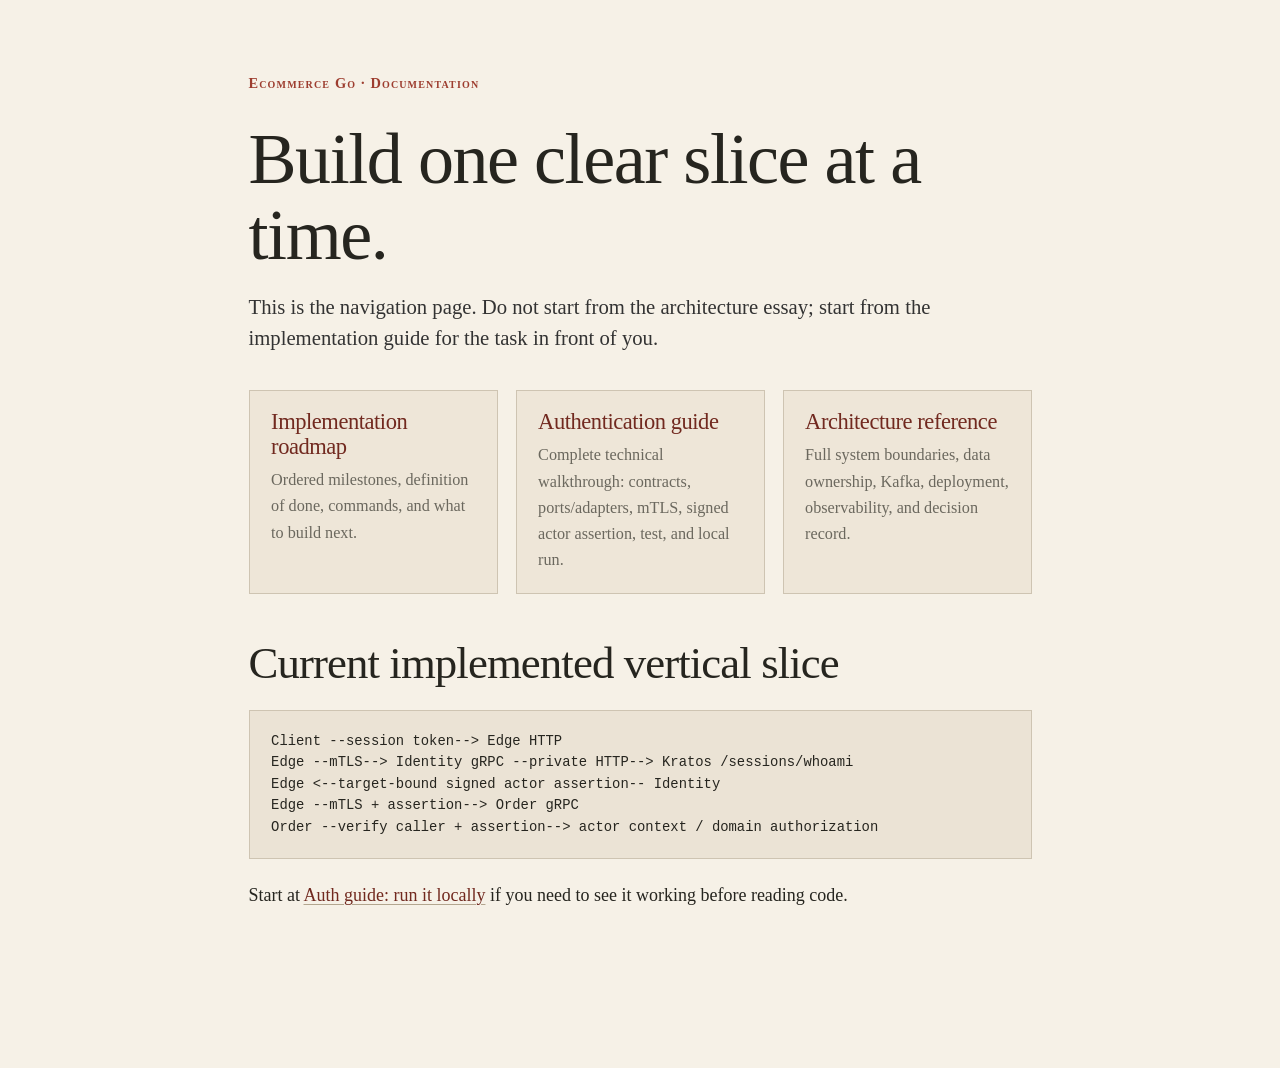
<file: docs/index.html>
<!doctype html>
<html lang="en">
<head>
  <meta charset="utf-8"><meta name="viewport" content="width=device-width, initial-scale=1">
  <title>Ecommerce Go — Documentation</title><link rel="stylesheet" href="style.css">
</head>
<body><main>
  <p class="eyebrow">Ecommerce Go · Documentation</p>
  <h1>Build one clear slice at a time.</h1>
  <p class="lead">This is the navigation page. Do not start from the architecture essay; start from the implementation guide for the task in front of you.</p>
  <section class="grid">
    <a class="card" href="implementation.html"><h2>Implementation roadmap</h2><p>Ordered milestones, definition of done, commands, and what to build next.</p></a>
    <a class="card" href="auth.html"><h2>Authentication guide</h2><p>Complete technical walkthrough: contracts, ports/adapters, mTLS, signed actor assertion, test, and local run.</p></a>
    <a class="card" href="architecture.html"><h2>Architecture reference</h2><p>Full system boundaries, data ownership, Kafka, deployment, observability, and decision record.</p></a>
  </section>
  <section><h2>Current implemented vertical slice</h2><pre><code>Client --session token--> Edge HTTP
Edge --mTLS--> Identity gRPC --private HTTP--> Kratos /sessions/whoami
Edge <--target-bound signed actor assertion-- Identity
Edge --mTLS + assertion--> Order gRPC
Order --verify caller + assertion--> actor context / domain authorization</code></pre>
  <p>Start at <a href="auth.html#run">Auth guide: run it locally</a> if you need to see it working before reading code.</p></section>
</main></body></html>
</file>
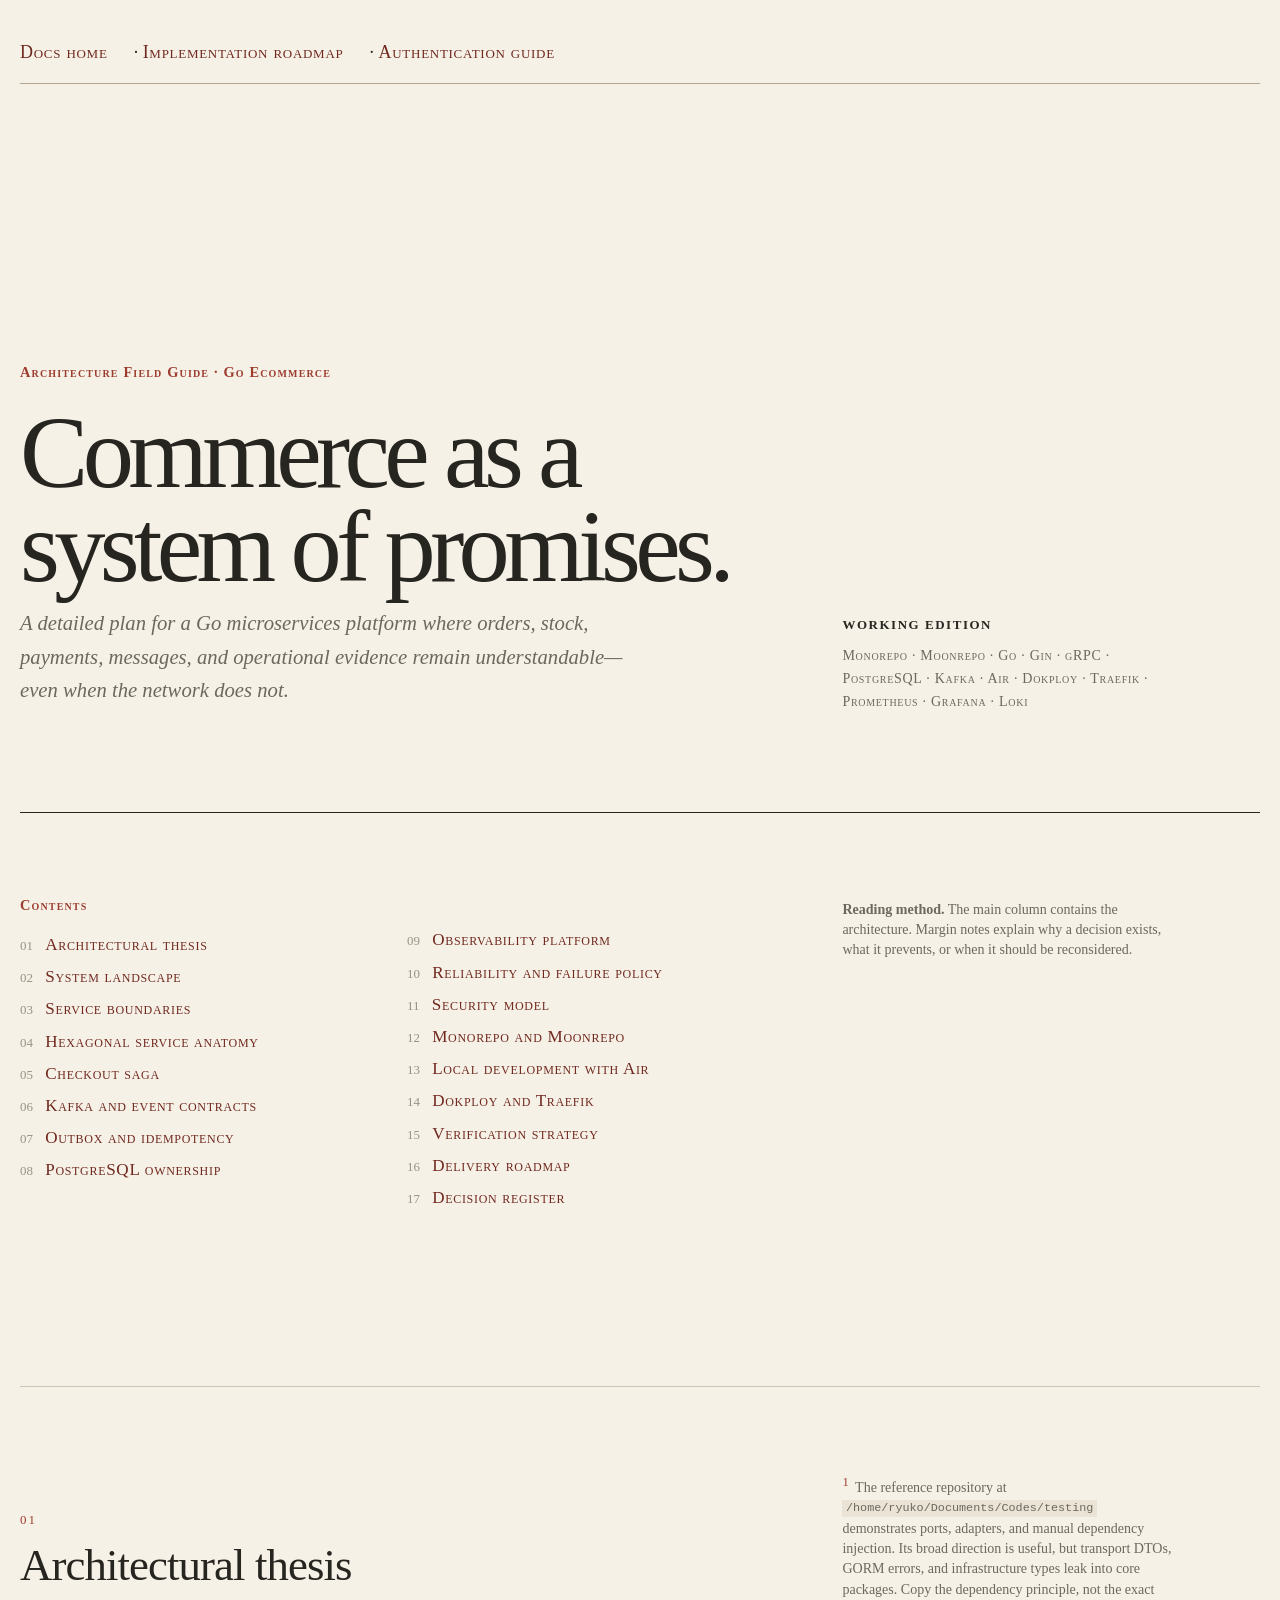
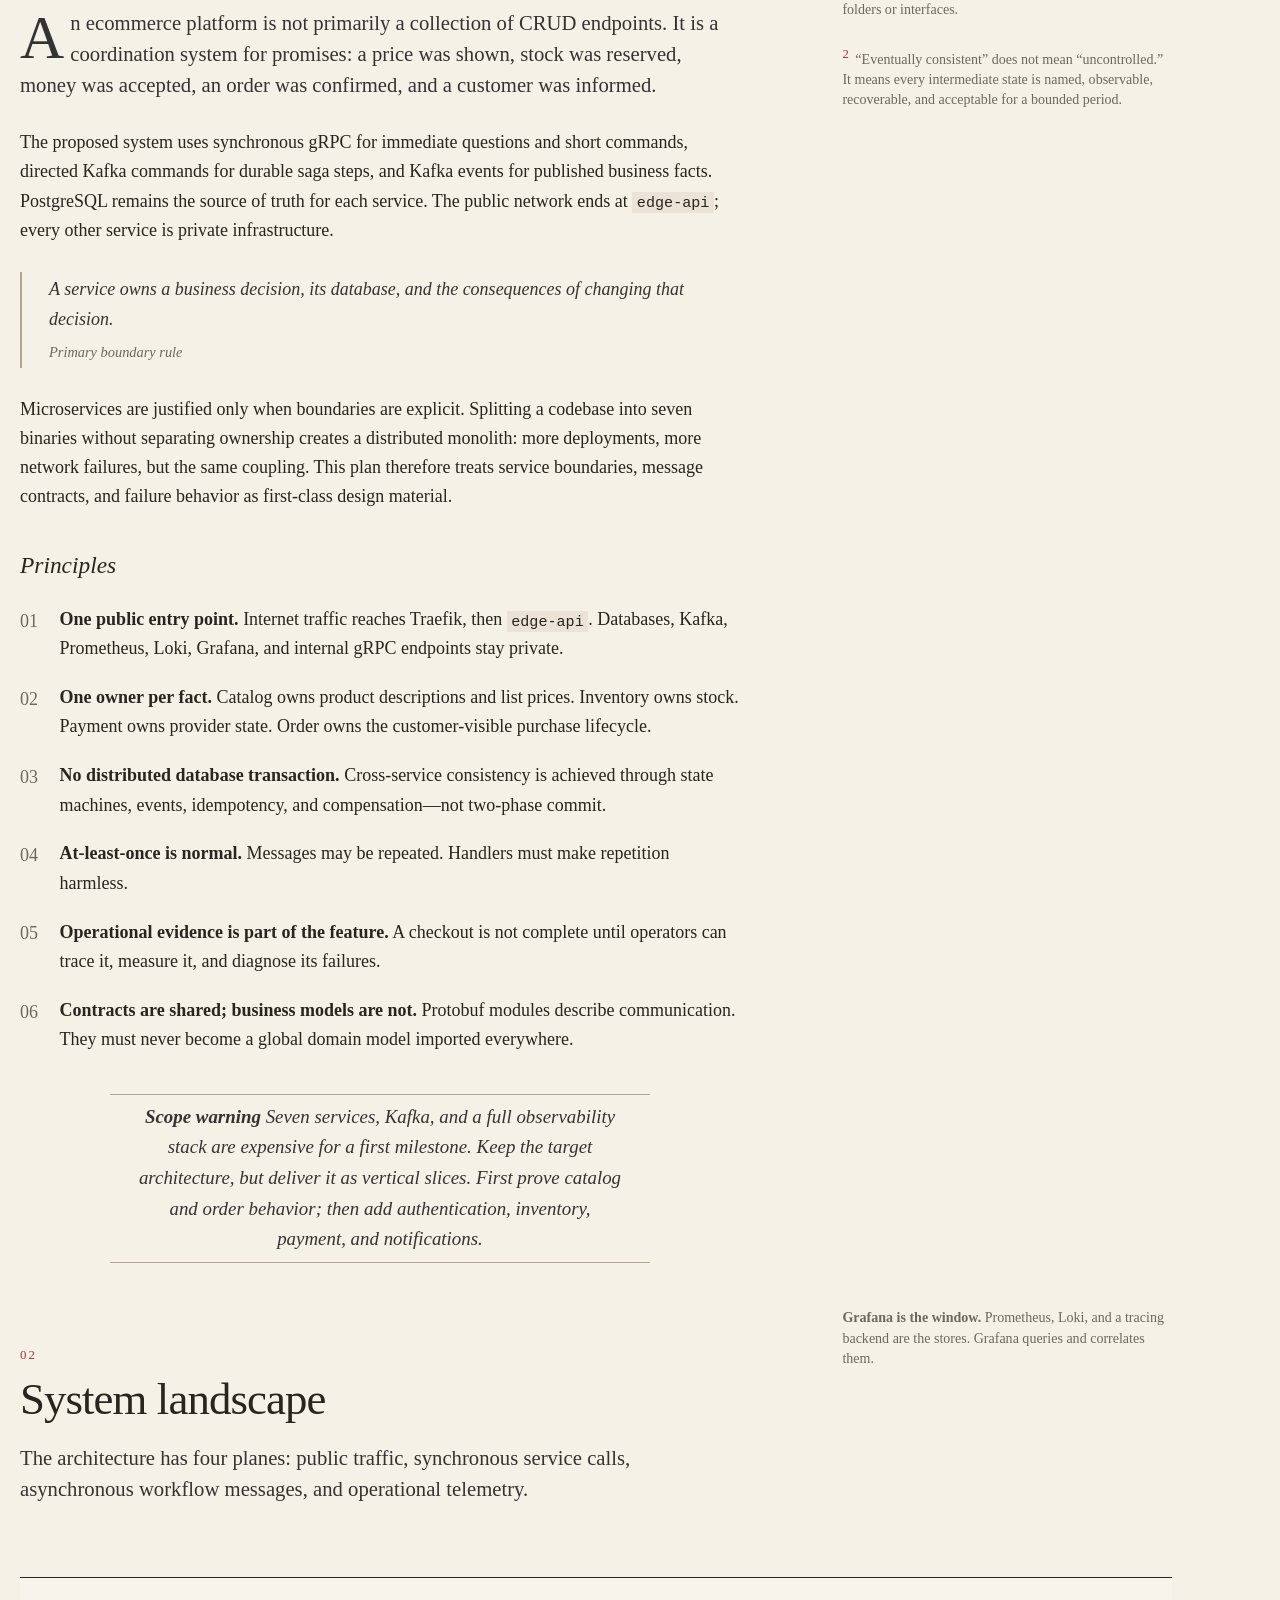
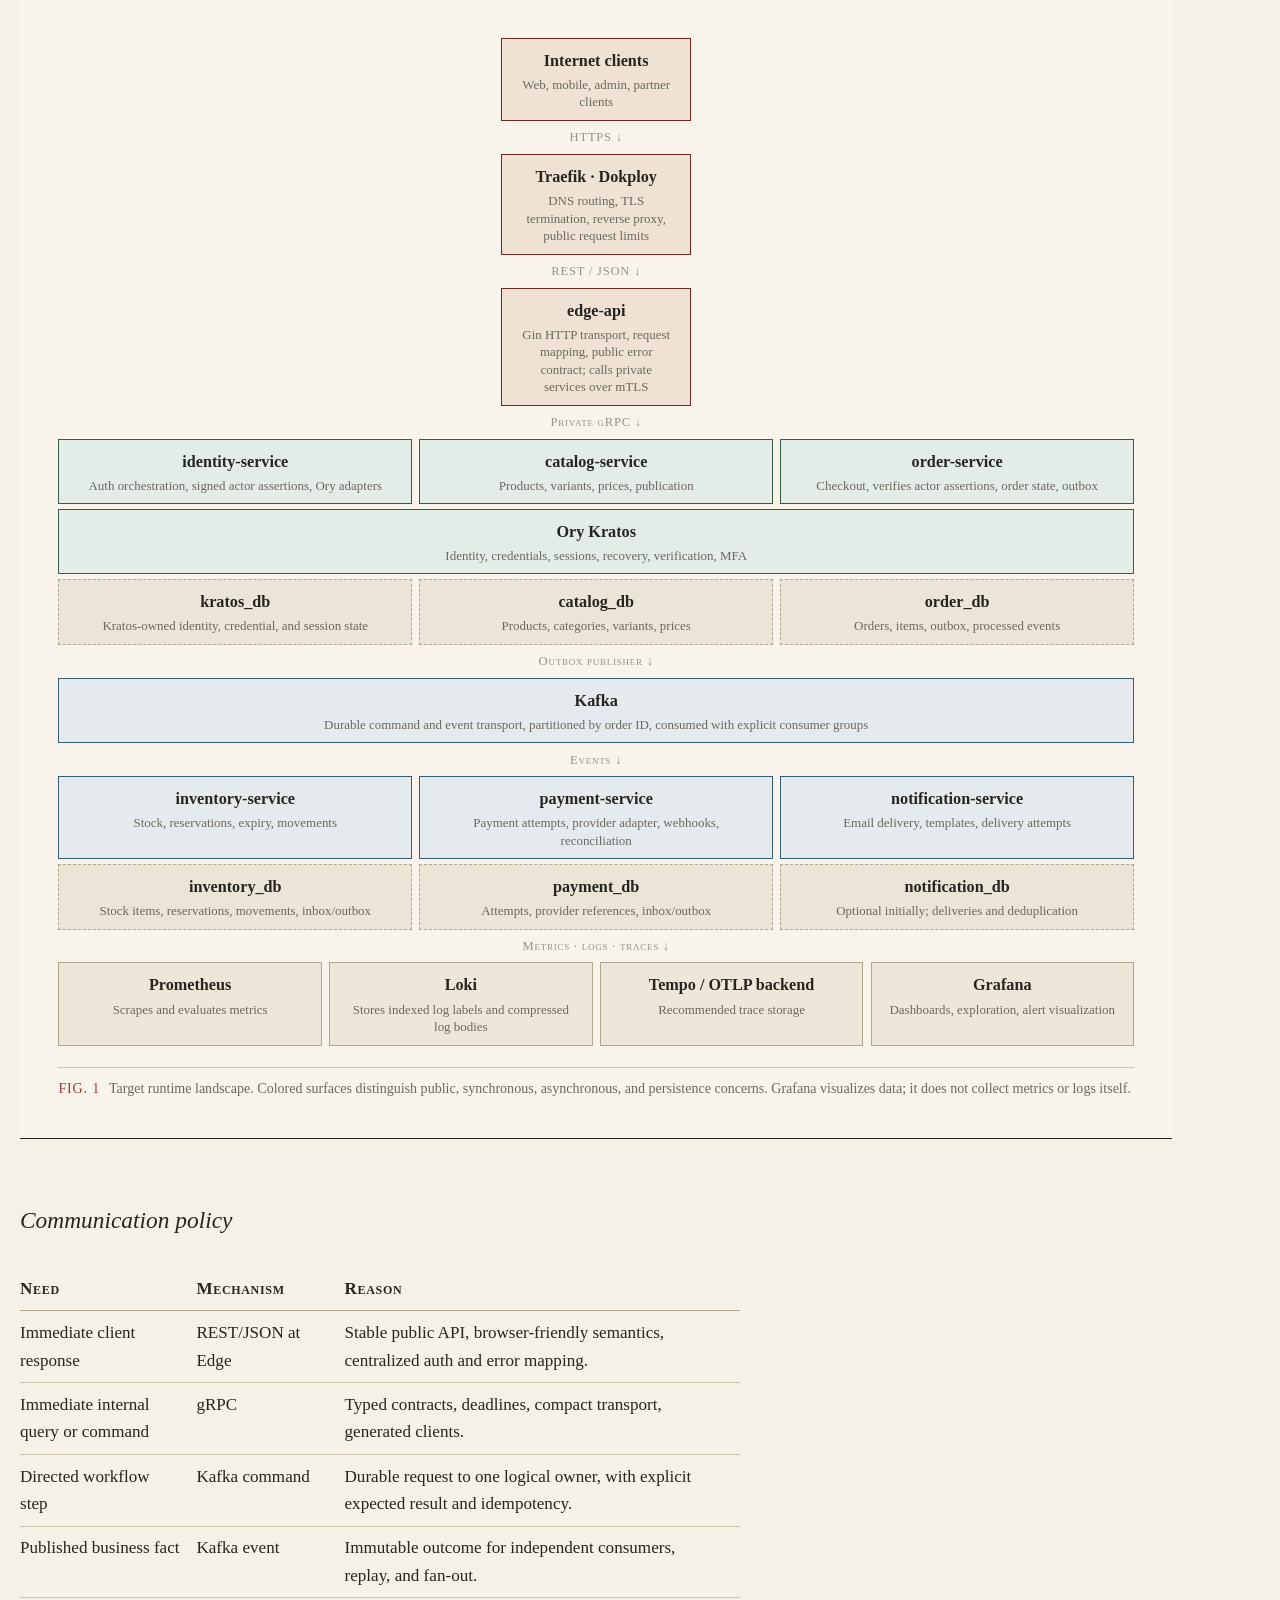
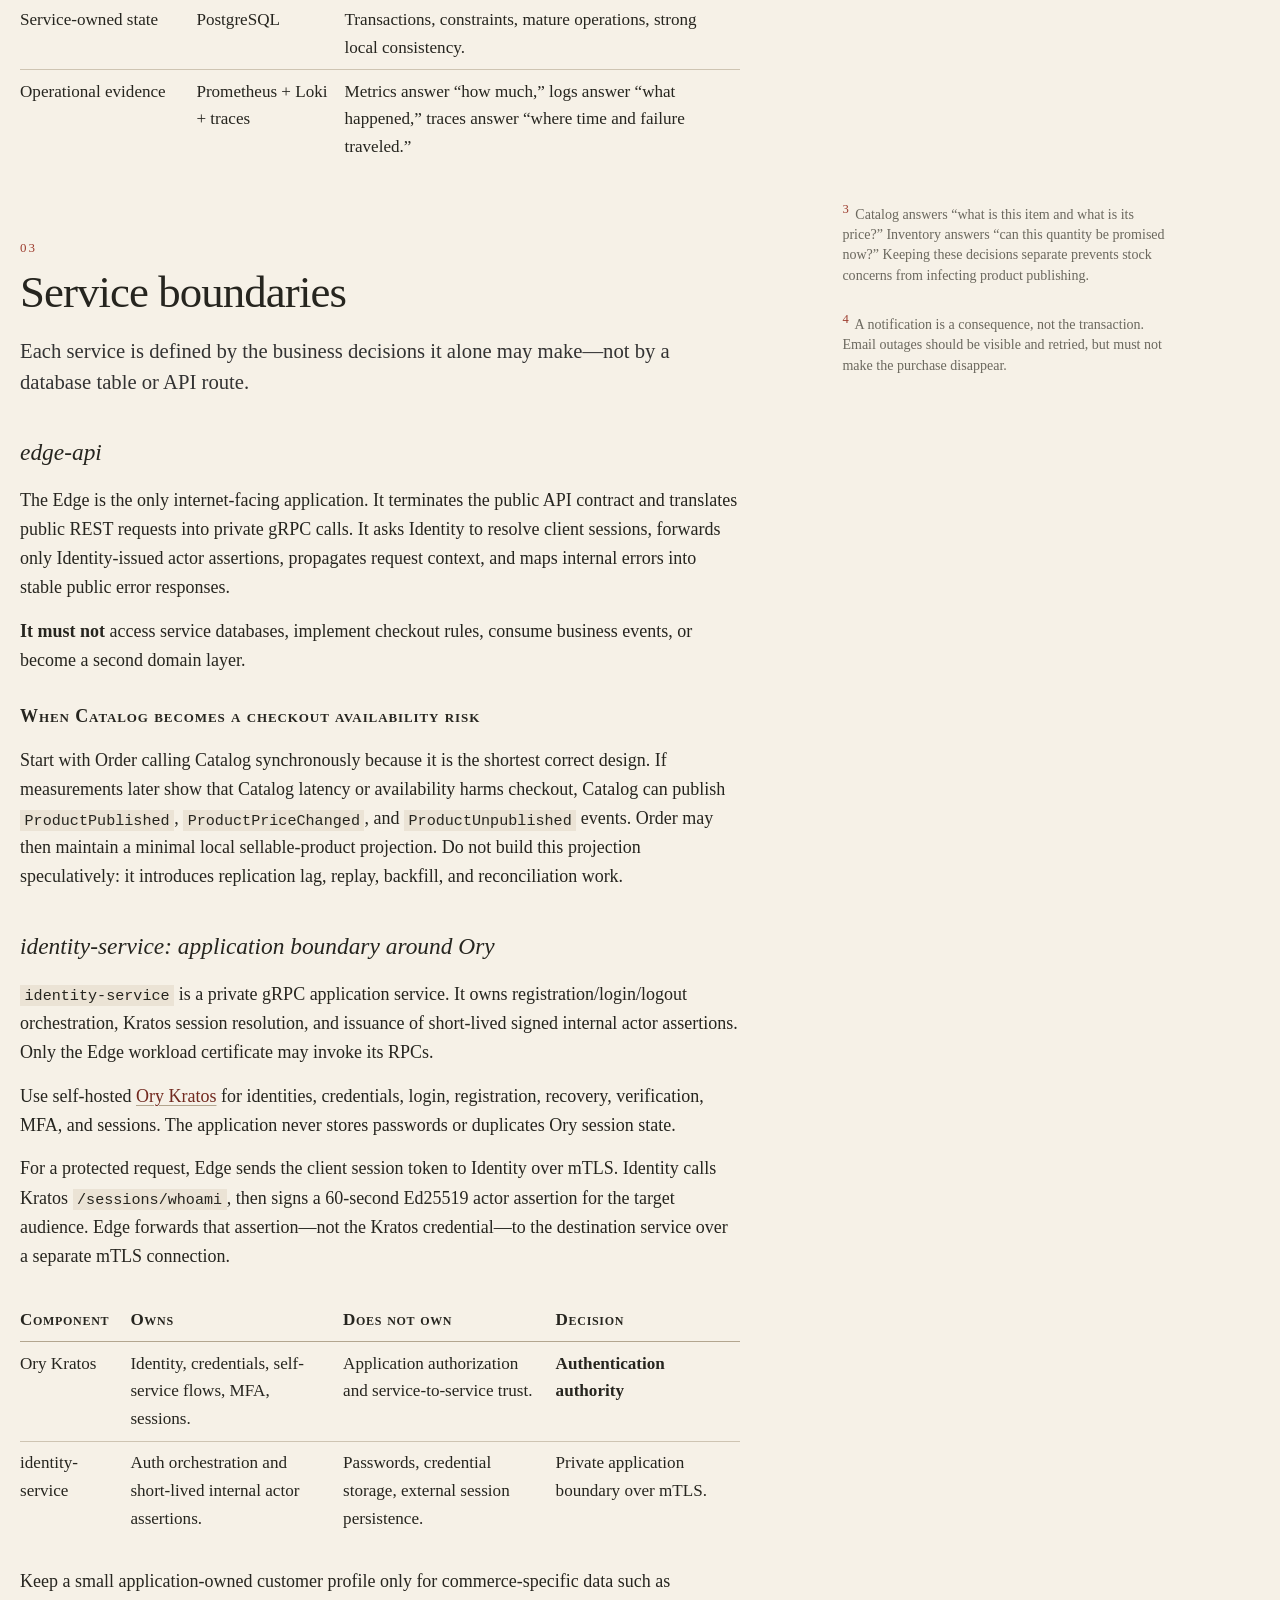
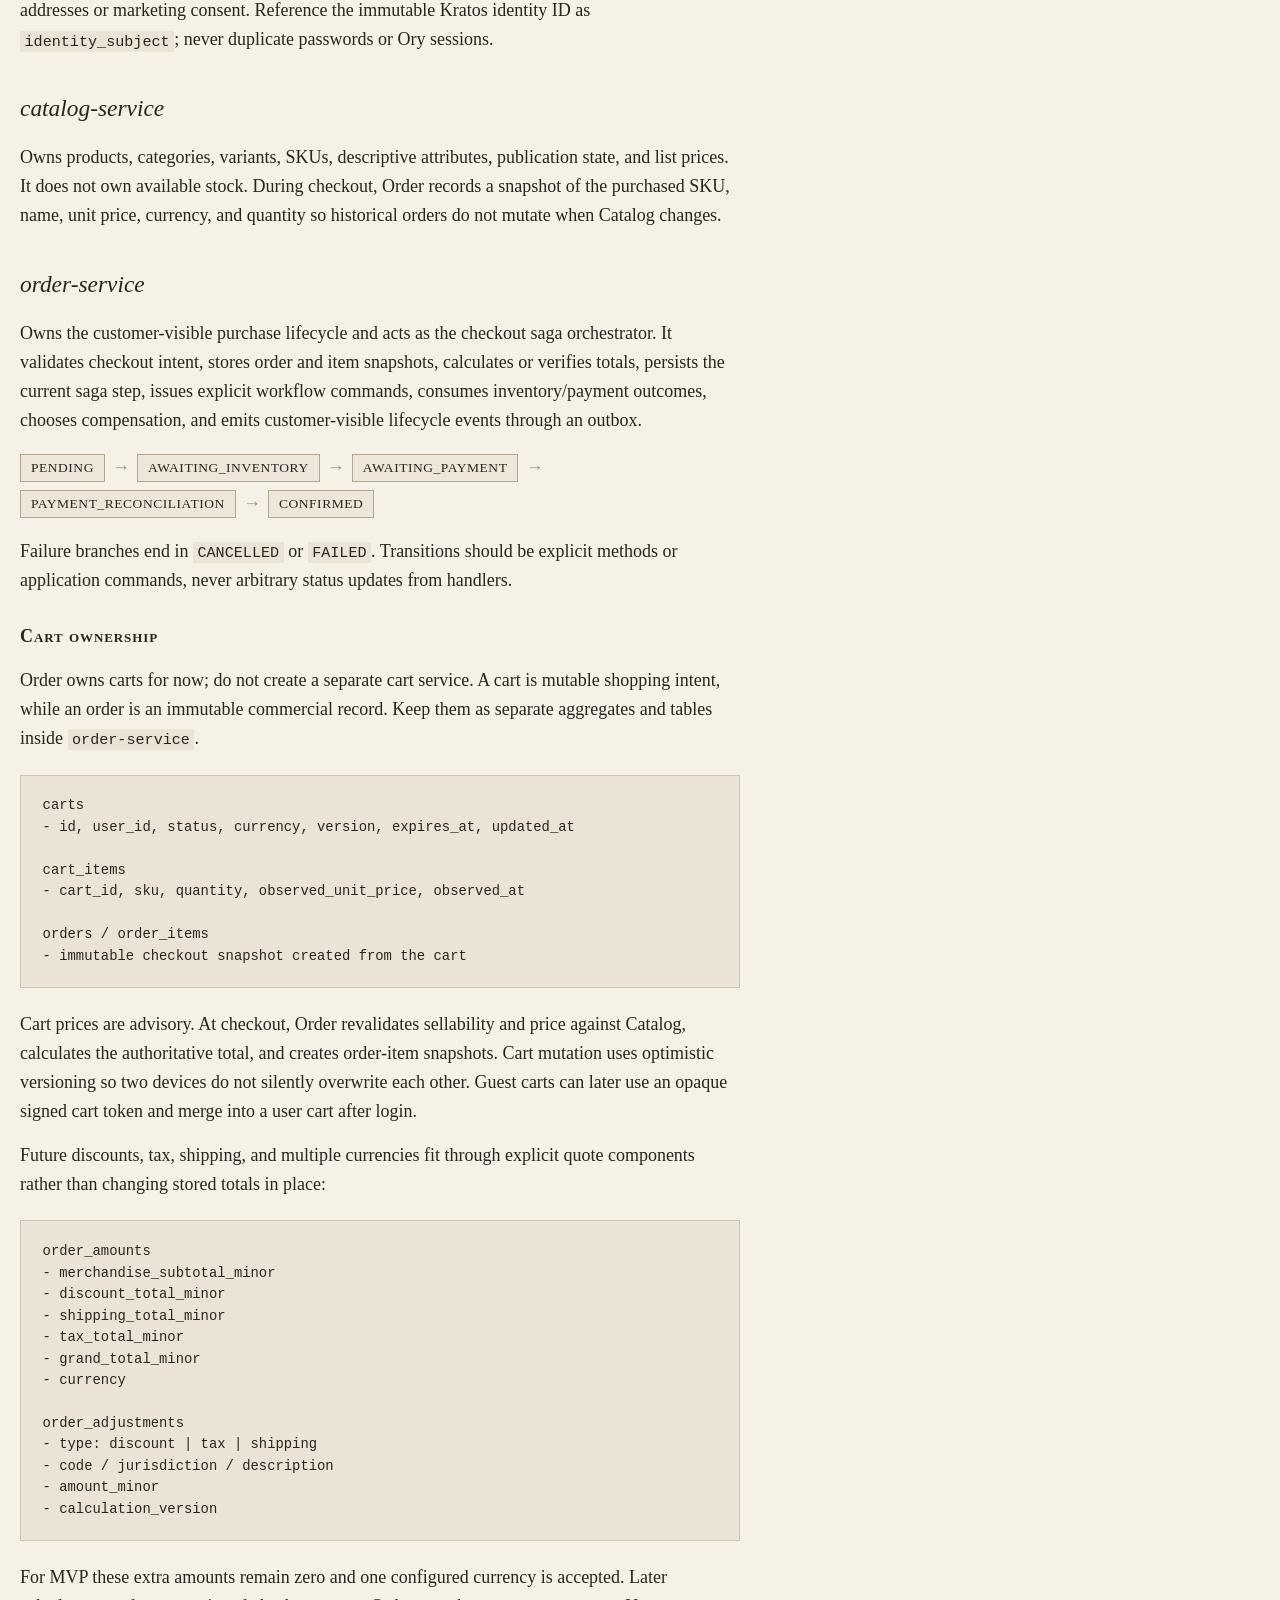
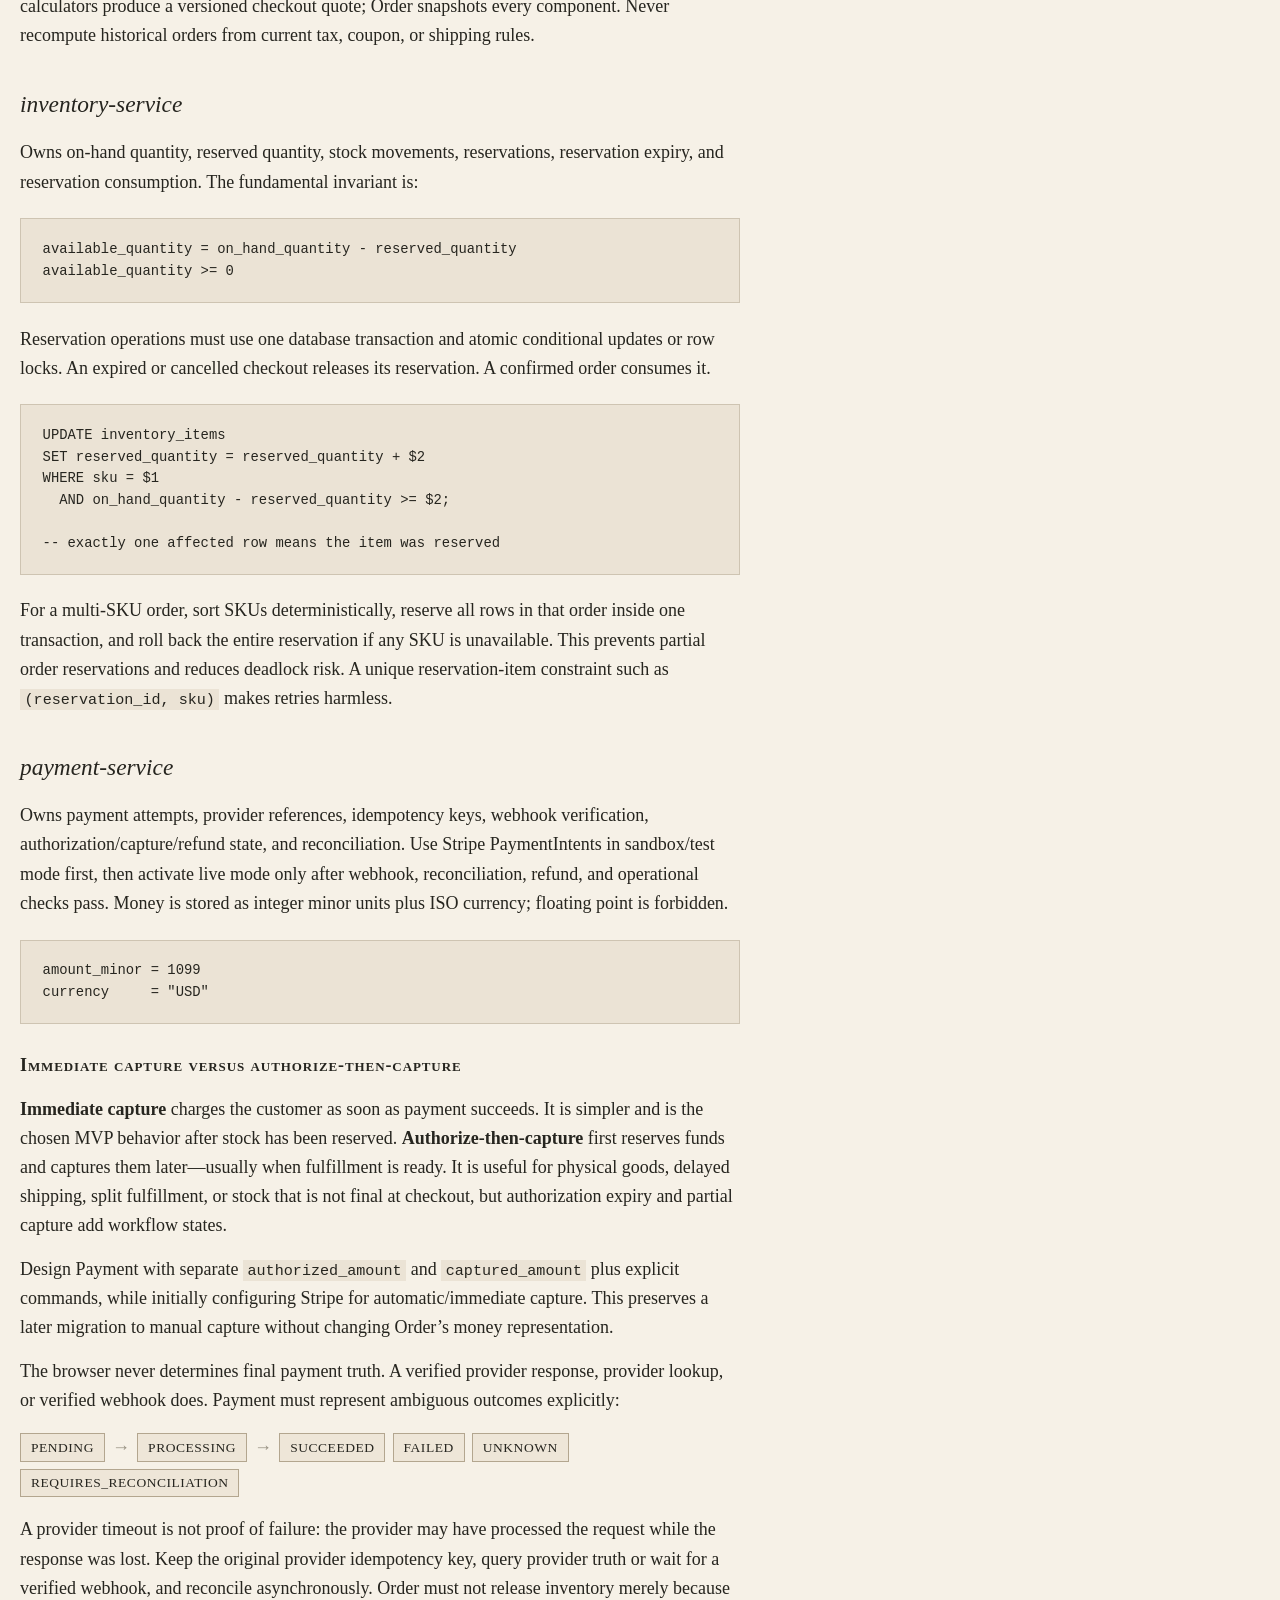
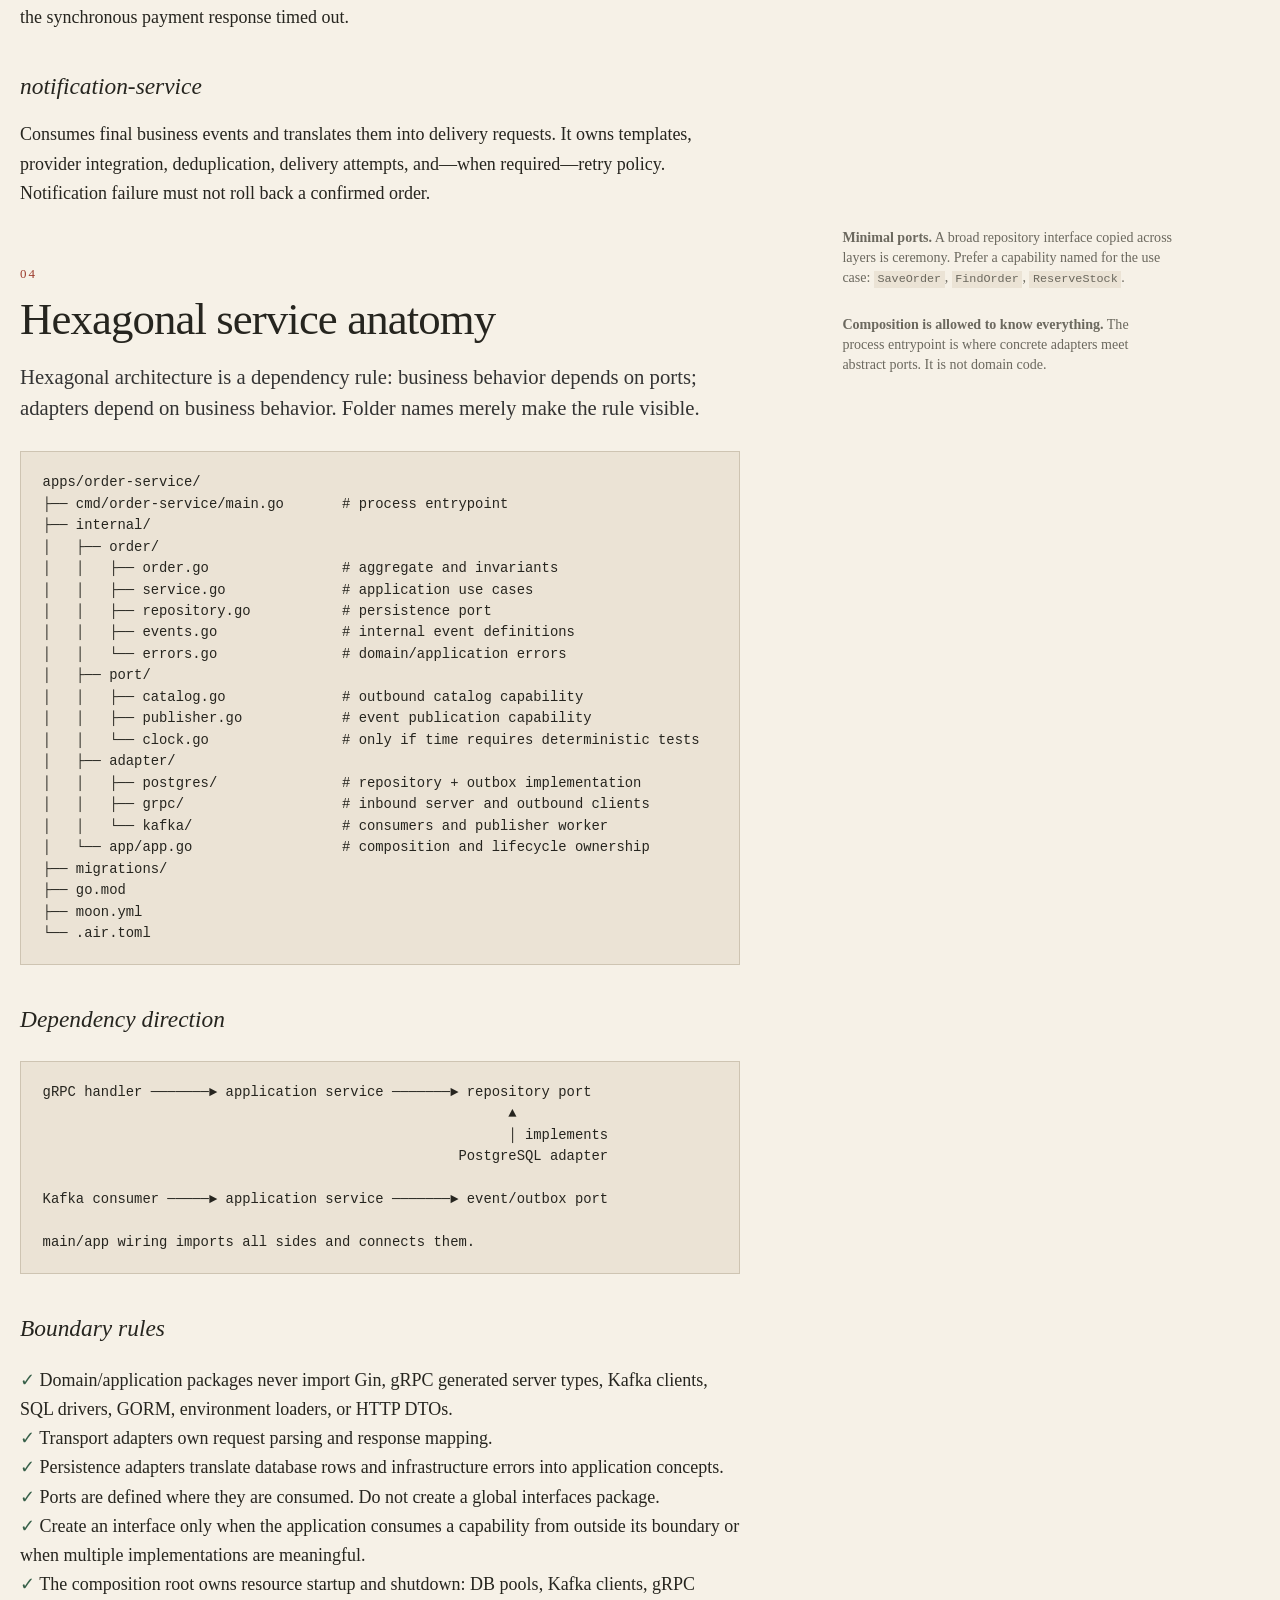
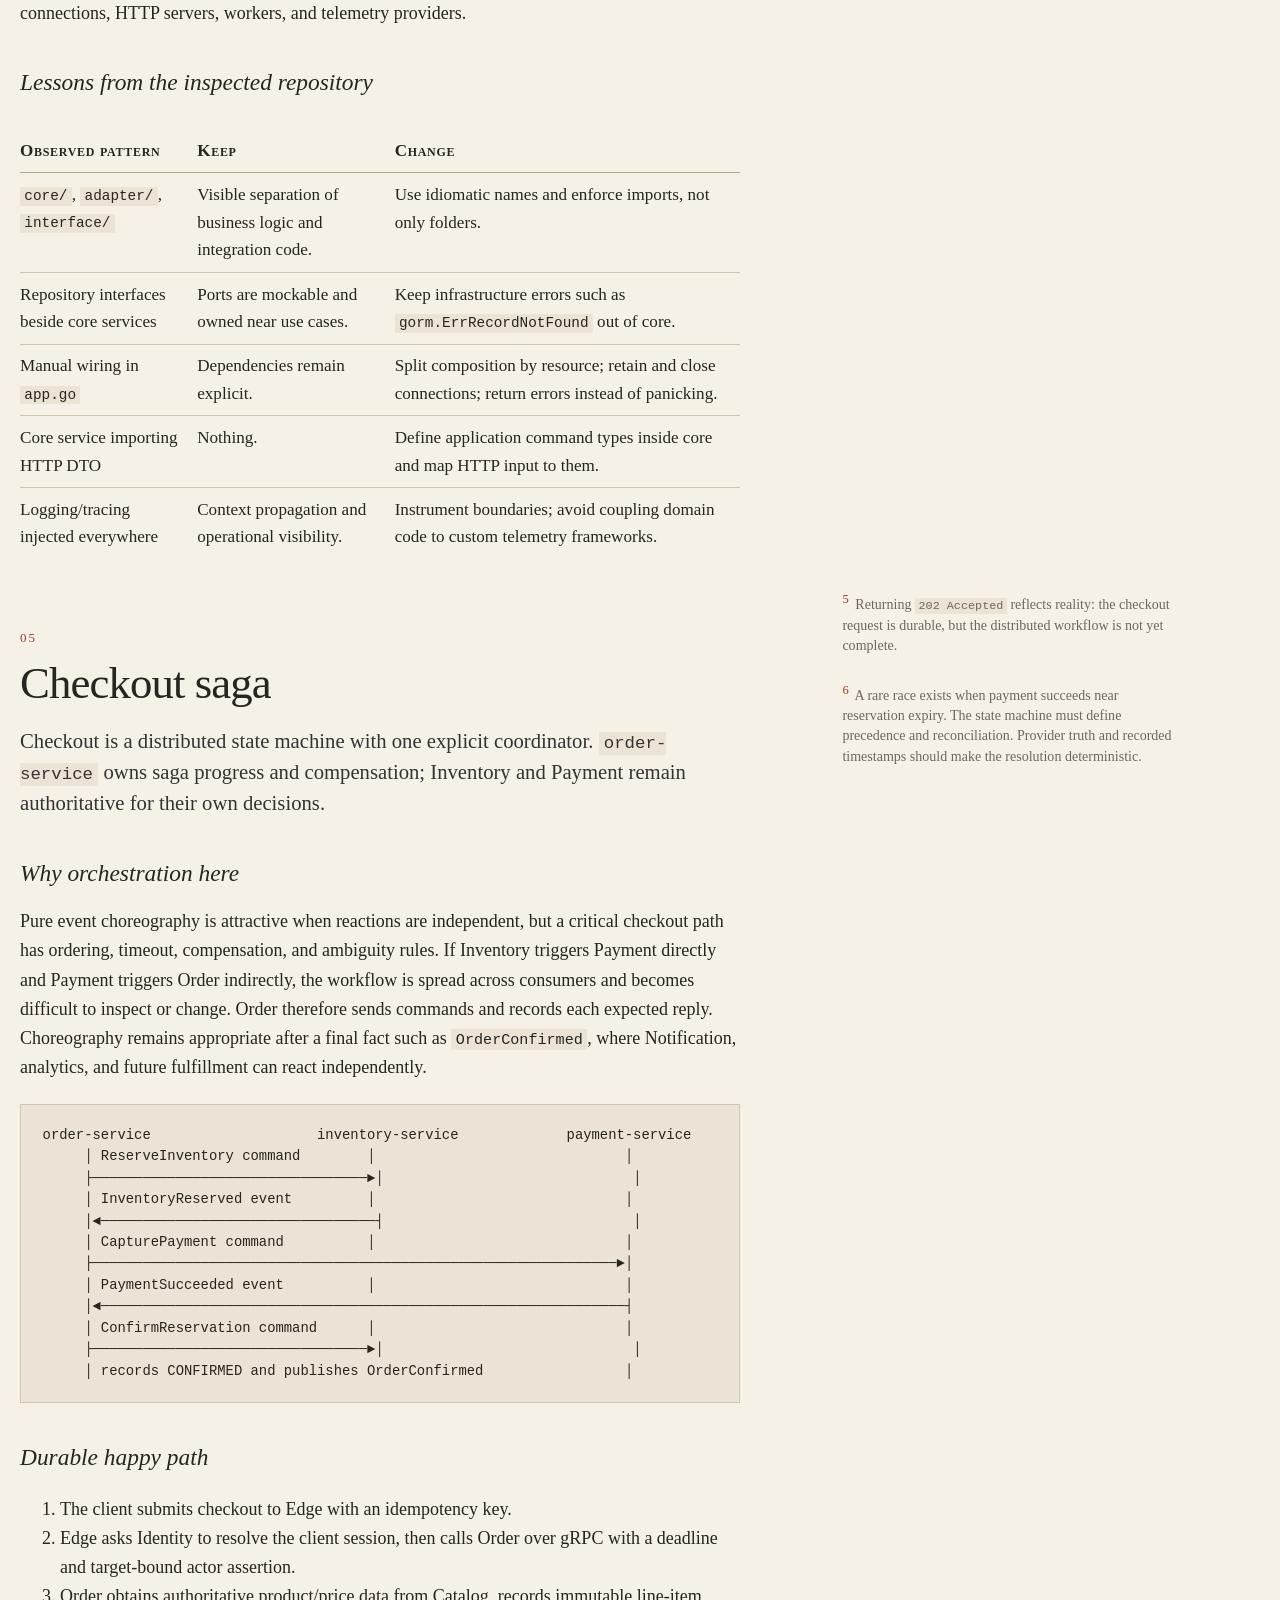
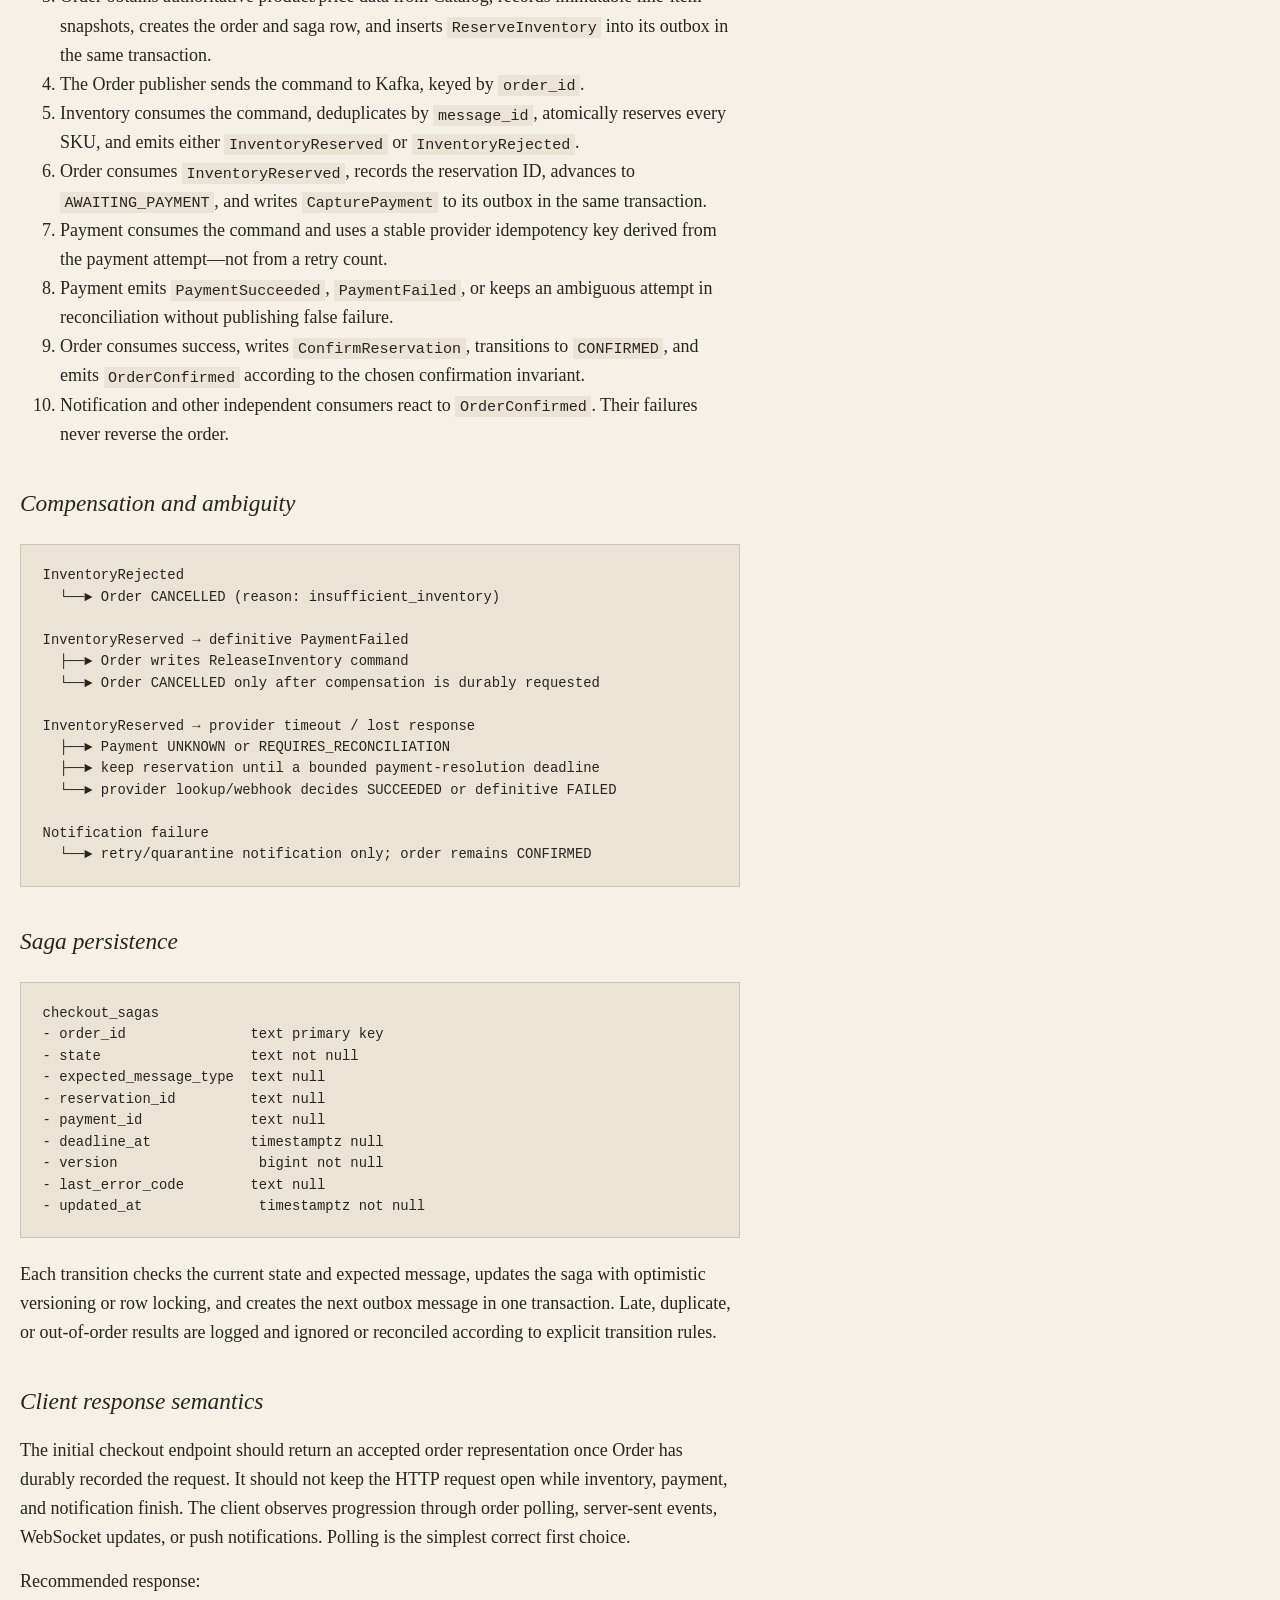
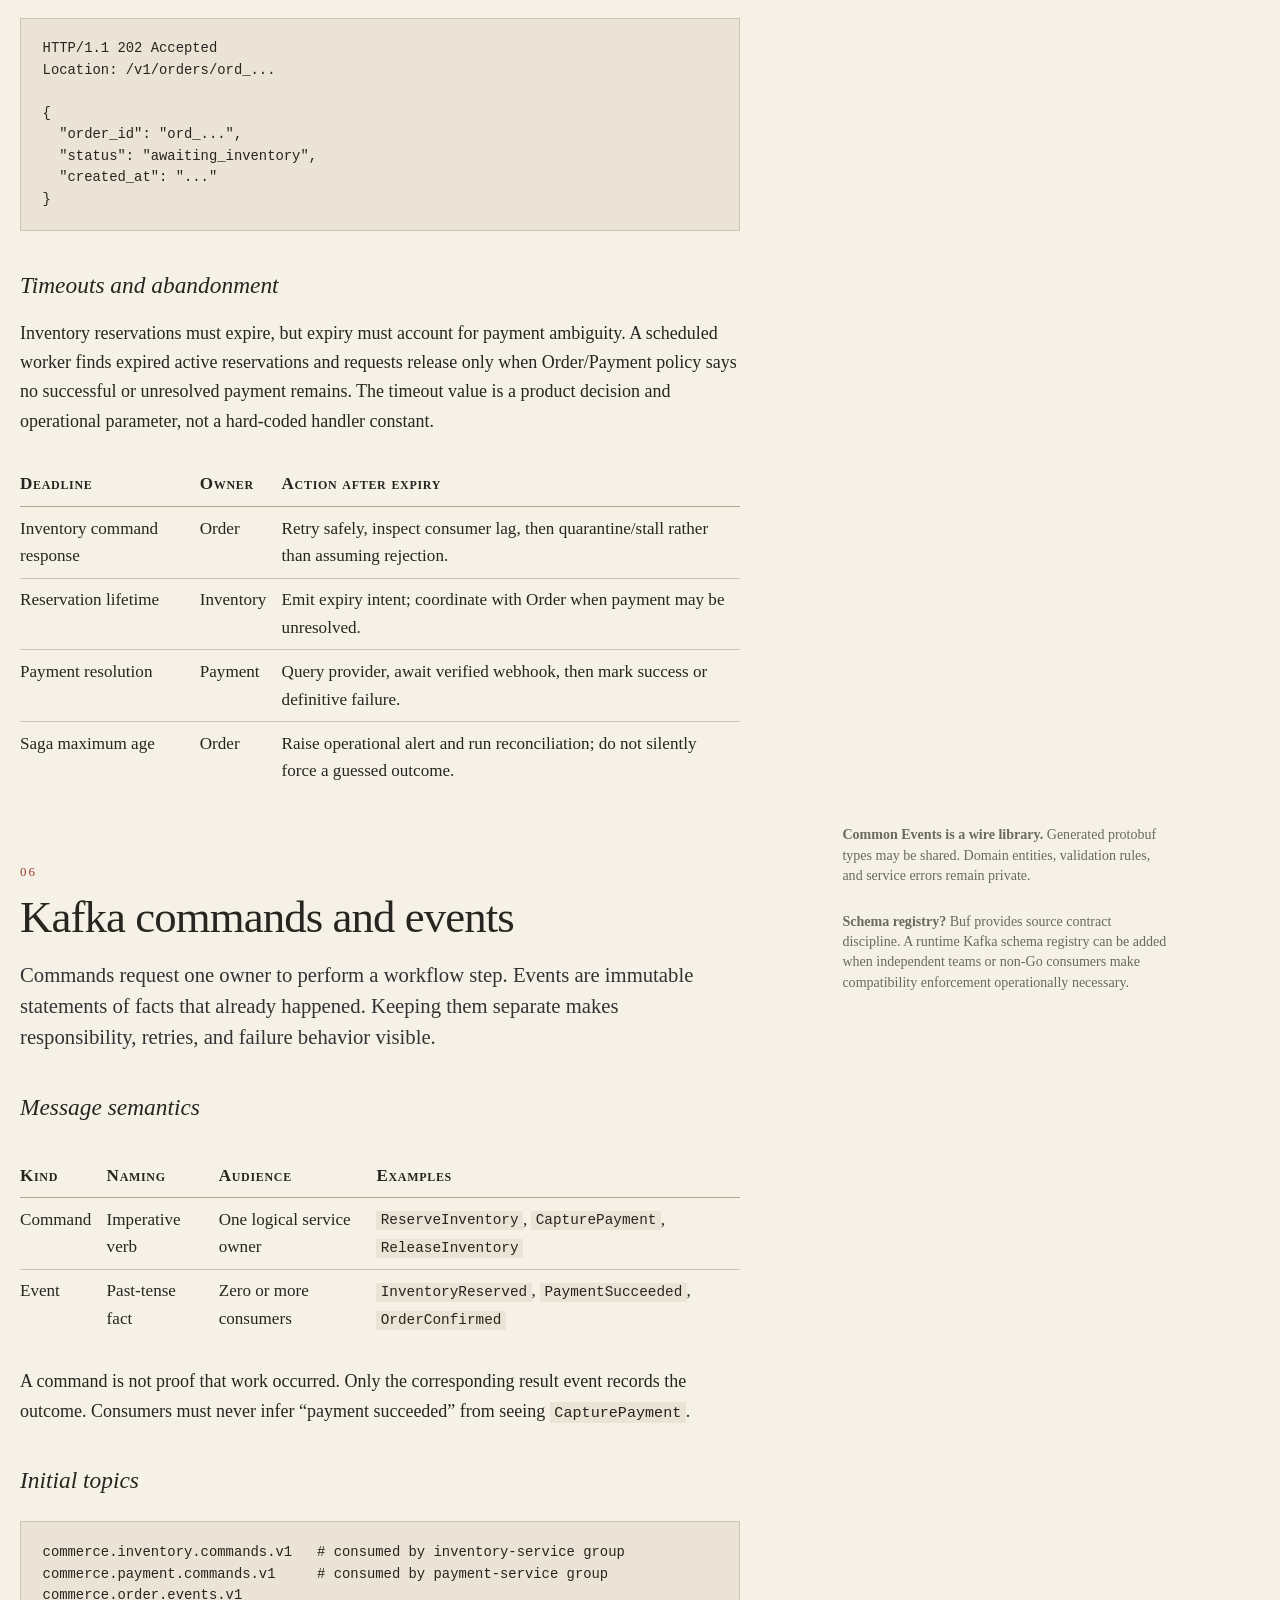
<file: docs/architecture.html>
<!doctype html>
<html lang="en">
<head>
  <meta charset="utf-8">
  <meta name="viewport" content="width=device-width, initial-scale=1">
  <meta name="description" content="A detailed architecture plan for a Go ecommerce microservices platform using Gin, gRPC, PostgreSQL, Kafka, Moonrepo, Air, Dokploy, Traefik, Prometheus, Grafana, and Loki.">
  <title>Ecommerce Platform — Architecture Field Guide</title>
  <link rel="stylesheet" href="style.css">
</head>
<body>
  <div class="page">
    <nav aria-label="Documentation"><a href="index.html">Docs home</a> · <a href="implementation.html">Implementation roadmap</a> · <a href="auth.html">Authentication guide</a></nav>
    <header>
      <div>
        <p class="kicker">Architecture Field Guide · Go Ecommerce</p>
        <h1>Commerce as a system of promises.</h1>
        <p class="subtitle">A detailed plan for a Go microservices platform where orders, stock, payments, messages, and operational evidence remain understandable—even when the network does not.</p>
      </div>
      <aside class="edition">
        <strong>Working edition</strong>
        Monorepo · Moonrepo · Go · Gin · gRPC · PostgreSQL · Kafka · Air · Dokploy · Traefik · Prometheus · Grafana · Loki
      </aside>
    </header>

    <nav class="toc" aria-label="Table of contents">
      <div>
        <p class="eyebrow">Contents</p>
        <ol>
          <li><a href="#thesis">Architectural thesis</a></li>
          <li><a href="#landscape">System landscape</a></li>
          <li><a href="#boundaries">Service boundaries</a></li>
          <li><a href="#hexagonal">Hexagonal service anatomy</a></li>
          <li><a href="#checkout">Checkout saga</a></li>
          <li><a href="#events">Kafka and event contracts</a></li>
          <li><a href="#outbox">Outbox and idempotency</a></li>
          <li><a href="#data">PostgreSQL ownership</a></li>
          <li><a href="#observability">Observability platform</a></li>
          <li><a href="#reliability">Reliability and failure policy</a></li>
          <li><a href="#security">Security model</a></li>
          <li><a href="#monorepo">Monorepo and Moonrepo</a></li>
          <li><a href="#development">Local development with Air</a></li>
          <li><a href="#deployment">Dokploy and Traefik</a></li>
          <li><a href="#testing">Verification strategy</a></li>
          <li><a href="#delivery">Delivery roadmap</a></li>
          <li><a href="#decisions">Decision register</a></li>
        </ol>
      </div>
      <aside class="margin-column">
        <p class="margin-note"><strong>Reading method.</strong> The main column contains the architecture. Margin notes explain why a decision exists, what it prevents, or when it should be reconsidered.</p>
      </aside>
    </nav>

    <main>
      <section id="thesis">
        <article class="content">
          <h2><span class="number">01</span>Architectural thesis</h2>
          <p class="lead dropcap">An ecommerce platform is not primarily a collection of CRUD endpoints. It is a coordination system for promises: a price was shown, stock was reserved, money was accepted, an order was confirmed, and a customer was informed.</p>
          <p>The proposed system uses synchronous gRPC for immediate questions and short commands, directed Kafka commands for durable saga steps, and Kafka events for published business facts. PostgreSQL remains the source of truth for each service. The public network ends at <code>edge-api</code>; every other service is private infrastructure.</p>
          <blockquote>
            A service owns a business decision, its database, and the consequences of changing that decision.
            <footer>Primary boundary rule</footer>
          </blockquote>
          <p>Microservices are justified only when boundaries are explicit. Splitting a codebase into seven binaries without separating ownership creates a distributed monolith: more deployments, more network failures, but the same coupling. This plan therefore treats service boundaries, message contracts, and failure behavior as first-class design material.</p>

          <h3>Principles</h3>
          <div class="rule"><b>01</b><p><strong>One public entry point.</strong> Internet traffic reaches Traefik, then <code>edge-api</code>. Databases, Kafka, Prometheus, Loki, Grafana, and internal gRPC endpoints stay private.</p></div>
          <div class="rule"><b>02</b><p><strong>One owner per fact.</strong> Catalog owns product descriptions and list prices. Inventory owns stock. Payment owns provider state. Order owns the customer-visible purchase lifecycle.</p></div>
          <div class="rule"><b>03</b><p><strong>No distributed database transaction.</strong> Cross-service consistency is achieved through state machines, events, idempotency, and compensation—not two-phase commit.</p></div>
          <div class="rule"><b>04</b><p><strong>At-least-once is normal.</strong> Messages may be repeated. Handlers must make repetition harmless.</p></div>
          <div class="rule"><b>05</b><p><strong>Operational evidence is part of the feature.</strong> A checkout is not complete until operators can trace it, measure it, and diagnose its failures.</p></div>
          <div class="rule"><b>06</b><p><strong>Contracts are shared; business models are not.</strong> Protobuf modules describe communication. They must never become a global domain model imported everywhere.</p></div>

          <div class="callout">
            <strong>Scope warning</strong>
            Seven services, Kafka, and a full observability stack are expensive for a first milestone. Keep the target architecture, but deliver it as vertical slices. First prove catalog and order behavior; then add authentication, inventory, payment, and notifications.
          </div>
        </article>
        <aside class="margin-column">
          <p class="sidenote"><span class="mark">1</span> The reference repository at <code>/home/ryuko/Documents/Codes/testing</code> demonstrates ports, adapters, and manual dependency injection. Its broad direction is useful, but transport DTOs, GORM errors, and infrastructure types leak into core packages. Copy the dependency principle, not the exact folders or interfaces.</p>
          <p class="sidenote"><span class="mark">2</span> “Eventually consistent” does not mean “uncontrolled.” It means every intermediate state is named, observable, recoverable, and acceptable for a bounded period.</p>
        </aside>
      </section>

      <section id="landscape">
        <article class="content">
          <h2><span class="number">02</span>System landscape</h2>
          <p class="lead">The architecture has four planes: public traffic, synchronous service calls, asynchronous workflow messages, and operational telemetry.</p>
        </article>

        <figure class="figure">
          <div class="architecture" role="img" aria-label="Ecommerce microservices architecture diagram">
            <div class="arch-row">
              <div class="node public center-4"><strong>Internet clients</strong><small>Web, mobile, admin, partner clients</small></div>
            </div>
            <div class="connector">HTTPS ↓</div>
            <div class="arch-row">
              <div class="node public center-4"><strong>Traefik · Dokploy</strong><small>DNS routing, TLS termination, reverse proxy, public request limits</small></div>
            </div>
            <div class="connector">REST / JSON ↓</div>
            <div class="arch-row">
              <div class="node public center-4"><strong>edge-api</strong><small>Gin HTTP transport, request mapping, public error contract; calls private services over mTLS</small></div>
            </div>
            <div class="connector">Private gRPC ↓</div>
            <div class="arch-row">
              <div class="node sync span-4"><strong>identity-service</strong><small>Auth orchestration, signed actor assertions, Ory adapters</small></div>
              <div class="node sync span-4"><strong>catalog-service</strong><small>Products, variants, prices, publication</small></div>
              <div class="node sync span-4"><strong>order-service</strong><small>Checkout, verifies actor assertions, order state, outbox</small></div>
            </div>
            <div class="arch-row">
              <div class="node sync span-4"><strong>Ory Kratos</strong><small>Identity, credentials, sessions, recovery, verification, MFA</small></div>
            </div>
            <div class="arch-row">
              <div class="node data span-4"><strong>kratos_db</strong><small>Kratos-owned identity, credential, and session state</small></div>
              <div class="node data span-4"><strong>catalog_db</strong><small>Products, categories, variants, prices</small></div>
              <div class="node data span-4"><strong>order_db</strong><small>Orders, items, outbox, processed events</small></div>
            </div>
            <div class="connector">Outbox publisher ↓</div>
            <div class="arch-row">
              <div class="node async span-12"><strong>Kafka</strong><small>Durable command and event transport, partitioned by order ID, consumed with explicit consumer groups</small></div>
            </div>
            <div class="connector">Events ↓</div>
            <div class="arch-row">
              <div class="node async span-4"><strong>inventory-service</strong><small>Stock, reservations, expiry, movements</small></div>
              <div class="node async span-4"><strong>payment-service</strong><small>Payment attempts, provider adapter, webhooks, reconciliation</small></div>
              <div class="node async span-4"><strong>notification-service</strong><small>Email delivery, templates, delivery attempts</small></div>
            </div>
            <div class="arch-row">
              <div class="node data span-4"><strong>inventory_db</strong><small>Stock items, reservations, movements, inbox/outbox</small></div>
              <div class="node data span-4"><strong>payment_db</strong><small>Attempts, provider references, inbox/outbox</small></div>
              <div class="node data span-4"><strong>notification_db</strong><small>Optional initially; deliveries and deduplication</small></div>
            </div>
            <div class="connector">Metrics · logs · traces ↓</div>
            <div class="arch-row">
              <div class="node span-3"><strong>Prometheus</strong><small>Scrapes and evaluates metrics</small></div>
              <div class="node span-3"><strong>Loki</strong><small>Stores indexed log labels and compressed log bodies</small></div>
              <div class="node span-3"><strong>Tempo / OTLP backend</strong><small>Recommended trace storage</small></div>
              <div class="node span-3"><strong>Grafana</strong><small>Dashboards, exploration, alert visualization</small></div>
            </div>
          </div>
          <figcaption><span class="figure-number">FIG. 1</span> Target runtime landscape. Colored surfaces distinguish public, synchronous, asynchronous, and persistence concerns. Grafana visualizes data; it does not collect metrics or logs itself.</figcaption>
        </figure>

        <article class="content">
          <h3>Communication policy</h3>
          <table>
            <thead><tr><th>Need</th><th>Mechanism</th><th>Reason</th></tr></thead>
            <tbody>
              <tr><td>Immediate client response</td><td>REST/JSON at Edge</td><td>Stable public API, browser-friendly semantics, centralized auth and error mapping.</td></tr>
              <tr><td>Immediate internal query or command</td><td>gRPC</td><td>Typed contracts, deadlines, compact transport, generated clients.</td></tr>
              <tr><td>Directed workflow step</td><td>Kafka command</td><td>Durable request to one logical owner, with explicit expected result and idempotency.</td></tr>
              <tr><td>Published business fact</td><td>Kafka event</td><td>Immutable outcome for independent consumers, replay, and fan-out.</td></tr>
              <tr><td>Service-owned state</td><td>PostgreSQL</td><td>Transactions, constraints, mature operations, strong local consistency.</td></tr>
              <tr><td>Operational evidence</td><td>Prometheus + Loki + traces</td><td>Metrics answer “how much,” logs answer “what happened,” traces answer “where time and failure traveled.”</td></tr>
            </tbody>
          </table>
        </article>
        <aside class="margin-column">
          <p class="margin-note"><strong>Grafana is the window.</strong> Prometheus, Loki, and a tracing backend are the stores. Grafana queries and correlates them.</p>
        </aside>
      </section>

      <section id="boundaries">
        <article class="content">
          <h2><span class="number">03</span>Service boundaries</h2>
          <p class="lead">Each service is defined by the business decisions it alone may make—not by a database table or API route.</p>

          <h3>edge-api</h3>
          <p>The Edge is the only internet-facing application. It terminates the public API contract and translates public REST requests into private gRPC calls. It asks Identity to resolve client sessions, forwards only Identity-issued actor assertions, propagates request context, and maps internal errors into stable public error responses.</p>
          <p><strong>It must not</strong> access service databases, implement checkout rules, consume business events, or become a second domain layer.</p>

          <h4>When Catalog becomes a checkout availability risk</h4>
          <p>Start with Order calling Catalog synchronously because it is the shortest correct design. If measurements later show that Catalog latency or availability harms checkout, Catalog can publish <code>ProductPublished</code>, <code>ProductPriceChanged</code>, and <code>ProductUnpublished</code> events. Order may then maintain a minimal local sellable-product projection. Do not build this projection speculatively: it introduces replication lag, replay, backfill, and reconciliation work.</p>

          <h3>identity-service: application boundary around Ory</h3>
          <p><code>identity-service</code> is a private gRPC application service. It owns registration/login/logout orchestration, Kratos session resolution, and issuance of short-lived signed internal actor assertions. Only the Edge workload certificate may invoke its RPCs.</p>
          <p>Use self-hosted <a href="https://www.ory.sh/kratos/docs/">Ory Kratos</a> for identities, credentials, login, registration, recovery, verification, MFA, and sessions. The application never stores passwords or duplicates Ory session state.</p>
          <p>For a protected request, Edge sends the client session token to Identity over mTLS. Identity calls Kratos <code>/sessions/whoami</code>, then signs a 60-second Ed25519 actor assertion for the target audience. Edge forwards that assertion—not the Kratos credential—to the destination service over a separate mTLS connection.</p>
          <table>
            <thead><tr><th>Component</th><th>Owns</th><th>Does not own</th><th>Decision</th></tr></thead>
            <tbody>
              <tr><td>Ory Kratos</td><td>Identity, credentials, self-service flows, MFA, sessions.</td><td>Application authorization and service-to-service trust.</td><td><strong>Authentication authority</strong></td></tr>
              <tr><td>identity-service</td><td>Auth orchestration and short-lived internal actor assertions.</td><td>Passwords, credential storage, external session persistence.</td><td>Private application boundary over mTLS.</td></tr>
            </tbody>
          </table>
          <p>Keep a small application-owned customer profile only for commerce-specific data such as addresses or marketing consent. Reference the immutable Kratos identity ID as <code>identity_subject</code>; never duplicate passwords or Ory sessions.</p>

          <h3>catalog-service</h3>
          <p>Owns products, categories, variants, SKUs, descriptive attributes, publication state, and list prices. It does not own available stock. During checkout, Order records a snapshot of the purchased SKU, name, unit price, currency, and quantity so historical orders do not mutate when Catalog changes.</p>

          <h3>order-service</h3>
          <p>Owns the customer-visible purchase lifecycle and acts as the checkout saga orchestrator. It validates checkout intent, stores order and item snapshots, calculates or verifies totals, persists the current saga step, issues explicit workflow commands, consumes inventory/payment outcomes, chooses compensation, and emits customer-visible lifecycle events through an outbox.</p>
          <div class="state-flow" aria-label="Order state flow">
            <span class="state">PENDING</span><span class="arrow">→</span>
            <span class="state">AWAITING_INVENTORY</span><span class="arrow">→</span>
            <span class="state">AWAITING_PAYMENT</span><span class="arrow">→</span>
            <span class="state">PAYMENT_RECONCILIATION</span><span class="arrow">→</span>
            <span class="state">CONFIRMED</span>
          </div>
          <p>Failure branches end in <code>CANCELLED</code> or <code>FAILED</code>. Transitions should be explicit methods or application commands, never arbitrary status updates from handlers.</p>

          <h4>Cart ownership</h4>
          <p>Order owns carts for now; do not create a separate cart service. A cart is mutable shopping intent, while an order is an immutable commercial record. Keep them as separate aggregates and tables inside <code>order-service</code>.</p>
          <pre><code>carts
- id, user_id, status, currency, version, expires_at, updated_at

cart_items
- cart_id, sku, quantity, observed_unit_price, observed_at

orders / order_items
- immutable checkout snapshot created from the cart</code></pre>
          <p>Cart prices are advisory. At checkout, Order revalidates sellability and price against Catalog, calculates the authoritative total, and creates order-item snapshots. Cart mutation uses optimistic versioning so two devices do not silently overwrite each other. Guest carts can later use an opaque signed cart token and merge into a user cart after login.</p>
          <p>Future discounts, tax, shipping, and multiple currencies fit through explicit quote components rather than changing stored totals in place:</p>
          <pre><code>order_amounts
- merchandise_subtotal_minor
- discount_total_minor
- shipping_total_minor
- tax_total_minor
- grand_total_minor
- currency

order_adjustments
- type: discount | tax | shipping
- code / jurisdiction / description
- amount_minor
- calculation_version</code></pre>
          <p>For MVP these extra amounts remain zero and one configured currency is accepted. Later calculators produce a versioned checkout quote; Order snapshots every component. Never recompute historical orders from current tax, coupon, or shipping rules.</p>

          <h3>inventory-service</h3>
          <p>Owns on-hand quantity, reserved quantity, stock movements, reservations, reservation expiry, and reservation consumption. The fundamental invariant is:</p>
          <pre><code>available_quantity = on_hand_quantity - reserved_quantity
available_quantity >= 0</code></pre>
          <p>Reservation operations must use one database transaction and atomic conditional updates or row locks. An expired or cancelled checkout releases its reservation. A confirmed order consumes it.</p>
          <pre><code>UPDATE inventory_items
SET reserved_quantity = reserved_quantity + $2
WHERE sku = $1
  AND on_hand_quantity - reserved_quantity &gt;= $2;

-- exactly one affected row means the item was reserved</code></pre>
          <p>For a multi-SKU order, sort SKUs deterministically, reserve all rows in that order inside one transaction, and roll back the entire reservation if any SKU is unavailable. This prevents partial order reservations and reduces deadlock risk. A unique reservation-item constraint such as <code>(reservation_id, sku)</code> makes retries harmless.</p>

          <h3>payment-service</h3>
          <p>Owns payment attempts, provider references, idempotency keys, webhook verification, authorization/capture/refund state, and reconciliation. Use Stripe PaymentIntents in sandbox/test mode first, then activate live mode only after webhook, reconciliation, refund, and operational checks pass. Money is stored as integer minor units plus ISO currency; floating point is forbidden.</p>
          <pre><code>amount_minor = 1099
currency     = "USD"</code></pre>
          <h4>Immediate capture versus authorize-then-capture</h4>
          <p><strong>Immediate capture</strong> charges the customer as soon as payment succeeds. It is simpler and is the chosen MVP behavior after stock has been reserved. <strong>Authorize-then-capture</strong> first reserves funds and captures them later—usually when fulfillment is ready. It is useful for physical goods, delayed shipping, split fulfillment, or stock that is not final at checkout, but authorization expiry and partial capture add workflow states.</p>
          <p>Design Payment with separate <code>authorized_amount</code> and <code>captured_amount</code> plus explicit commands, while initially configuring Stripe for automatic/immediate capture. This preserves a later migration to manual capture without changing Order’s money representation.</p>
          <p>The browser never determines final payment truth. A verified provider response, provider lookup, or verified webhook does. Payment must represent ambiguous outcomes explicitly:</p>
          <div class="state-flow" aria-label="Payment state flow">
            <span class="state">PENDING</span><span class="arrow">→</span>
            <span class="state">PROCESSING</span><span class="arrow">→</span>
            <span class="state">SUCCEEDED</span>
            <span class="state">FAILED</span>
            <span class="state">UNKNOWN</span>
            <span class="state">REQUIRES_RECONCILIATION</span>
          </div>
          <p>A provider timeout is not proof of failure: the provider may have processed the request while the response was lost. Keep the original provider idempotency key, query provider truth or wait for a verified webhook, and reconcile asynchronously. Order must not release inventory merely because the synchronous payment response timed out.</p>

          <h3>notification-service</h3>
          <p>Consumes final business events and translates them into delivery requests. It owns templates, provider integration, deduplication, delivery attempts, and—when required—retry policy. Notification failure must not roll back a confirmed order.</p>
        </article>
        <aside class="margin-column">
          <p class="sidenote"><span class="mark">3</span> Catalog answers “what is this item and what is its price?” Inventory answers “can this quantity be promised now?” Keeping these decisions separate prevents stock concerns from infecting product publishing.</p>
          <p class="sidenote"><span class="mark">4</span> A notification is a consequence, not the transaction. Email outages should be visible and retried, but must not make the purchase disappear.</p>
        </aside>
      </section>

      <section id="hexagonal">
        <article class="content">
          <h2><span class="number">04</span>Hexagonal service anatomy</h2>
          <p class="lead">Hexagonal architecture is a dependency rule: business behavior depends on ports; adapters depend on business behavior. Folder names merely make the rule visible.</p>
          <pre><code>apps/order-service/
├── cmd/order-service/main.go       # process entrypoint
├── internal/
│   ├── order/
│   │   ├── order.go                # aggregate and invariants
│   │   ├── service.go              # application use cases
│   │   ├── repository.go           # persistence port
│   │   ├── events.go               # internal event definitions
│   │   └── errors.go               # domain/application errors
│   ├── port/
│   │   ├── catalog.go              # outbound catalog capability
│   │   ├── publisher.go            # event publication capability
│   │   └── clock.go                # only if time requires deterministic tests
│   ├── adapter/
│   │   ├── postgres/               # repository + outbox implementation
│   │   ├── grpc/                   # inbound server and outbound clients
│   │   └── kafka/                  # consumers and publisher worker
│   └── app/app.go                  # composition and lifecycle ownership
├── migrations/
├── go.mod
├── moon.yml
└── .air.toml</code></pre>

          <h3>Dependency direction</h3>
          <pre><code>gRPC handler ───────► application service ───────► repository port
                                                        ▲
                                                        │ implements
                                                  PostgreSQL adapter

Kafka consumer ─────► application service ───────► event/outbox port

main/app wiring imports all sides and connects them.</code></pre>

          <h3>Boundary rules</h3>
          <ul class="checklist">
            <li>Domain/application packages never import Gin, gRPC generated server types, Kafka clients, SQL drivers, GORM, environment loaders, or HTTP DTOs.</li>
            <li>Transport adapters own request parsing and response mapping.</li>
            <li>Persistence adapters translate database rows and infrastructure errors into application concepts.</li>
            <li>Ports are defined where they are consumed. Do not create a global interfaces package.</li>
            <li>Create an interface only when the application consumes a capability from outside its boundary or when multiple implementations are meaningful.</li>
            <li>The composition root owns resource startup and shutdown: DB pools, Kafka clients, gRPC connections, HTTP servers, workers, and telemetry providers.</li>
          </ul>

          <h3>Lessons from the inspected repository</h3>
          <table>
            <thead><tr><th>Observed pattern</th><th>Keep</th><th>Change</th></tr></thead>
            <tbody>
              <tr><td><code>core/</code>, <code>adapter/</code>, <code>interface/</code></td><td>Visible separation of business logic and integration code.</td><td>Use idiomatic names and enforce imports, not only folders.</td></tr>
              <tr><td>Repository interfaces beside core services</td><td>Ports are mockable and owned near use cases.</td><td>Keep infrastructure errors such as <code>gorm.ErrRecordNotFound</code> out of core.</td></tr>
              <tr><td>Manual wiring in <code>app.go</code></td><td>Dependencies remain explicit.</td><td>Split composition by resource; retain and close connections; return errors instead of panicking.</td></tr>
              <tr><td>Core service importing HTTP DTO</td><td>Nothing.</td><td>Define application command types inside core and map HTTP input to them.</td></tr>
              <tr><td>Logging/tracing injected everywhere</td><td>Context propagation and operational visibility.</td><td>Instrument boundaries; avoid coupling domain code to custom telemetry frameworks.</td></tr>
            </tbody>
          </table>
        </article>
        <aside class="margin-column">
          <p class="margin-note"><strong>Minimal ports.</strong> A broad repository interface copied across layers is ceremony. Prefer a capability named for the use case: <code>SaveOrder</code>, <code>FindOrder</code>, <code>ReserveStock</code>.</p>
          <p class="margin-note"><strong>Composition is allowed to know everything.</strong> The process entrypoint is where concrete adapters meet abstract ports. It is not domain code.</p>
        </aside>
      </section>

      <section id="checkout">
        <article class="content">
          <h2><span class="number">05</span>Checkout saga</h2>
          <p class="lead">Checkout is a distributed state machine with one explicit coordinator. <code>order-service</code> owns saga progress and compensation; Inventory and Payment remain authoritative for their own decisions.</p>

          <h3>Why orchestration here</h3>
          <p>Pure event choreography is attractive when reactions are independent, but a critical checkout path has ordering, timeout, compensation, and ambiguity rules. If Inventory triggers Payment directly and Payment triggers Order indirectly, the workflow is spread across consumers and becomes difficult to inspect or change. Order therefore sends commands and records each expected reply. Choreography remains appropriate after a final fact such as <code>OrderConfirmed</code>, where Notification, analytics, and future fulfillment can react independently.</p>
          <pre><code>order-service                    inventory-service             payment-service
     │ ReserveInventory command        │                              │
     ├─────────────────────────────────►│                              │
     │ InventoryReserved event         │                              │
     │◄─────────────────────────────────┤                              │
     │ CapturePayment command          │                              │
     ├───────────────────────────────────────────────────────────────►│
     │ PaymentSucceeded event          │                              │
     │◄───────────────────────────────────────────────────────────────┤
     │ ConfirmReservation command      │                              │
     ├─────────────────────────────────►│                              │
     │ records CONFIRMED and publishes OrderConfirmed                 │</code></pre>

          <h3>Durable happy path</h3>
          <ol>
            <li>The client submits checkout to Edge with an idempotency key.</li>
            <li>Edge asks Identity to resolve the client session, then calls Order over gRPC with a deadline and target-bound actor assertion.</li>
            <li>Order obtains authoritative product/price data from Catalog, records immutable line-item snapshots, creates the order and saga row, and inserts <code>ReserveInventory</code> into its outbox in the same transaction.</li>
            <li>The Order publisher sends the command to Kafka, keyed by <code>order_id</code>.</li>
            <li>Inventory consumes the command, deduplicates by <code>message_id</code>, atomically reserves every SKU, and emits either <code>InventoryReserved</code> or <code>InventoryRejected</code>.</li>
            <li>Order consumes <code>InventoryReserved</code>, records the reservation ID, advances to <code>AWAITING_PAYMENT</code>, and writes <code>CapturePayment</code> to its outbox in the same transaction.</li>
            <li>Payment consumes the command and uses a stable provider idempotency key derived from the payment attempt—not from a retry count.</li>
            <li>Payment emits <code>PaymentSucceeded</code>, <code>PaymentFailed</code>, or keeps an ambiguous attempt in reconciliation without publishing false failure.</li>
            <li>Order consumes success, writes <code>ConfirmReservation</code>, transitions to <code>CONFIRMED</code>, and emits <code>OrderConfirmed</code> according to the chosen confirmation invariant.</li>
            <li>Notification and other independent consumers react to <code>OrderConfirmed</code>. Their failures never reverse the order.</li>
          </ol>

          <h3>Compensation and ambiguity</h3>
          <pre><code>InventoryRejected
  └──► Order CANCELLED (reason: insufficient_inventory)

InventoryReserved → definitive PaymentFailed
  ├──► Order writes ReleaseInventory command
  └──► Order CANCELLED only after compensation is durably requested

InventoryReserved → provider timeout / lost response
  ├──► Payment UNKNOWN or REQUIRES_RECONCILIATION
  ├──► keep reservation until a bounded payment-resolution deadline
  └──► provider lookup/webhook decides SUCCEEDED or definitive FAILED

Notification failure
  └──► retry/quarantine notification only; order remains CONFIRMED</code></pre>

          <h3>Saga persistence</h3>
          <pre><code>checkout_sagas
- order_id               text primary key
- state                  text not null
- expected_message_type  text null
- reservation_id         text null
- payment_id             text null
- deadline_at            timestamptz null
- version                 bigint not null
- last_error_code        text null
- updated_at              timestamptz not null</code></pre>
          <p>Each transition checks the current state and expected message, updates the saga with optimistic versioning or row locking, and creates the next outbox message in one transaction. Late, duplicate, or out-of-order results are logged and ignored or reconciled according to explicit transition rules.</p>

          <h3>Client response semantics</h3>
          <p>The initial checkout endpoint should return an accepted order representation once Order has durably recorded the request. It should not keep the HTTP request open while inventory, payment, and notification finish. The client observes progression through order polling, server-sent events, WebSocket updates, or push notifications. Polling is the simplest correct first choice.</p>
          <p>Recommended response:</p>
          <pre><code>HTTP/1.1 202 Accepted
Location: /v1/orders/ord_...

{
  "order_id": "ord_...",
  "status": "awaiting_inventory",
  "created_at": "..."
}</code></pre>

          <h3>Timeouts and abandonment</h3>
          <p>Inventory reservations must expire, but expiry must account for payment ambiguity. A scheduled worker finds expired active reservations and requests release only when Order/Payment policy says no successful or unresolved payment remains. The timeout value is a product decision and operational parameter, not a hard-coded handler constant.</p>
          <table>
            <thead><tr><th>Deadline</th><th>Owner</th><th>Action after expiry</th></tr></thead>
            <tbody>
              <tr><td>Inventory command response</td><td>Order</td><td>Retry safely, inspect consumer lag, then quarantine/stall rather than assuming rejection.</td></tr>
              <tr><td>Reservation lifetime</td><td>Inventory</td><td>Emit expiry intent; coordinate with Order when payment may be unresolved.</td></tr>
              <tr><td>Payment resolution</td><td>Payment</td><td>Query provider, await verified webhook, then mark success or definitive failure.</td></tr>
              <tr><td>Saga maximum age</td><td>Order</td><td>Raise operational alert and run reconciliation; do not silently force a guessed outcome.</td></tr>
            </tbody>
          </table>
        </article>
        <aside class="margin-column">
          <p class="sidenote"><span class="mark">5</span> Returning <code>202 Accepted</code> reflects reality: the checkout request is durable, but the distributed workflow is not yet complete.</p>
          <p class="sidenote"><span class="mark">6</span> A rare race exists when payment succeeds near reservation expiry. The state machine must define precedence and reconciliation. Provider truth and recorded timestamps should make the resolution deterministic.</p>
        </aside>
      </section>

      <section id="events">
        <article class="content">
          <h2><span class="number">06</span>Kafka commands and events</h2>
          <p class="lead">Commands request one owner to perform a workflow step. Events are immutable statements of facts that already happened. Keeping them separate makes responsibility, retries, and failure behavior visible.</p>

          <h3>Message semantics</h3>
          <table>
            <thead><tr><th>Kind</th><th>Naming</th><th>Audience</th><th>Examples</th></tr></thead>
            <tbody>
              <tr><td>Command</td><td>Imperative verb</td><td>One logical service owner</td><td><code>ReserveInventory</code>, <code>CapturePayment</code>, <code>ReleaseInventory</code></td></tr>
              <tr><td>Event</td><td>Past-tense fact</td><td>Zero or more consumers</td><td><code>InventoryReserved</code>, <code>PaymentSucceeded</code>, <code>OrderConfirmed</code></td></tr>
          </tbody></table>
          <p>A command is not proof that work occurred. Only the corresponding result event records the outcome. Consumers must never infer “payment succeeded” from seeing <code>CapturePayment</code>.</p>

          <h3>Initial topics</h3>
          <pre><code>commerce.inventory.commands.v1   # consumed by inventory-service group
commerce.payment.commands.v1     # consumed by payment-service group
commerce.order.events.v1
commerce.inventory.events.v1
commerce.payment.events.v1</code></pre>
          <p>Begin with domain-level topics rather than one topic per message. Use <code>order_id</code> as the key for checkout messages so Kafka preserves per-order ordering within a partition. A command topic has one logical consumer group; replicas share that group. Independent event consumers use separate groups.</p>

          <h3>Common message metadata</h3>
          <pre><code>message MessageMetadata {
  string message_id      = 1;  // unique delivery/deduplication identity
  string message_type    = 2;
  uint32 message_version = 3;
  string created_at      = 4;
  string producer        = 5;
  string correlation_id  = 6;
  string causation_id    = 7;
  string aggregate_id    = 8;  // order_id for checkout
  string reply_by        = 9;  // commands only; business deadline
}

// Metadata may wrap a typed oneof payload or accompany a concrete
// versioned Protobuf message. Do not use untyped JSON maps.</code></pre>
          <p><code>correlation_id</code> links an end-to-end business interaction. <code>causation_id</code> identifies the command or event that directly caused this message. <code>message_id</code> drives transport deduplication; business keys still protect external effects.</p>

          <h3>Workflow vocabulary</h3>
          <table>
            <thead><tr><th>Owner</th><th>Consumes commands</th><th>Publishes result/fact events</th></tr></thead>
            <tbody>
              <tr><td>Inventory</td><td><code>ReserveInventory</code>, <code>ReleaseInventory</code>, <code>ConfirmReservation</code></td><td><code>InventoryReserved</code>, <code>InventoryRejected</code>, <code>InventoryReleased</code>, <code>InventoryReservationConfirmed</code>, <code>InventoryReservationExpired</code></td></tr>
              <tr><td>Payment</td><td><code>CapturePayment</code>, <code>RefundPayment</code></td><td><code>PaymentSucceeded</code>, <code>PaymentFailed</code>, <code>PaymentRequiresReconciliation</code>, <code>PaymentRefunded</code></td></tr>
              <tr><td>Order</td><td>Consumes Inventory/Payment result events</td><td><code>OrderPlaced</code>, <code>OrderConfirmed</code>, <code>OrderCancelled</code></td></tr>
            </tbody>
          </table>

          <h3>Command result rules</h3>
          <ul>
            <li>Every command declares its target aggregate, idempotency identity, schema version, and business deadline.</li>
            <li>The target emits one durable result fact or records an explicitly unresolved state.</li>
            <li>A timeout waiting for a result is not itself a negative business result.</li>
            <li>Replayed commands retain their original <code>message_id</code>, key, correlation, and causation metadata.</li>
            <li>Order stores which result type it expects so unrelated, late, or out-of-order messages cannot advance the saga.</li>
          </ul>

          <h3>Topic and consumer-group plan</h3>
          <table>
            <thead><tr><th>Topic</th><th>Key</th><th>Consumer group</th><th>Owner</th></tr></thead>
            <tbody>
              <tr><td><code>commerce.inventory.commands.v1</code></td><td><code>order_id</code></td><td><code>inventory-service-v1</code></td><td>Inventory</td></tr>
              <tr><td><code>commerce.payment.commands.v1</code></td><td><code>order_id</code></td><td><code>payment-service-v1</code></td><td>Payment</td></tr>
              <tr><td><code>commerce.inventory.events.v1</code></td><td><code>order_id</code></td><td><code>order-inventory-results-v1</code></td><td>Order</td></tr>
              <tr><td><code>commerce.payment.events.v1</code></td><td><code>order_id</code></td><td><code>order-payment-results-v1</code></td><td>Order</td></tr>
              <tr><td><code>commerce.order.events.v1</code></td><td><code>order_id</code></td><td><code>notification-order-events-v1</code></td><td>Notification</td></tr>
            </tbody>
          </table>
          <p>Names are initial contract decisions. Do not add a consumer to an existing group unless replicas are sharing the same logical work; independent business reactions need independent groups so each receives the event.</p>

          <h3>Contract discipline</h3>
          <ul>
            <li>Protobuf package names include versions: <code>commerce.order.events.v1</code>.</li>
            <li>Never reuse a removed field number. Reserve it.</li>
            <li>Additive optional fields are preferred. Breaking semantic changes require a new event version.</li>
            <li>Consumers ignore unknown fields and event types they do not own.</li>
            <li>Events describe facts, not vague mutations. Prefer <code>PaymentSucceeded</code> over <code>PaymentStatusChanged</code>.</li>
            <li>Do not place secrets, raw card data, passwords, or unnecessary personal information in events.</li>
          </ul>
        </article>
        <aside class="margin-column">
          <p class="margin-note"><strong>Common Events is a wire library.</strong> Generated protobuf types may be shared. Domain entities, validation rules, and service errors remain private.</p>
          <p class="margin-note"><strong>Schema registry?</strong> Buf provides source contract discipline. A runtime Kafka schema registry can be added when independent teams or non-Go consumers make compatibility enforcement operationally necessary.</p>
        </aside>
      </section>

      <section id="outbox">
        <article class="content">
          <h2><span class="number">07</span>Outbox and idempotency</h2>
          <p class="lead">The outbox closes the gap between a committed database change and a message that must eventually be published. Idempotency closes the gap created when that message is published more than once.</p>

          <h3>Outbox record</h3>
          <pre><code>outbox_events
- id                uuid primary key
- aggregate_id      text not null
- event_type        text not null
- event_version     integer not null
- topic             text not null
- message_key       text not null
- payload           bytea not null
- created_at        timestamptz not null
- published_at      timestamptz null
- attempts          integer not null default 0
- last_error        text null</code></pre>
          <p>The domain mutation and outbox insert happen in one PostgreSQL transaction. A background publisher claims unpublished rows in bounded batches, publishes them, and marks them published.</p>
          <pre><code>SELECT ...
FROM outbox_events
WHERE published_at IS NULL
ORDER BY created_at
FOR UPDATE SKIP LOCKED
LIMIT 100;</code></pre>
          <p><code>SKIP LOCKED</code> permits multiple publisher replicas without publishing the same claimed row concurrently. It does not create exactly-once delivery: a process can publish successfully and crash before setting <code>published_at</code>.</p>

          <h3>Consumer inbox / processed events</h3>
          <pre><code>processed_events
- consumer_name     text not null
- event_id          uuid not null
- processed_at      timestamptz not null
- primary key (consumer_name, event_id)</code></pre>
          <ol>
            <li>Begin a database transaction.</li>
            <li>Insert <code>(consumer_name, event_id)</code>.</li>
            <li>If the unique constraint reports a duplicate, commit/acknowledge without repeating work.</li>
            <li>Apply the business mutation.</li>
            <li>Insert resulting outgoing events into the local outbox.</li>
            <li>Commit the database transaction.</li>
            <li>Commit the Kafka offset only after the database commit succeeds.</li>
          </ol>

          <h3>Retention and cleanup</h3>
          <p>Both tables require bounded, observable cleanup jobs. Cleanup runs in small batches to avoid long locks and WAL spikes.</p>
          <table>
            <thead><tr><th>Data</th><th>Minimum retention basis</th><th>Cleanup rule</th></tr></thead>
            <tbody>
              <tr><td>Unpublished outbox</td><td>Never age-delete</td><td>Alert on age/attempts; repair or quarantine with an audit record.</td></tr>
              <tr><td>Published outbox</td><td>Operational replay/audit requirement</td><td>Archive if required, then delete rows older than the approved window in bounded batches.</td></tr>
              <tr><td><code>processed_events</code></td><td>Maximum Kafka retention + maximum manual replay horizon + safety margin</td><td>Delete only after an event can no longer be legitimately replayed. Otherwise old replay can repeat effects.</td></tr>
              <tr><td>Provider webhook IDs</td><td>Provider retry/replay horizon + safety margin</td><td>Retain long enough to reject delayed duplicates.</td></tr>
            </tbody>
          </table>
          <p>Expose cleanup duration, deleted-row count, failures, table size, and oldest-row age as metrics. Payment and security audit data must follow legal/business retention and may need immutable archival rather than deletion.</p>

          <h3>Business idempotency</h3>
          <p>Event deduplication is necessary but not sufficient. External providers and public commands need business keys:</p>
          <ul>
            <li>Checkout accepts a client idempotency key scoped to user/account.</li>
            <li>Inventory enforces one active reservation per order/SKU decision.</li>
            <li>Payment sends a stable provider idempotency key per payment attempt.</li>
            <li>Webhooks deduplicate by provider event ID.</li>
            <li>Notifications deduplicate by notification type and business aggregate when duplicate delivery is unacceptable.</li>
          </ul>
        </article>
        <aside class="margin-column">
          <p class="sidenote"><span class="mark">7</span> “Exactly once” is not a useful end-to-end promise once a database, Kafka, and an external payment provider participate. Durable at-least-once transport plus idempotent effects is the practical model.</p>
        </aside>
      </section>

      <section id="data">
        <article class="content">
          <h2><span class="number">08</span>PostgreSQL ownership</h2>
          <p class="lead">Database-per-service means exclusive logical ownership. It does not require seven PostgreSQL servers on day one.</p>
          <p>Use one PostgreSQL cluster initially, with separate databases, users, passwords, and migration histories. Services must not query or write another service’s database. Cross-service data arrives through APIs or events.</p>

          <table>
            <thead><tr><th>Database</th><th>Owned records</th><th>Critical constraints</th></tr></thead>
            <tbody>
              <tr><td><code>kratos_db</code></td><td>Kratos-owned identities, credentials, and sessions</td><td>Managed only by Kratos migrations; isolated users and backups.</td></tr>
              <tr><td><code>catalog_db</code></td><td>Products, categories, variants, prices</td><td>Unique SKU; currency/amount validity; publication invariants.</td></tr>
              <tr><td><code>order_db</code></td><td>Carts/items, orders/item snapshots, amount adjustments, saga/state history, outbox/inbox</td><td>Cart optimistic version; valid states; positive quantities; non-negative money; idempotency key uniqueness.</td></tr>
              <tr><td><code>inventory_db</code></td><td>Stock, reservations, movements, outbox/inbox</td><td>Non-negative quantities; reservation uniqueness; valid expiry/state combinations.</td></tr>
              <tr><td><code>payment_db</code></td><td>Attempts, provider events, refunds, outbox/inbox</td><td>Provider reference uniqueness; currency/amount validity; webhook deduplication.</td></tr>
              <tr><td><code>notification_db</code></td><td>Deliveries, attempts, deduplication</td><td>Delivery identity uniqueness where required.</td></tr>
            </tbody>
          </table>

          <h3>Migrations</h3>
          <p>Migrations live inside the owning service and run as a controlled deployment task. Application replicas must not all race to migrate on startup. Migrations should be forward-compatible with the currently running and immediately previous application deployment during rolling updates.</p>
          <p>Recommended discipline:</p>
          <ol>
            <li>Expand: add nullable columns/tables/indexes without breaking old code.</li>
            <li>Deploy code that writes/reads the new shape.</li>
            <li>Backfill if required.</li>
            <li>Contract: remove old columns only after no deployed version uses them.</li>
          </ol>
        </article>
        <aside class="margin-column">
          <p class="margin-note"><strong>No cross-service foreign keys.</strong> An <code>order.user_id</code> is an external Kratos identity reference, not a database FK to <code>kratos_db</code>.</p>
          <p class="margin-note"><strong>DB constraints matter.</strong> Application validation improves errors. Constraints protect truth under races, bugs, retries, and manual operations.</p>
        </aside>
      </section>

      <section id="observability">
        <article class="content">
          <h2><span class="number">09</span>Observability platform</h2>
          <p class="lead">Prometheus, Loki, Grafana, and distributed tracing form one diagnostic system. They should share labels and identifiers so an operator can move from a symptom to the affected request, event, order, and service.</p>

          <h3>Component responsibilities</h3>
          <table>
            <thead><tr><th>Component</th><th>Responsibility</th><th>Not responsible for</th></tr></thead>
            <tbody>
              <tr><td>Prometheus</td><td>Scrapes metrics, stores time series, evaluates recording and alerting rules.</td><td>Full request logs or high-cardinality business identifiers.</td></tr>
              <tr><td>Loki</td><td>Stores logs with low-cardinality labels and searchable structured fields.</td><td>Primary metrics or arbitrary indexing of every JSON field.</td></tr>
              <tr><td>Grafana</td><td>Dashboards, Explore, correlations, alert views, operational navigation.</td><td>Collecting application telemetry by itself.</td></tr>
              <tr><td>OpenTelemetry Collector</td><td>Receives, batches, enriches, and exports traces/metrics/logs where appropriate.</td><td>Long-term visualization.</td></tr>
              <tr><td>Tempo</td><td>Recommended trace storage and trace lookup.</td><td>Metrics aggregation or log storage.</td></tr>
              <tr><td>Grafana Alloy</td><td>Discovers container logs, parses/enriches them, buffers transient failures, and exports to Loki.</td><td>Application business decisions or long-term storage.</td></tr>
            </tbody>
          </table>

          <h3>Collection topology</h3>
          <pre><code>Go service /metrics ───────────────► Prometheus ──► Grafana
Go service JSON stdout ─► Alloy ───► Loki ───────► Grafana
Go service OTLP ─► OTel Collector ─► Tempo ──────► Grafana</code></pre>
          <p>Use Grafana Alloy—not Promtail—for a greenfield log pipeline. Alloy discovers Dokploy/Docker containers, adds controlled labels such as service and environment, parses JSON, redacts forbidden fields where necessary, buffers brief Loki outages, and exports over the private network. Keep OpenTelemetry Collector responsible for application OTLP traces. This division avoids two collectors doing the same job.</p>

          <h3>Metrics architecture</h3>
          <p>Every Go service exposes a private <code>/metrics</code> endpoint. Prometheus scrapes it over the internal network. The endpoint must not be published by Traefik.</p>
          <p>Start with RED metrics for request-driven services:</p>
          <ul>
            <li><strong>Rate:</strong> requests per second by service, method, route template, and status class.</li>
            <li><strong>Errors:</strong> failed request rate by stable error category.</li>
            <li><strong>Duration:</strong> latency histogram by service and operation.</li>
          </ul>
          <p>Use USE metrics for resources:</p>
          <ul>
            <li><strong>Utilization:</strong> DB pool usage, CPU, memory, goroutines.</li>
            <li><strong>Saturation:</strong> DB wait count/time, Kafka lag, worker queue depth.</li>
            <li><strong>Errors:</strong> connection failures, publish failures, scrape failures.</li>
          </ul>

          <h4>Recommended application metrics</h4>
          <pre><code>http_server_requests_total{service,method,route,status_class}
http_server_request_duration_seconds{service,method,route}
grpc_server_requests_total{service,grpc_service,grpc_method,code}
grpc_server_request_duration_seconds{service,grpc_service,grpc_method}

orders_created_total{currency}
order_state_transitions_total{from,to}
checkout_duration_seconds{outcome}

inventory_reservations_total{outcome}
inventory_reservation_duration_seconds{outcome}
inventory_expired_reservations_total

payment_attempts_total{provider,outcome,currency}
payment_provider_duration_seconds{provider,operation,outcome}
payment_webhook_events_total{provider,outcome}

outbox_pending_events{service}
outbox_oldest_pending_age_seconds{service}
outbox_publish_total{service,event_type,outcome}

kafka_consumer_messages_total{service,consumer_group,topic,outcome}
kafka_consumer_processing_duration_seconds{service,consumer_group,topic}
kafka_consumer_lag{consumer_group,topic,partition}</code></pre>

          <div class="callout">
            <strong>Cardinality rule</strong>
            Never use <code>user_id</code>, <code>order_id</code>, <code>event_id</code>, email, raw URL, error message, or trace ID as a Prometheus label. These values create unbounded time-series cardinality. Put them in structured logs and trace attributes instead.
          </div>

          <h3>Logging with Loki</h3>
          <p>Services write structured JSON to stdout. Container log collectors ship stdout to Loki. Do not make every service call Loki directly; that couples application availability to the logging backend and complicates buffering.</p>
          <pre><code>{
  "time": "2026-08-01T17:32:42Z",
  "level": "ERROR",
  "service": "payment-service",
  "environment": "production",
  "message": "payment provider request failed",
  "operation": "capture_payment",
  "order_id": "ord_...",
  "payment_id": "pay_...",
  "event_id": "evt_...",
  "correlation_id": "cor_...",
  "trace_id": "4f2...",
  "provider": "...",
  "error_code": "provider_timeout",
  "retryable": true
}</code></pre>
          <p>Use Loki labels only for low-cardinality dimensions such as <code>service</code>, <code>environment</code>, <code>level</code>, and perhaps <code>container</code>. Keep order IDs and trace IDs as parsed JSON fields queried on demand.</p>

          <h3>Trace propagation</h3>
          <p>Use OpenTelemetry instrumentation for Gin, gRPC clients/servers, PostgreSQL, and Kafka. Propagate W3C Trace Context over HTTP and gRPC. For Kafka, inject trace context into message headers. Consumers create a processing span linked to or parented from the producer context according to the chosen semantic convention.</p>
          <p>Useful span attributes include stable operation data:</p>
          <pre><code>service.name
rpc.system
rpc.service
rpc.method
messaging.system
messaging.destination.name
messaging.operation
commerce.order.id       # trace attribute, not metric label
commerce.event.id
commerce.event.type
payment.provider</code></pre>

          <h3>Grafana dashboards</h3>
          <h4>1. Platform overview</h4>
          <ul>
            <li>Request rate, error rate, and p50/p95/p99 latency by service.</li>
            <li>Service availability and readiness.</li>
            <li>CPU, memory, goroutines, restart count, and DB pool saturation.</li>
            <li>Kafka broker health and consumer lag.</li>
          </ul>

          <h4>2. Checkout health</h4>
          <ul>
            <li>Orders created, confirmed, cancelled, and failed over time.</li>
            <li>Checkout conversion from created to confirmed.</li>
            <li>Time spent in inventory and payment stages.</li>
            <li>Cancellation reason distribution.</li>
            <li>Orders stuck in non-terminal states beyond expected duration.</li>
          </ul>

          <h4>3. Inventory</h4>
          <ul>
            <li>Reservation success/rejection rate.</li>
            <li>Expired reservations.</li>
            <li>Reservation processing latency.</li>
            <li>Consumer lag for inventory groups.</li>
          </ul>

          <h4>4. Payments</h4>
          <ul>
            <li>Success/failure rate by provider and operation.</li>
            <li>Provider latency and timeout rate.</li>
            <li>Webhook delay and verification failures.</li>
            <li>Payments needing reconciliation.</li>
          </ul>

          <h4>5. Event delivery</h4>
          <ul>
            <li>Outbox pending count and oldest-event age.</li>
            <li>Publish retry rate.</li>
            <li>Consumer processing failures and dead-letter volume.</li>
            <li>Lag by consumer group and partition.</li>
          </ul>

          <h3>SLIs, SLOs, and error budgets</h3>
          <p>Define customer-visible objectives before the first production-capable checkout, not after all services exist. Numbers below are templates to approve—not promises inferred from this document.</p>
          <table>
            <thead><tr><th>Capability</th><th>SLI</th><th>Example objective/window</th></tr></thead>
            <tbody>
              <tr><td>Public API availability</td><td>Valid Edge requests returning non-5xx / eligible requests</td><td>99.9% over rolling 30 days</td></tr>
              <tr><td>Order acceptance</td><td>Valid idempotent checkout requests durably creating or returning an order</td><td>99.9% over rolling 30 days</td></tr>
              <tr><td>Workflow completion</td><td>Eligible orders reaching a correct terminal state within the business deadline</td><td>99.5% within 5 minutes</td></tr>
              <tr><td>Checkout latency</td><td>Time from accepted order to terminal state, separated by outcome/provider</td><td>95% within approved target</td></tr>
              <tr><td>Event freshness</td><td>Oldest required outbox/event processing age</td><td>99.9% below approved age</td></tr>
              <tr><td>Payment correctness</td><td>Known provider outcomes matching local terminal payment state</td><td>100% after reconciliation window</td></tr>
            </tbody>
          </table>
          <p>The error budget is the allowed bad fraction: for a 99.9% monthly availability SLO, 0.1% is available for failures. Track remaining budget and burn rate. Freeze risky releases or prioritize reliability when the budget is exhausted. Payment correctness is treated as an invariant and reconciliation objective, not traded casually for availability.</p>

          <h3>Alerting policy</h3>
          <p>Alerts should indicate customer impact, fast/slow SLO burn, or a condition that will soon cause impact. Every page includes owner, dashboard, runbook, and first diagnostic query. Avoid paging for isolated errors.</p>
          <table>
            <thead><tr><th>Alert</th><th>Example condition</th><th>Why it matters</th></tr></thead>
            <tbody>
              <tr><td>Fast SLO burn</td><td>High error-budget burn over short and medium windows, with minimum traffic.</td><td>Page: customer objective will be exhausted quickly.</td></tr>
              <tr><td>Slow SLO burn</td><td>Sustained lower burn over long windows.</td><td>Ticket/work-hours alert: gradual reliability regression.</td></tr>
              <tr><td>Checkout failure surge</td><td>Failure ratio above approved baseline with minimum traffic.</td><td>Direct customer/revenue impact and SLO input.</td></tr>
              <tr><td>Outbox stalled</td><td>Oldest pending event age exceeds workflow tolerance.</td><td>Database state is no longer reaching downstream services.</td></tr>
              <tr><td>Consumer lag rising</td><td>Lag grows continuously and projected drain time exceeds target.</td><td>Checkout states become stale even if services are “up.”</td></tr>
              <tr><td>Payment provider degradation</td><td>Timeout/error rate above baseline.</td><td>Money workflow is failing externally.</td></tr>
              <tr><td>Orders stuck</td><td>Count of non-terminal orders older than maximum workflow age exceeds threshold.</td><td>Saga or compensation is incomplete.</td></tr>
              <tr><td>PostgreSQL saturation</td><td>Pool wait time and active connections remain high.</td><td>Latency and timeout cascades are likely.</td></tr>
              <tr><td>Telemetry missing</td><td>Prometheus target absent or logs stop arriving.</td><td>Loss of evidence must itself be visible.</td></tr>
            </tbody>
          </table>

          <h3>Retention and cost</h3>
          <p>Define retention intentionally. A reasonable initial self-hosted policy might keep high-resolution Prometheus data for 15–30 days, application logs for 7–14 days, and traces for 3–7 days with sampling. Payment/audit records belong in service databases or dedicated audit storage, not in Loki as the only copy.</p>
        </article>
        <aside class="margin-column">
          <p class="sidenote"><span class="mark">8</span> Recommended addition: Tempo. Without trace storage, Grafana can show metrics and logs but cannot provide a full distributed request/event path.</p>
          <p class="sidenote"><span class="mark">9</span> Exemplars can connect Prometheus latency histograms to representative trace IDs, enabling a jump from a slow p99 bucket to an actual distributed trace.</p>
          <p class="sidenote"><span class="mark">10</span> Log sampling may be acceptable for repetitive success logs. Never sample security events, payment failures, state-transition failures, or reconciliation anomalies without an explicit policy.</p>
        </aside>
      </section>

      <section id="reliability">
        <article class="content">
          <h2><span class="number">10</span>Reliability and failure policy</h2>
          <p class="lead">Reliability comes from bounded waiting, controlled retry, explicit terminal states, and repair mechanisms—not from assuming dependencies remain available.</p>

          <h3>Timeouts</h3>
          <p>Every network call carries a context deadline. The Edge public timeout must be longer than its internal gRPC deadline, leaving enough time to map and return errors. Database statements use contexts. Kafka shutdown drains or stops workers within a bounded grace period.</p>

          <h3>Retries</h3>
          <ul>
            <li>Retry only transient failures.</li>
            <li>Use exponential backoff with jitter.</li>
            <li>Cap attempts and total retry duration.</li>
            <li>Retry non-idempotent operations only with a stable idempotency key.</li>
            <li>Do not stack retries at every layer; compounded retries amplify outages.</li>
          </ul>

          <h3>Retry and dead-letter ownership</h3>
          <p>A dead-letter topic is a quarantine mechanism, not a trash bin. Each consuming service owns error classification, retry limits, DLQ dashboards, and a runbook. The platform/on-call operator executes redrive tooling; the service owner approves replay after fixing the cause.</p>
          <table>
            <thead><tr><th>Failure</th><th>Action</th><th>Example</th></tr></thead>
            <tbody>
              <tr><td>Transient infrastructure</td><td>Bounded retry with exponential backoff and jitter</td><td>Database connection reset, broker leader movement</td></tr>
              <tr><td>Dependency unavailable</td><td>Pause/back off; alert on lag and age</td><td>Payment provider outage</td></tr>
              <tr><td>Invalid or unsupported message</td><td>Quarantine immediately; no hot-loop retry</td><td>Unknown required schema semantics</td></tr>
              <tr><td>Business rejection</td><td>Publish a typed negative result, not DLQ</td><td>Insufficient inventory, definitive payment decline</td></tr>
              <tr><td>Unknown side effect</td><td>Reconcile before retry or compensation</td><td>Provider timed out after receiving capture</td></tr>
            </tbody>
          </table>
          <p>Quarantined records preserve original topic, partition, offset, key, headers, payload, message ID, consumer, error code, stack/cause summary, attempt count, and first/last failure times. Redrive must:</p>
          <ol>
            <li>Record operator, approver, reason, selected messages, and destination.</li>
            <li>Preserve original key and semantic metadata so ordering and deduplication still work.</li>
            <li>Replay a small canary batch first.</li>
            <li>Verify consumer success, resulting state, lag, and absence of duplicate external effects.</li>
            <li>Audit the final replay outcome and leave failed records quarantined.</li>
          </ol>

          <h3>Reconciliation</h3>
          <p>Payment requires a scheduled reconciliation process. It compares local attempts with provider truth and repairs missing webhook outcomes or ambiguous timeout results. Use the same provider reference and idempotency key; never create a second charge merely because the first response was lost. Inventory requires reservation expiry. Order requires a stuck-order detector. These background repair loops are part of the system, not optional cleanup.</p>
          <pre><code>PROCESSING + provider success       → SUCCEEDED → PaymentSucceeded
PROCESSING + definitive decline     → FAILED    → PaymentFailed
PROCESSING + timeout/no provider ID → UNKNOWN   → retry provider lookup
UNKNOWN + verified webhook success  → SUCCEEDED → PaymentSucceeded
UNKNOWN beyond operations deadline  → REQUIRES_MANUAL_REVIEW

No UNKNOWN transition directly releases inventory.</code></pre>

          <h3>Graceful lifecycle</h3>
          <ol>
            <li>Receive termination signal.</li>
            <li>Mark readiness false so new traffic stops.</li>
            <li>Stop accepting new HTTP/gRPC work.</li>
            <li>Stop claiming new Kafka/outbox work.</li>
            <li>Allow in-flight transactions to finish within a deadline.</li>
            <li>Flush telemetry.</li>
            <li>Close Kafka, gRPC, and database resources.</li>
          </ol>
        </article>
        <aside class="margin-column">
          <p class="margin-note"><strong>Circuit breakers.</strong> Add only after real failure behavior demonstrates benefit. Deadlines, bounded concurrency, and retry discipline are the first line of defense.</p>
        </aside>
      </section>

      <section id="security">
        <article class="content">
          <h2><span class="number">11</span>Security model</h2>
          <p class="lead">The public trust boundary ends at Edge, but every internal service still validates that requests arrived through authenticated, controlled channels.</p>

          <h3>Identity flow</h3>
          <ol>
            <li>Kratos authenticates the user and issues a session token.</li>
            <li>Edge calls <code>identity-service.ResolveSession</code> over mTLS. Identity verifies the session through Kratos <code>/sessions/whoami</code>.</li>
            <li>Identity signs an audience-bound, short-lived Ed25519 actor assertion. Edge cannot mint or alter it.</li>
            <li>Edge opens gRPC with its workload certificate and forwards the assertion. The target verifies the certificate chain, expected Edge identity, assertion signature, issuer, audience, and expiry.</li>
            <li>Only then does domain code receive actor context; it still enforces ownership and business authorization.</li>
          </ol>

          <h3>Implemented Edge → Order example</h3>
          <pre><code>GET /auth/order-caller
Authorization: Bearer &lt;kratos-session-token&gt;

Edge:
1. mTLS → identity.v1.IdentityService/ResolveSession
2. Identity → Kratos /sessions/whoami
3. Identity returns an Ed25519-signed, 60-second assertion (aud=order-service)
4. mTLS gRPC → order.v1.OrderIdentityService/GetCaller
5. Edge forwards only Authorization: Bearer &lt;internal-assertion&gt;

Order:
1. Require and verify the Edge workload certificate
2. Reject every other workload identity
3. Verify assertion signature, issuer, audience, and expiry
4. Put verified actor context into the Order use case</code></pre>
          <p>The reference implementation lives in <code>apps/identity-service</code>, <code>apps/edge-api/internal/adapter/identitygrpc</code>, <code>apps/edge-api/internal/adapter/ordergrpc</code>, <code>apps/order-service/internal</code>, and <code>common-rpc/proto/{identity,order}/v1</code>. Local certificates and the Ed25519 signing keypair are generated by <code>deployments/compose/certs/generate.sh</code>.</p>

          <h3>Controls</h3>
          <ul>
            <li>TLS at Traefik and mandatory mTLS for internal gRPC. Private networking is defense in depth, not caller authentication.</li>
            <li>Kratos owns password hashing, recovery, verification, MFA, session lifecycle, and credential policy.</li>
                        <li>Payment card data handled by provider-hosted/tokenized flows; do not store PAN/CVV.</li>
            <li>Webhook signatures verified against raw request bodies and provider timestamps.</li>
            <li>Secrets injected through Dokploy secrets/environment, never committed.</li>
            <li>Database users limited to their owned database.</li>
            <li>Kafka ACLs restrict producers and consumer groups when supported.</li>
            <li>Logs redact authorization headers, cookies, passwords, tokens, card details, and sensitive personal fields.</li>
            <li>Traefik enforces request body limits and coarse rate limits; Edge enforces identity-aware policy where necessary.</li>
          </ul>
        </article>
        <aside class="margin-column">
          <p class="margin-note"><strong>Two identities.</strong> Kratos identifies the user. Workload mTLS identifies the calling service. Identity-issued actor assertions carry the verified user identity to the target service.</p>
        </aside>
      </section>

      <section id="monorepo">
        <article class="content">
          <h2><span class="number">12</span>Monorepo and Moonrepo</h2>
          <p class="lead">The monorepo centralizes contracts and developer workflows while preserving independent service modules and deployment units.</p>
          <pre><code>ecommerce/
├── .moon/
│   ├── workspace.yml
│   ├── toolchains.yml
│   └── tasks/
│       ├── go.yml
│       └── proto.yml
├── apps/
│   ├── edge-api/
│   ├── catalog-service/
│   ├── order-service/
│   ├── inventory-service/
│   ├── payment-service/
│   └── notification-service/
├── common-rpc/
│   ├── proto/
│   ├── gen/
│   ├── buf.yaml
│   ├── buf.gen.yaml
│   └── go.mod
├── common-events/
│   ├── proto/
│   ├── gen/
│   ├── buf.yaml
│   ├── buf.gen.yaml
│   └── go.mod
├── platform/
│   └── observability/
│       └── go.mod
├── deployments/
│   ├── compose/
│   ├── dokploy/
│   ├── prometheus/
│   ├── loki/
│   ├── grafana/
│   ├── alloy/
│   └── otel-collector/
├── go.work
├── go.work.sum
├── Makefile
└── README.md</code></pre>

          <h3>Module policy</h3>
          <p>Each service has its own <code>go.mod</code>. <code>go.work</code> links modules for local development. This prevents accidental service-internal imports and produces clear Docker build boundaries.</p>
          <pre><code>Allowed:
apps/order-service  → common-rpc
apps/order-service  → common-events
apps/order-service  → platform/observability

Forbidden:
apps/order-service  → apps/inventory-service/internal/...
apps/payment-service → apps/order-service/internal/...</code></pre>

          <h3>Moon project graph</h3>
          <p>Moon discovers projects under <code>apps/*</code>, contract modules, and selected platform modules. Common inherited tasks eliminate repeated configuration. Project dependencies model code generation and shared modules, not runtime service calls.</p>
          <table>
            <thead><tr><th>Task</th><th>Purpose</th><th>Cache behavior</th></tr></thead>
            <tbody>
              <tr><td><code>format</code></td><td>Check or apply <code>gofmt</code>.</td><td>Check may cache; write task should not.</td></tr>
              <tr><td><code>lint</code></td><td>Run Go vet/static analysis and Buf lint where applicable.</td><td>Cached by source/config inputs.</td></tr>
              <tr><td><code>test</code></td><td>Run package/service tests.</td><td>Cached by code and module inputs.</td></tr>
              <tr><td><code>test-race</code></td><td>Run Go race detector for service modules.</td><td>CI or explicit local use.</td></tr>
              <tr><td><code>build</code></td><td>Build service binary.</td><td>Declare binary output for hydration.</td></tr>
              <tr><td><code>dev</code></td><td>Run Air watcher.</td><td>Persistent server preset; uncached, local only.</td></tr>
              <tr><td><code>generate</code></td><td>Generate protobuf Go code.</td><td>Inputs are proto/config; outputs are generated files.</td></tr>
            </tbody>
          </table>

          <h3>Shared platform restraint</h3>
          <p>Do not begin with large shared <code>logging</code>, <code>config</code>, <code>errors</code>, or <code>database</code> frameworks. Use <code>log/slog</code>, direct environment configuration, and standard context/errors. Share only repeated OpenTelemetry initialization if repetition becomes meaningful. Shared convenience code can silently couple every deployable.</p>
        </article>
        <aside class="margin-column">
          <p class="margin-note"><strong>Moon and Make.</strong> Moon is the task graph and source of truth. Keep Make only for a few memorable aliases if desired; do not maintain duplicate task definitions.</p>
        </aside>
      </section>

      <section id="development">
        <article class="content">
          <h2><span class="number">13</span>Local development with Air</h2>
          <p class="lead">Daily development should keep stateful infrastructure in containers and run Go services locally through Moon and Air for fast rebuilds and debugging.</p>

          <h3>Daily mode</h3>
          <pre><code>Docker Compose:
  PostgreSQL
  Ory Kratos
  Kafka or Redpanda       # start when working on async workflow
  Kafka UI (optional)
  Prometheus
  Loki
  Grafana
  Grafana Alloy
  OpenTelemetry Collector
  Tempo
  Mailpit

Host through Moon + Air:
  edge-api
  selected services under active development</code></pre>

          <h3>Day-to-day local workflow</h3>
          <ol>
            <li><strong>One-time bootstrap:</strong> install Go, Moon, Air, Buf, Docker/Compose, and a PostgreSQL migration CLI; copy <code>.env.example</code> to an ignored local environment file; create no production secrets locally.</li>
            <li><strong>Start dependencies:</strong> run the Moon task wrapping <code>docker compose up -d</code>. For protected APIs, start PostgreSQL, Ory Kratos, and the active services. Add telemetry and Kafka only when the active slice needs them.</li>
            <li><strong>Wait for readiness:</strong> verify PostgreSQL and Kratos readiness endpoints, then the active service endpoints. Do not rely only on container “running” state.</li>
            <li><strong>Apply migrations:</strong> run <code>moon run :migrate</code> for the owning modules. Migrations are explicit tasks, never hidden in application startup.</li>
            <li><strong>Generate contracts:</strong> after changing Protobuf, run <code>moon run :generate</code>, then Buf lint/breaking checks. Commit source and generated Go output according to the chosen repository policy.</li>
            <li><strong>Run active services:</strong> use <code>moon run edge-api:dev catalog-service:dev order-service:dev</code>. Moon starts persistent Air tasks; Air rebuilds only the changed service.</li>
            <li><strong>Exercise the slice:</strong> log in through Edge, then call <code>/auth/order-caller</code> to prove Kratos authentication, user propagation, and Edge → Order mTLS.</li>
            <li><strong>Inspect evidence:</strong> open Grafana at <code>http://localhost:3000</code>, verify metrics, query structured logs by <code>correlation_id</code>/<code>order_id</code>, and inspect traces when Tempo is enabled.</li>
            <li><strong>Verify before commit:</strong> run format, lint, affected tests, contract checks, and build through Moon. Run integration tests against containerized PostgreSQL/Kafka for changed adapters.</li>
            <li><strong>Stop cleanly:</strong> stop Air tasks, then use the infra-down task. Preserve volumes normally; use a separate explicit <code>infra-reset</code> task when destructive reset is intended.</li>
          </ol>
          <pre><code># Intended task interface; exact Moon YAML is implemented in Setup Phase
moon run infra:up
moon run infra:check
moon run :migrate
moon run :generate
moon run edge-api:dev catalog-service:dev order-service:dev

moon run :format
moon run :lint
moon run :test
moon run :build

moon run infra:down
# destructive and intentionally separate:
moon run infra:reset</code></pre>

          <h3>Environment and test data</h3>
          <ul>
            <li>Commit <code>.env.example</code> with variable names and safe defaults; ignore real <code>.env.local</code> files.</li>
            <li>Use fixed local hostnames/service names in Compose, but separate ports for host-run Air processes.</li>
            <li>Provide idempotent seed tasks for sample categories, products, stock, and a Kratos test identity. Seeds must never run automatically in production.</li>
            <li>Use Stripe test keys and test cards only. Receive webhooks through Stripe CLI forwarding to the local Payment endpoint when that phase starts.</li>
            <li>Give each developer/test run isolated idempotency keys and correlation IDs to make traces and replay behavior understandable.</li>
          </ul>

          <h3>Debugging loop</h3>
          <pre><code>Public error
  → copy correlation_id from Edge response/header
  → Grafana Explore: Loki query by correlation_id
  → open trace_id from matching structured log
  → inspect gRPC/Kafka spans in Tempo
  → inspect order saga row and outbox/inbox only if evidence requires it
  → fix source boundary, rerun affected Moon task</code></pre>

          <h3>Full integration mode</h3>
          <p>Run all services and infrastructure in Compose when verifying container networking, health checks, startup order, image behavior, or complete checkout workflows. Do not require full container rebuilds for every source edit.</p>

          <h3>Air convention</h3>
          <p>Each service owns a small <code>.air.toml</code> describing its command package and temporary binary path. Moon’s inherited <code>dev</code> task runs <code>air</code> in the project directory. Persistent tasks start in parallel.</p>

          <h3>Ports</h3>
          <table>
            <thead><tr><th>Component</th><th>Suggested local port</th><th>Exposure</th></tr></thead>
            <tbody>
              <tr><td>edge-api HTTP</td><td>8080</td><td>Host/public in production</td></tr>
              <tr><td>Kratos public/admin</td><td>4433 / 4434</td><td>Public self-service / private admin</td></tr>
              <tr><td>identity-service gRPC</td><td>9081</td><td>Private mTLS; no host port in production</td></tr>
              <tr><td>catalog gRPC</td><td>9083</td><td>Private mTLS</td></tr>
              <tr><td>order gRPC</td><td>9082</td><td>Private mTLS</td></tr>
              <tr><td>inventory gRPC/health</td><td>9004</td><td>Internal</td></tr>
              <tr><td>payment gRPC/health</td><td>9005</td><td>Internal</td></tr>
              <tr><td>notification health</td><td>9006</td><td>Internal</td></tr>
              <tr><td>Grafana</td><td>3000</td><td>Local; protected admin route in production</td></tr>
              <tr><td>Prometheus</td><td>9090</td><td>Internal</td></tr>
              <tr><td>Loki</td><td>3100</td><td>Internal</td></tr>
              <tr><td>OTLP gRPC</td><td>4317</td><td>Internal</td></tr>
              <tr><td>Mailpit UI</td><td>8025</td><td>Local only</td></tr>
            </tbody>
          </table>
        </article>
        <aside class="margin-column">
          <p class="margin-note"><strong>Startup order is not readiness.</strong> Compose dependency ordering does not prove PostgreSQL, Kafka, or another service is ready. Processes should retry startup connections within a bounded policy and expose readiness accurately.</p>
        </aside>
      </section>

      <section id="deployment">
        <article class="content">
          <h2><span class="number">14</span>Dokploy and Traefik</h2>
          <p class="lead">Production exposes Edge plus required Kratos self-service endpoints—and optionally a protected Grafana route. Admin APIs and internal services remain private.</p>

          <h3>Routing</h3>
          <pre><code>api.shop.example.com   ──HTTPS──► edge-api:8080
auth.shop.example.com  ──HTTPS──► kratos:4433
ops.shop.example.com   ──HTTPS──► grafana:3000  # protected, optional

Not routed publicly:
  internal gRPC ports
  PostgreSQL
  Kafka
  Prometheus
  Loki
  OTLP collector
  Tempo</code></pre>

          <h3>Images</h3>
          <p>Build one image per service using multi-stage builds. The runtime image contains only the compiled binary, CA certificates, timezone data if needed, and a non-root user. Use immutable image tags based on commit SHA. Do not deploy <code>latest</code> as the only identity.</p>

          <h3>Health and rollout</h3>
          <ul>
            <li><code>/live</code> means the process event loop is alive.</li>
            <li><code>/ready</code> means the process can accept its assigned work.</li>
            <li>Readiness turns false before shutdown.</li>
            <li>Deploy contract-compatible consumers before producers emitting new required behavior.</li>
            <li>Run migrations as controlled jobs before or during compatible rollout phases.</li>
            <li>Keep Kafka consumer group names stable across replicas.</li>
          </ul>

          <h3>Persistent volumes and backups</h3>
          <p>PostgreSQL, Kafka, Prometheus, Loki, Grafana, and Tempo require deliberate volume and retention policies. PostgreSQL backups must be automated and periodically restored in a test environment. A backup that has never been restored is an assumption.</p>
        </article>
        <aside class="margin-column">
          <p class="margin-note"><strong>Grafana security.</strong> If exposed, place it behind strong authentication and authorization. Prometheus and Loki should remain private data sources.</p>
        </aside>
      </section>

      <section id="testing">
        <article class="content">
          <h2><span class="number">15</span>Verification strategy</h2>
          <p class="lead">Test business invariants and failure boundaries. Avoid spending most of the suite on generated protobufs, trivial getters, or behavior guaranteed by Go’s type system.</p>

          <h3>Test layers</h3>
          <table>
            <thead><tr><th>Layer</th><th>Purpose</th><th>Examples</th></tr></thead>
            <tbody>
              <tr><td>Domain/application</td><td>Fast verification of state transitions and policies using small fake ports.</td><td>Invalid order transitions, money rules, inventory decisions.</td></tr>
              <tr><td>Adapter integration</td><td>Verify real PostgreSQL transactions, constraints, SQL mapping, and Kafka serialization.</td><td>Concurrent reservation, outbox claim, duplicate inbox insert.</td></tr>
              <tr><td>Contract</td><td>Protect protobuf compatibility and transport mapping.</td><td>Buf lint/breaking checks, gRPC status mapping.</td></tr>
              <tr><td>Workflow integration</td><td>Prove a small number of cross-service business journeys.</td><td>Successful checkout, inventory rejection, payment compensation.</td></tr>
              <tr><td>Operational</td><td>Prove health, telemetry, shutdown, and deployment assumptions.</td><td>Metrics emitted, trace propagated, logs correlated, SIGTERM drained.</td></tr>
            </tbody>
          </table>

          <h3>Critical scenarios</h3>
          <ul class="checklist">
            <li>Successful checkout reaches <code>CONFIRMED</code> and consumes inventory.</li>
            <li>Insufficient inventory cancels the order without attempting payment.</li>
            <li>Definitive payment failure causes Order to request reservation release and then reach the defined cancellation state.</li>
            <li>Provider timeout enters reconciliation and does not release stock or create a second charge.</li>
            <li>A late success webhook resolves an ambiguous payment exactly once.</li>
            <li>Concurrent multi-SKU reservations are all-or-nothing and avoid deadlocks through deterministic SKU ordering.</li>
            <li>Duplicate <code>ReserveInventory</code> does not reserve twice.</li>
            <li>Duplicate <code>PaymentSucceeded</code> does not confirm twice or duplicate effects.</li>
            <li>Outbox publish succeeds, process crashes before marking, and replay remains safe.</li>
            <li>Consumer transaction commits, offset commit fails, and redelivery remains safe.</li>
            <li>Reservation expires and restores available stock.</li>
            <li>Payment webhook is duplicated or arrives out of order.</li>
            <li>A stuck-order reconciliation job identifies and repairs or quarantines the workflow.</li>
            <li>DLQ canary redrive preserves keys/headers, is audited, and creates no duplicate external effect.</li>
            <li>Outbox/inbox cleanup retains deduplication through the maximum replay horizon.</li>
            <li>Trace ID connects Edge, gRPC, Kafka, consumer logs, and relevant spans.</li>
          </ul>
        </article>
        <aside class="margin-column">
          <p class="margin-note"><strong>Real dependencies selectively.</strong> PostgreSQL concurrency and Kafka offset behavior are integration concerns. Mocks cannot prove them.</p>
        </aside>
      </section>

      <section id="delivery">
        <article class="content">
          <h2><span class="number">16</span>Delivery roadmap</h2>
          <p class="lead">Build thin vertical slices that prove architecture under real behavior. Do not scaffold seven empty services and call the architecture complete.</p>

          <h3>Smallest initial deployable shape</h3>
          <pre><code>Required first:
  edge-api
  catalog-service
  order-service
  PostgreSQL
  Prometheus + Grafana
  structured stdout logs collected by Alloy into Loki

Add only with the workflow that needs it:
  Ory Kratos               when protected accounts are implemented
  Kafka/Redpanda           when durable inventory workflow begins
  inventory-service        with reservations
  payment-service          with provider integration and reconciliation
  notification-service     after terminal order events exist
  Tempo                    before diagnosing multi-hop async production flows</code></pre>
          <p>The target architecture is a direction, not permission to deploy empty boundaries. Keep a capability in an existing service until at least one extraction trigger exists:</p>
          <ul>
            <li>A distinct team owns its roadmap and on-call responsibility.</li>
            <li>It needs materially different scaling or deployment cadence.</li>
            <li>Fault isolation protects a critical path.</li>
            <li>Security/compliance requires a stronger boundary.</li>
            <li>Measured throughput, contention, or release coupling justifies the operational cost.</li>
          </ul>

          <div class="phase">
            <div class="phase-id">PHASE 1</div>
            <div>
              <h3>Setup phase — establish the paved road</h3>
              <p><strong>Goal:</strong> one repeatable repository and local environment where an empty service can be generated, run, observed, tested, and built without inventing new conventions.</p>
              <h4>Implement in order</h4>
              <ol>
                <li>Write ADRs for boundaries, Ory Kratos, internal mTLS, Stripe PaymentIntents, money representation, Order-owned carts/saga, Kafka/Redpanda, and telemetry topology.</li>
                <li>Create Moon workspace, <code>go.work</code>, shared Go/Proto tasks, and only <code>edge-api</code>, <code>catalog-service</code>, <code>order-service</code>, <code>common-rpc</code>, and observability modules.</li>
                <li>Create Buf configuration and initial health/catalog/order Protobuf contracts. Add lint and breaking-change tasks.</li>
                <li>Create local Compose for PostgreSQL, Ory Kratos, and the active observability components. Generate development mTLS certificates; delay Kafka until checkout needs it.</li>
                <li>Create isolated databases/users and explicit migration tasks. Add idempotent local seed tasks.</li>
                <li>Standardize <code>log/slog</code> JSON, correlation IDs, Prometheus endpoints, OpenTelemetry resource attributes, <code>/live</code>, <code>/ready</code>, graceful shutdown, and Air configuration.</li>
                <li>Create multi-stage Dockerfiles, CI tasks for format/lint/test/build/Buf checks, and a backup/restore script for local PostgreSQL proof.</li>
              </ol>
              <h4>Exit criteria</h4>
              <ul class="checklist">
                <li><code>moon run infra:up</code> starts healthy dependencies from a clean machine with documented prerequisites.</li>
                <li>Edge calls Order over mTLS; Order rejects missing or wrong workload certificates.</li>
                <li>Kratos login produces a session token; Identity resolves it and issues a target-bound actor assertion; Edge forwards that assertion to Order without forwarding the user credential.</li>
                <li>All migrations, generation, verification, build, shutdown, and destructive reset tasks are documented and runnable.</li>
              </ul>
            </div>
          </div>
          <div class="phase">
            <div class="phase-id">PHASE 2</div>
            <div>
              <h3>MVP phase — complete one safe purchase</h3>
              <p><strong>Goal:</strong> a user can authenticate, browse products, manage a cart, submit checkout idempotently, reserve stock, pay with Stripe test mode, and observe a confirmed or cancelled order.</p>
              <h4>Implement in order</h4>
              <ol>
                <li>Catalog: categories, products, variants/SKUs, publication state, one configured currency, list/read/admin mutation APIs, migrations, and seed data.</li>
                <li>Order cart: create/read/update/delete cart items, optimistic cart version, cart expiry, ownership checks, and Catalog price revalidation.</li>
                <li>Order creation: immutable item/price snapshots, zero-valued future discount/tax/shipping components, checkout idempotency key, <code>202 Accepted</code>, polling endpoint, and state history.</li>
                <li>Add Redpanda/Kafka through Dokploy-compatible Compose, command/event Protobufs, Order outbox publisher, inbox deduplication, and consumer lag/outbox dashboards.</li>
                <li>Inventory: stock records, all-or-nothing sorted multi-SKU reservation, expiry, release/confirm commands, and concurrency integration tests.</li>
                <li>Payment: Stripe test PaymentIntent with immediate capture after reservation, stable idempotency key, signed webhook verification, unknown/reconciliation states, provider lookup worker, and refund capability.</li>
                <li>Order saga: durable expected-step state, command publication, result handling, compensation, stuck-saga detector, and customer-visible terminal outcome.</li>
                <li>Notification: consume <code>OrderConfirmed</code>/<code>OrderCancelled</code>, send through Mailpit locally, and deduplicate delivery.</li>
              </ol>
              <h4>MVP restrictions</h4>
              <p>One warehouse, one configured currency, no discounts, no calculated tax, no shipping-rate engine, no partial fulfillment, and immediate capture. The schema already stores currency and amount components so these restrictions do not corrupt future expansion.</p>
              <h4>Exit criteria</h4>
              <ul class="checklist">
                <li>Happy path and inventory rejection work end to end through Edge.</li>
                <li>Definitive payment failure releases inventory; ambiguous timeout does not.</li>
                <li>Duplicate checkout, Kafka message, and Stripe webhook produce no duplicate order, reservation, or charge.</li>
                <li>Every checkout is diagnosable by correlation ID, order ID, metrics, logs, and trace.</li>
              </ul>
            </div>
          </div>
          <div class="phase">
            <div class="phase-id">PHASE 3</div>
            <div>
              <h3>Fully implemented — expand commerce capabilities</h3>
              <p><strong>Goal:</strong> complete the planned domain and operational features while preserving old order truth and contract compatibility.</p>
              <h4>Implement by business priority</h4>
              <ol>
                <li>Discount adjustments: coupon definitions, eligibility, usage limits, deterministic calculation, and immutable order adjustment snapshots.</li>
                <li>Tax: address/jurisdiction inputs, provider or internal calculator port, quote version, line-level tax breakdown, and refund tax treatment.</li>
                <li>Shipping: customer addresses, shipping methods/rates, shipment cost snapshots, and eventual fulfillment boundary when actual shipment work exists.</li>
                <li>Multiple currencies: Catalog price books, checkout currency selection, no implicit floating-point conversion, provider-supported currency validation, and currency-specific refunds/reporting.</li>
                <li>Payment evolution: manual authorize/capture when fulfillment requires it, partial captures/refunds, authorization-expiry handling, and stronger reconciliation dashboards.</li>
                <li>Customer experience: guest-cart merge if needed, saved addresses, order history, cancellation/refund requests, and notification preferences.</li>
                <li>Operations: admin stock adjustments with audit records, DLQ canary redrive tool, retention jobs, runbooks, SLO burn alerts, load tests, and failure exercises.</li>
              </ol>
              <h4>Extraction rule</h4>
              <p>Keep carts inside Order and one-warehouse inventory until ownership, independent scaling, fault isolation, or fulfillment requirements justify extraction. Add a separate pricing, tax, shipping, cart, or fulfillment service only when a measured boundary exists—not merely because large companies have one.</p>
              <h4>Exit criteria</h4>
              <ul class="checklist">
                <li>Every enabled capability has a versioned contract, migration, invariant tests, dashboard, alert/runbook, and rollback strategy.</li>
                <li>Historical orders never change when products, prices, discounts, taxes, exchange assumptions, or shipping rules change.</li>
                <li>Load and failure tests meet approved SLOs with no unexplained money or inventory divergence.</li>
              </ul>
            </div>
          </div>
          <div class="phase">
            <div class="phase-id">PHASE 4</div>
            <div>
              <h3>Deployment phase — controlled real transactions</h3>
              <p><strong>Goal:</strong> promote the verified system through Dokploy without exposing private infrastructure or risking irreversible payment/data errors.</p>
              <h4>Implement in order</h4>
              <ol>
                <li>Create separate staging and production Dokploy projects, networks, domains, volumes, credentials, Stripe accounts/keys, Ory projects/clients, an internal certificate authority, and Grafana access.</li>
                <li>Deploy PostgreSQL and Redpanda/Kafka with persistent storage, resource limits, monitoring, automated backups, and tested restore instructions. Prefer managed equivalents if real revenue exceeds your ability to operate them.</li>
                <li>Deploy Loki, Grafana, Alloy, Prometheus, Tempo, and OTel Collector privately; expose Grafana only behind strong authentication.</li>
                <li>Deploy Kratos at <code>auth...</code>; keep its admin API private; configure redirects, SMTP, MFA, backups, and secret rotation.</li>
                <li>Run expand migrations as explicit jobs. Deploy consumers before producers when new messages are introduced.</li>
                <li>Issue short-lived workload certificates, deploy internal services with mandatory mTLS and per-RPC caller policy, then deploy Edge. Publish only Edge, required Kratos public endpoints, narrowly routed Stripe webhooks, and protected Grafana.</li>
                <li>Run staging smoke, saga, duplicate, compensation, backup-restore, shutdown, and DLQ replay checks. Then use Stripe live-mode readiness and webhook checks.</li>
                <li>Start production with low limits and manual observation. Confirm dashboards, SLOs, alerts, reconciliation, refunds, and support/runbook ownership before increasing traffic.</li>
              </ol>
              <h4>Release sequence</h4>
              <pre><code>backup/restore proof
  → expand migrations
  → compatible consumers
  → internal services
  → edge-api
  → synthetic checkout
  → Stripe/webhook verification
  → low-volume real transaction
  → observe and reconcile
  → gradual traffic increase</code></pre>
              <h4>Exit criteria</h4>
              <ul class="checklist">
                <li>A real low-value transaction can be purchased, observed, refunded, reconciled, and audited.</li>
                <li>Rollback does not require reversing a destructive migration.</li>
                <li>On-call knows how to diagnose a stuck order, provider ambiguity, inventory divergence, DLQ record, and telemetry outage.</li>
              </ul>
            </div>
          </div>
        </article>
        <aside class="margin-column">
          <p class="margin-note"><strong>Exit criteria.</strong> Each phase ends with a working business path and operational proof—not only folders, generated clients, or deployment manifests.</p>
        </aside>
      </section>

      <section id="decisions">
        <article class="content">
          <h2><span class="number">17</span>Decision register</h2>
          <p class="lead">These are the proposed defaults. Items marked “confirm” require a product or operational decision before implementation.</p>
          <table>
            <thead><tr><th>Decision</th><th>Proposed choice</th><th>Status</th></tr></thead>
            <tbody>
              <tr><td>Public API</td><td>Gin REST/JSON through Edge only</td><td>Proposed</td></tr>
              <tr><td>Internal synchronous protocol</td><td>gRPC with Protobuf over mandatory workload mTLS</td><td>Implemented Edge → Order example</td></tr>
              <tr><td>Async transport</td><td>Kafka or Kafka-compatible Redpanda for directed commands and published events</td><td>Confirm implementation</td></tr>
              <tr><td>Message encoding</td><td>Versioned Protobuf with common metadata</td><td>Proposed</td></tr>
              <tr><td>Consistency model</td><td>Order-orchestrated saga with commands, result events, and compensation</td><td>Proposed</td></tr>
              <tr><td>Delivery semantics</td><td>At-least-once plus idempotent effects</td><td>Proposed</td></tr>
              <tr><td>Data platform</td><td>One PostgreSQL cluster, isolated service databases/users initially</td><td>Proposed</td></tr>
              <tr><td>Money</td><td>Integer minor units + ISO currency</td><td>Proposed</td></tr>
              <tr><td>Task orchestration</td><td>Moonrepo source of truth; minimal Make aliases</td><td>Proposed</td></tr>
              <tr><td>Development reload</td><td>Air per Go service, launched by Moon</td><td>Proposed</td></tr>
              <tr><td>Metrics</td><td>Prometheus</td><td>Requested</td></tr>
              <tr><td>Logs</td><td>Structured stdout → Grafana Alloy → Loki</td><td>Requested/proposed</td></tr>
              <tr><td>Visualization</td><td>Grafana</td><td>Requested</td></tr>
              <tr><td>Tracing</td><td>Application OTLP → OpenTelemetry Collector → Tempo</td><td>Recommended</td></tr>
              <tr><td>Checkout coordination</td><td>Order owns durable saga state and issues directed commands</td><td>Proposed</td></tr>
              <tr><td>Payment ambiguity</td><td>Unknown/reconciliation states; timeout is never definitive failure</td><td>Proposed</td></tr>
              <tr><td>Reliability objectives</td><td>99.9% order acceptance; 99.5% terminal within 5 minutes; initial RPO ≤15m/RTO ≤4h</td><td>Starting defaults</td></tr>
              <tr><td>Project intent</td><td>Learning architecture built with controls suitable for eventual real transactions</td><td>Confirmed</td></tr>
              <tr><td>Authentication</td><td>Ory Kratos for identity/session; Identity-issued actor assertions plus workload mTLS for private service calls</td><td>Implemented</td></tr>
              <tr><td>Payment provider</td><td>Stripe PaymentIntents; test mode first, live mode after deployment gates</td><td>Proposed default</td></tr>
              <tr><td>Payment capture</td><td>Immediate capture for MVP; schema supports later authorize-then-capture</td><td>Proposed default</td></tr>
              <tr><td>Inventory location</td><td>One warehouse initially; no multi-location allocation yet</td><td>Confirmed</td></tr>
              <tr><td>Cart ownership</td><td>Order service owns carts as a separate aggregate from orders</td><td>Confirmed</td></tr>
              <tr><td>Commerce expansion</td><td>Amounts/adjustments support later discounts, tax, shipping, and multiple currencies</td><td>Confirmed direction</td></tr>
              <tr><td>Infrastructure control plane</td><td>Dokploy manages deployment; architecture still defines persistent data, networking, backup, and readiness requirements</td><td>Confirmed</td></tr>
              <tr><td>Reservation timeout</td><td>Configuration owned by Inventory/product policy</td><td>Confirm duration</td></tr>
              <tr><td>Client workflow updates</td><td>Polling first</td><td>Proposed</td></tr>
            </tbody>
          </table>

          <h3>Resolved scope and safe defaults</h3>
          <ol>
            <li><strong>Intent:</strong> learning first, but implementation must be capable of controlled real transactions.</li>
            <li><strong>Identity:</strong> self-hosted Ory Kratos for authentication; Identity issues short-lived internal actor assertions. No custom password implementation.</li>
            <li><strong>Payment:</strong> Stripe PaymentIntents, immediate capture for MVP after inventory reservation. Authorize-then-capture remains a supported later evolution for fulfillment.</li>
            <li><strong>Inventory:</strong> one warehouse initially.</li>
            <li><strong>Commerce scope:</strong> discounts, tax, shipping, and multi-currency are not MVP features, but immutable amount components and adjustments are reserved in the model.</li>
            <li><strong>Cart:</strong> Order owns carts; cart and order remain separate aggregates.</li>
            <li><strong>Infrastructure:</strong> Dokploy handles deployment; use its private networks and persistent services. Choose Redpanda when self-hosting for simpler Kafka-compatible operation unless Dokploy’s environment already provides Kafka.</li>
            <li><strong>Initial reliability targets:</strong> use the template SLOs below until traffic teaches better values.</li>
          </ol>
          <table>
            <thead><tr><th>Target</th><th>Starting value</th><th>Why</th></tr></thead>
            <tbody>
              <tr><td>Order acceptance availability</td><td>99.9% rolling 30 days</td><td>Reasonable learning-production target without pretending to have multi-region HA.</td></tr>
              <tr><td>Accepted checkout to terminal state</td><td>99.5% within 5 minutes</td><td>Allows asynchronous/provider delay while exposing stuck workflows.</td></tr>
              <tr><td>Public API latency</td><td>p95 under 500 ms excluding asynchronous completion</td><td>Initial target to validate under load, not a guaranteed business promise.</td></tr>
              <tr><td>Recovery objectives</td><td>RPO ≤ 15 minutes; RTO ≤ 4 hours initially</td><td>Practical starting point for a small self-hosted system; improve before meaningful revenue.</td></tr>
              <tr><td>Money correctness</td><td>No unexplained divergence after reconciliation window</td><td>Correctness is not traded for availability.</td></tr>
            </tbody>
          </table>
          <p>Revisit these targets after load testing and the first production-like traffic. Real revenue may justify managed PostgreSQL/Kafka, stronger redundancy, shorter RPO/RTO, and formal on-call coverage.</p>

          <h3>Research basis</h3>
          <p>This plan adapts established guidance rather than copying any one company’s topology. Large-company systems reflect their traffic, teams, regulation, and years of operational tooling; this document keeps the underlying reliability patterns while delaying scale-specific machinery until measurements justify it.</p>
          <table>
            <thead><tr><th>Source</th><th>Guidance applied here</th></tr></thead>
            <tbody>
              <tr><td><a href="https://docs.aws.amazon.com/prescriptive-guidance/latest/cloud-design-patterns/transactional-outbox.html">AWS — Transactional outbox</a></td><td>Commit business state and outgoing message atomically; expect duplicate publication.</td></tr>
              <tr><td><a href="https://docs.aws.amazon.com/prescriptive-guidance/latest/cloud-design-patterns/saga-orchestration.html">AWS — Saga orchestration</a></td><td>Use an explicit coordinator when workflow order and compensation become complex.</td></tr>
              <tr><td><a href="https://microservices.io/patterns/communication-style/idempotent-consumer.html">Microservices.io — Idempotent consumer</a></td><td>Persist processed-message identity with business effects.</td></tr>
              <tr><td><a href="https://stripe.com/blog/idempotency">Stripe — API idempotency</a></td><td>Make retries safe through stable client/provider idempotency identities.</td></tr>
              <tr><td><a href="https://shopify.engineering/building-resilient-payment-systems">Shopify — Resilient payment systems</a></td><td>Treat provider ambiguity, retry safety, and reconciliation as core payment behavior.</td></tr>
              <tr><td><a href="https://sre.google/sre-book/monitoring-distributed-systems/">Google SRE — Monitoring distributed systems</a></td><td>Measure customer-visible latency, traffic, errors, and saturation; alert on impact.</td></tr>
              <tr><td><a href="https://prometheus.io/docs/practices/instrumentation/">Prometheus — Instrumentation</a></td><td>Use bounded labels, counters, and histograms that describe system behavior.</td></tr>
              <tr><td><a href="https://grafana.com/docs/loki/latest/get-started/labels/bp-labels/">Grafana Loki — Label practices</a></td><td>Keep indexed labels low-cardinality; query business identifiers as structured fields.</td></tr>
              <tr><td><a href="https://opentelemetry.io/docs/specs/semconv/messaging/kafka/">OpenTelemetry — Kafka conventions</a></td><td>Propagate and describe trace context across asynchronous producer/consumer boundaries.</td></tr>
              <tr><td><a href="https://netflixtechblog.com/building-netflixs-distributed-tracing-infrastructure-bb856c319304">Netflix — Distributed tracing</a></td><td>Correlate evidence across many network hops rather than relying on isolated service logs.</td></tr>
              <tr><td><a href="https://engineering.atspotify.com/2020/08/how-we-use-golden-paths-to-solve-fragmentation-in-our-software-ecosystem">Spotify — Golden paths</a></td><td>Standardize the paved road for service tasks and telemetry without forcing one shared domain framework.</td></tr>
            </tbody>
          </table>

          <h3>Concrete next steps</h3>
          <ol>
            <li>Record ADRs for Ory Kratos, workload mTLS and certificate rotation, Stripe capture, Order-owned carts, Kafka choice, and initial SLO/RPO/RTO.</li>
            <li>Follow the four implementation phases in order; do not create later services during Setup unless their active slice requires them.</li>
            <li>Define Order saga, Payment, Inventory, and Reservation state machines—including ambiguous payment and late-message transitions.</li>
            <li>Copy the implemented Edge → Order mTLS pattern to each internal gRPC boundary with explicit caller ACLs.</li>
            <li>Define separate command and event contracts, topics, keys, consumer groups, deadlines, and result mappings.</li>
            <li>Define atomic multi-SKU reservation SQL and concurrency tests.</li>
            <li>Approve outbox/inbox retention and DLQ ownership/redrive runbooks.</li>
            <li>Approve baseline SLIs, SLO targets, error-budget policy, dashboards, and burn-rate alerts.</li>
            <li>Define Moon projects, module relationships, and forbidden imports.</li>
            <li>Define local Compose networks, volumes, credentials, Alloy/Loki, Prometheus/Grafana, and trace wiring.</li>
            <li>Deliver the Catalog→Edge→Order vertical slice before introducing Kafka workflow complexity.</li>
          </ol>
        </article>
        <aside class="margin-column">
          <p class="margin-note"><strong>Document status.</strong> This is an architecture plan, not an implementation claim. Details should change when measured behavior or clarified product requirements contradict an assumption.</p>
        </aside>
      </section>
    </main>

    <footer class="footer">
      <p><strong>Ecommerce Architecture Field Guide.</strong><br>A standalone Tufte-inspired planning document for the <code>ecommerce-go</code> monorepo.</p>
      <p>Designed for reading, review, printing, and conversion into ADRs and implementation phases.</p>
    </footer>
  </div>
</body>
</html>
</file>
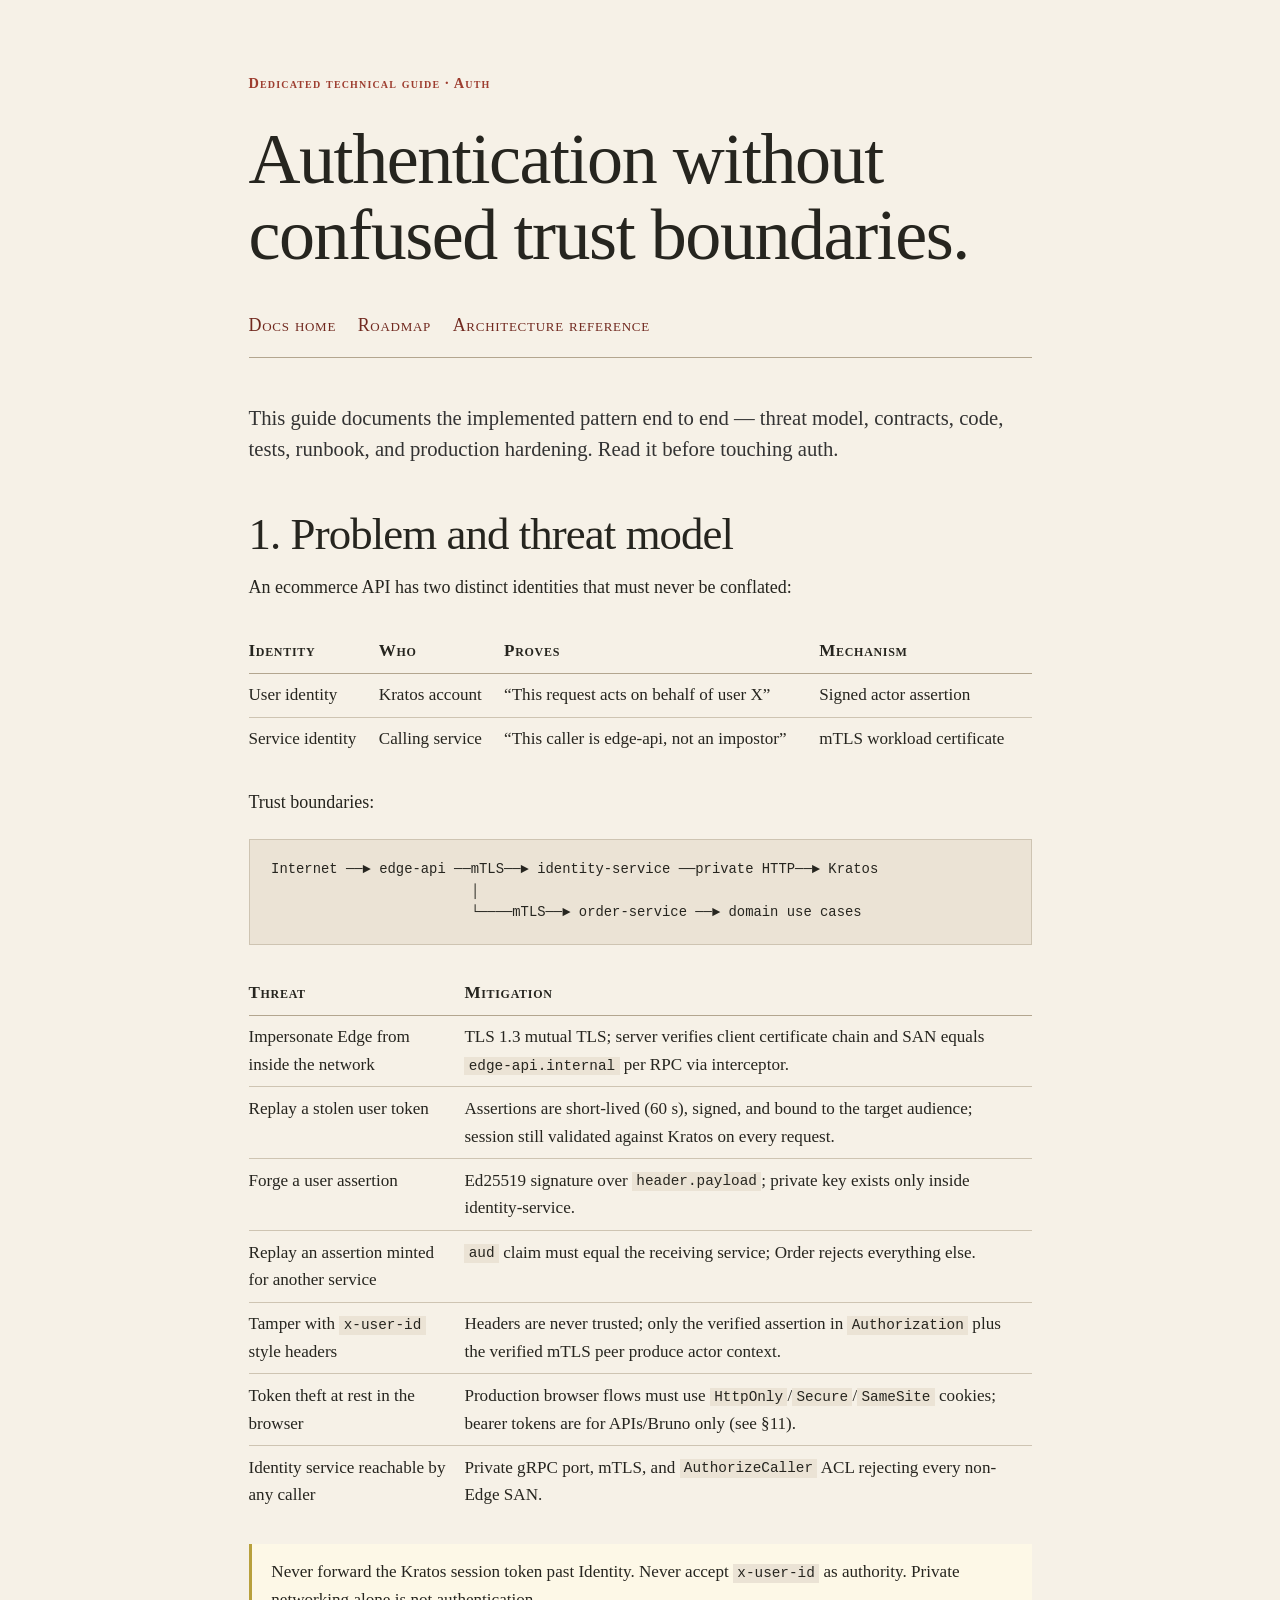
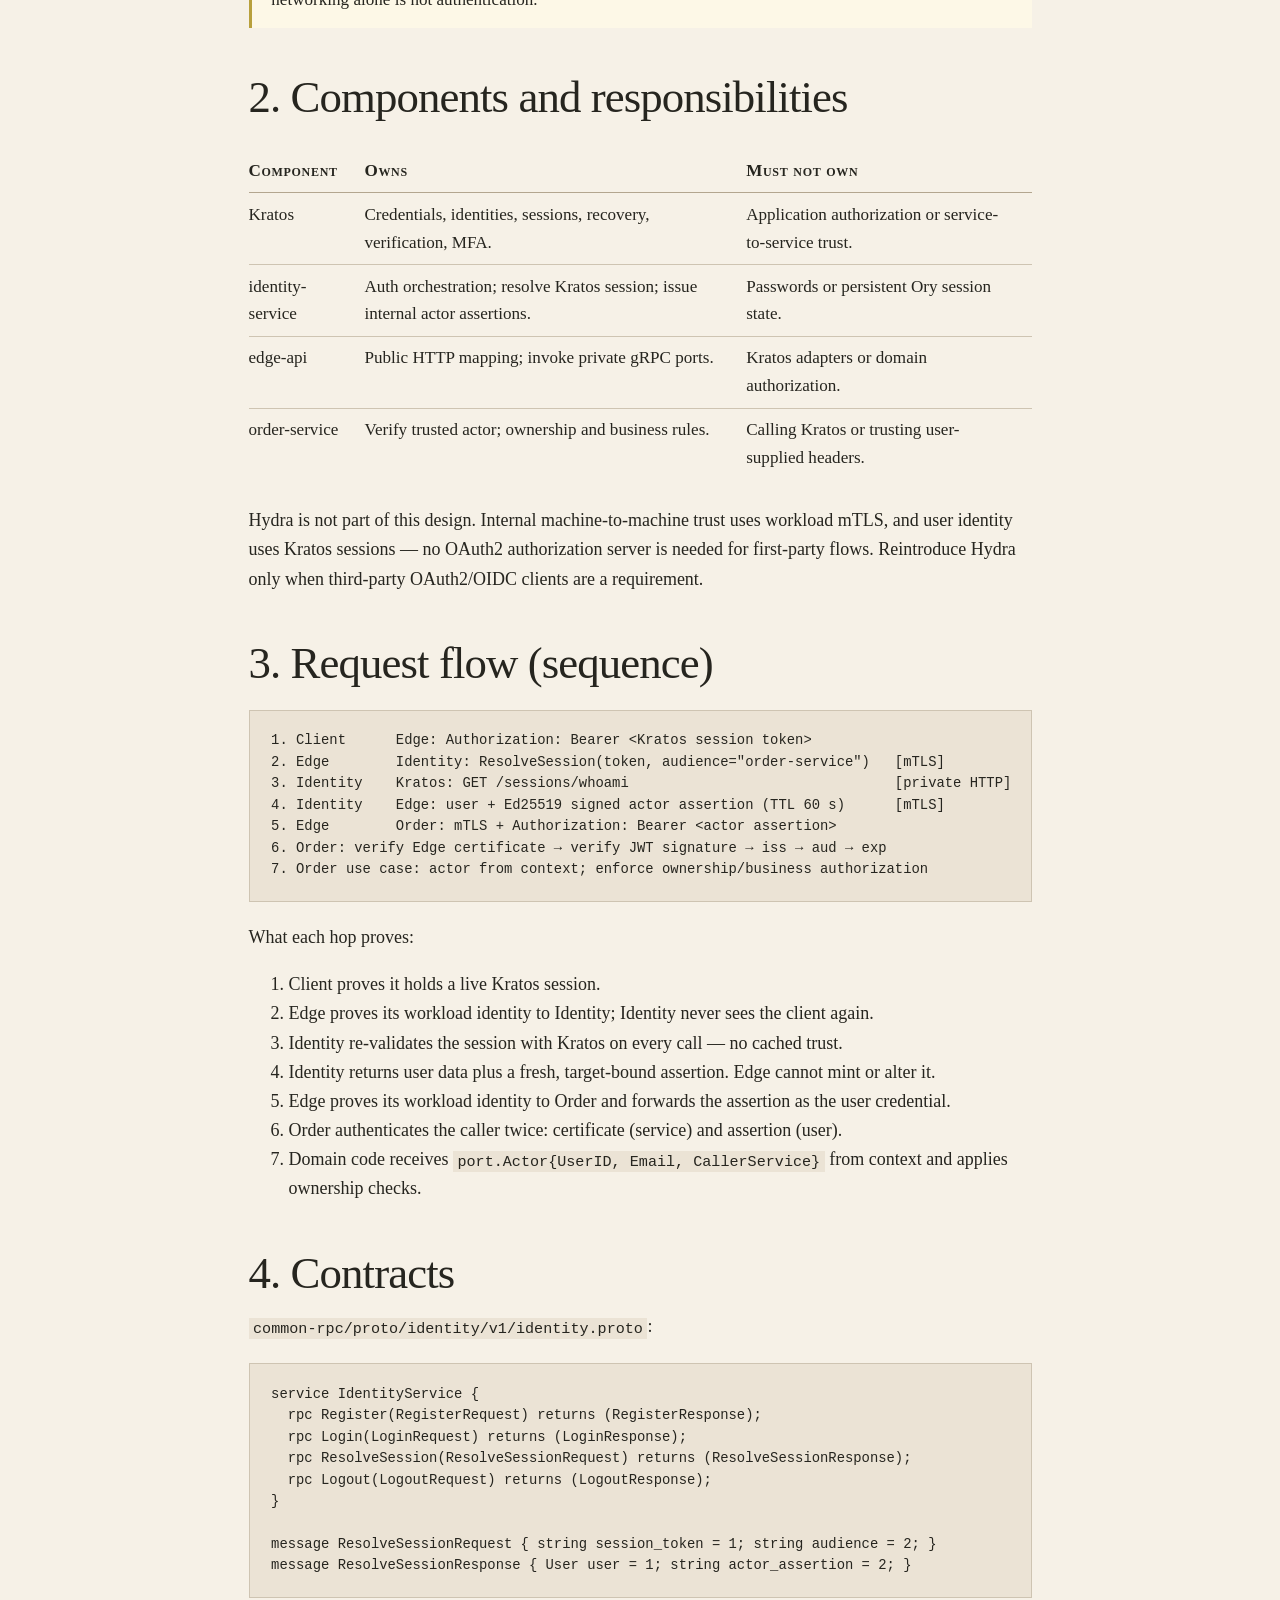
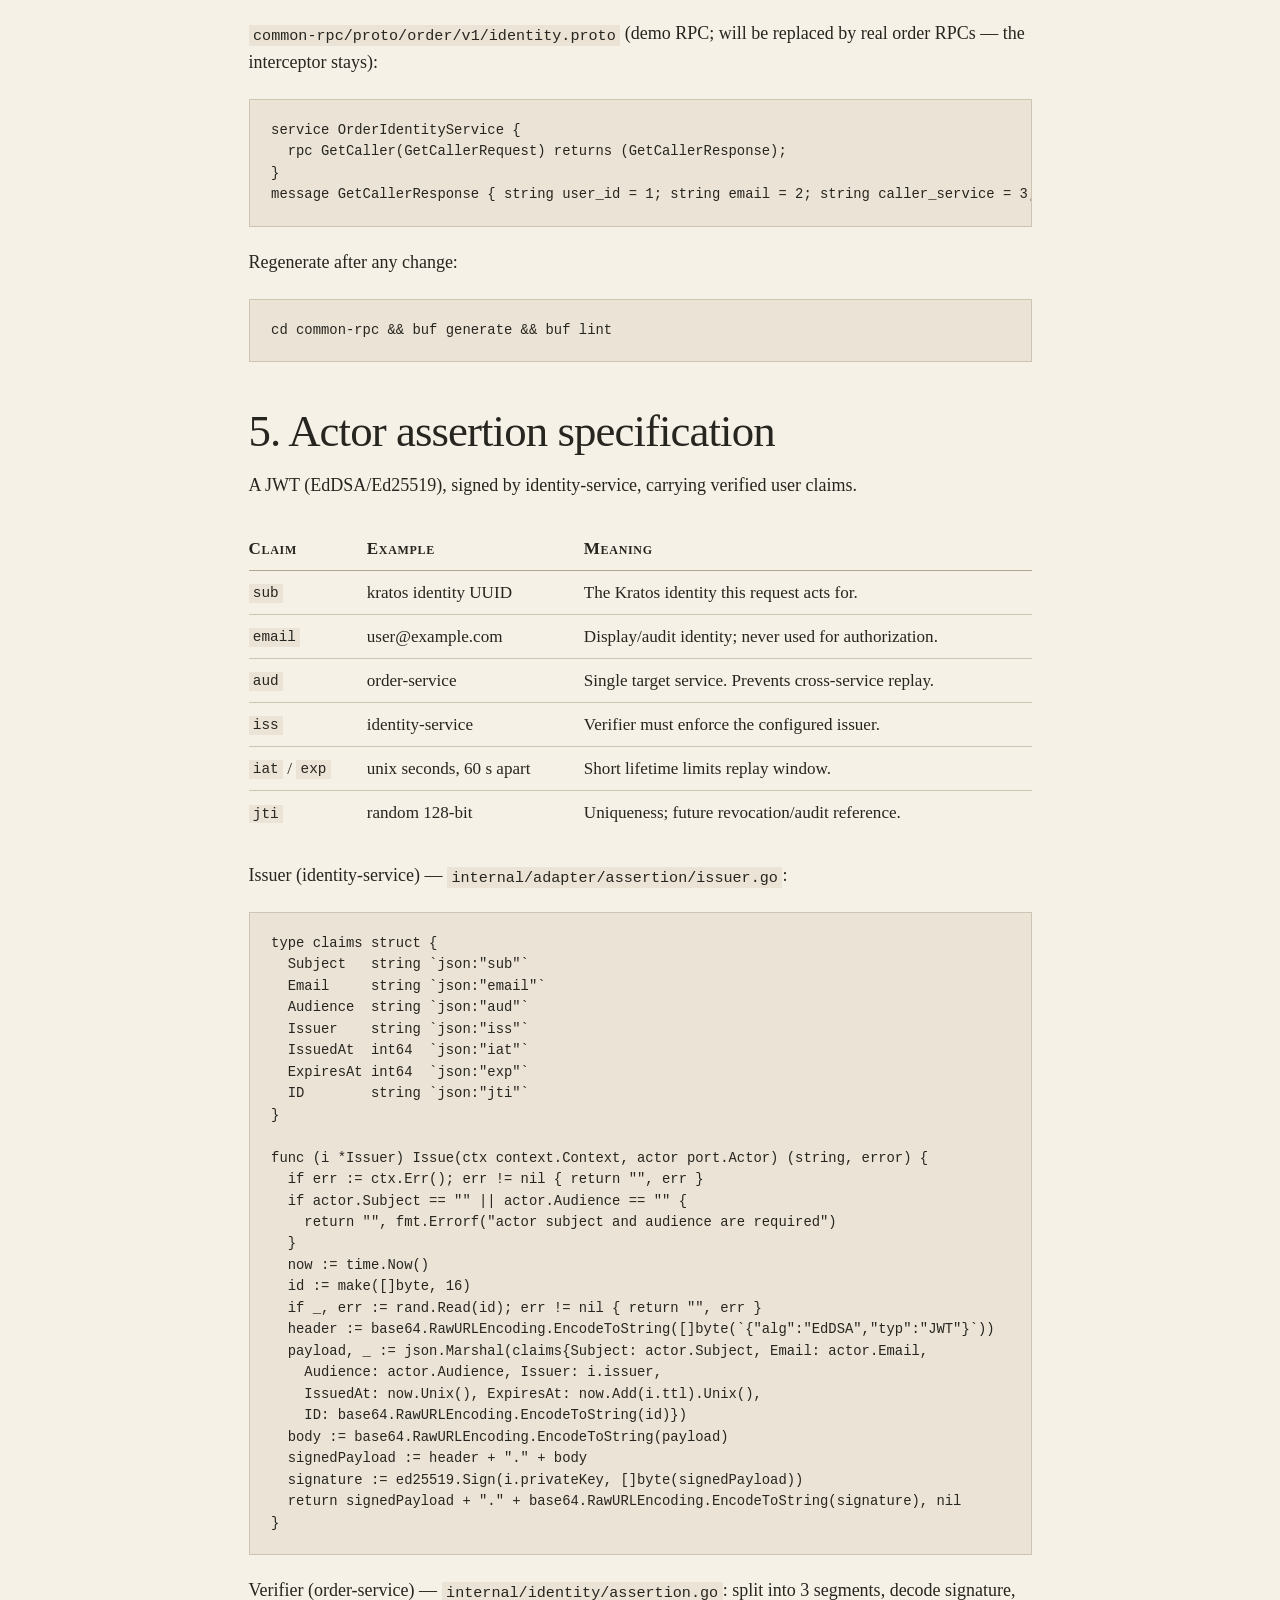
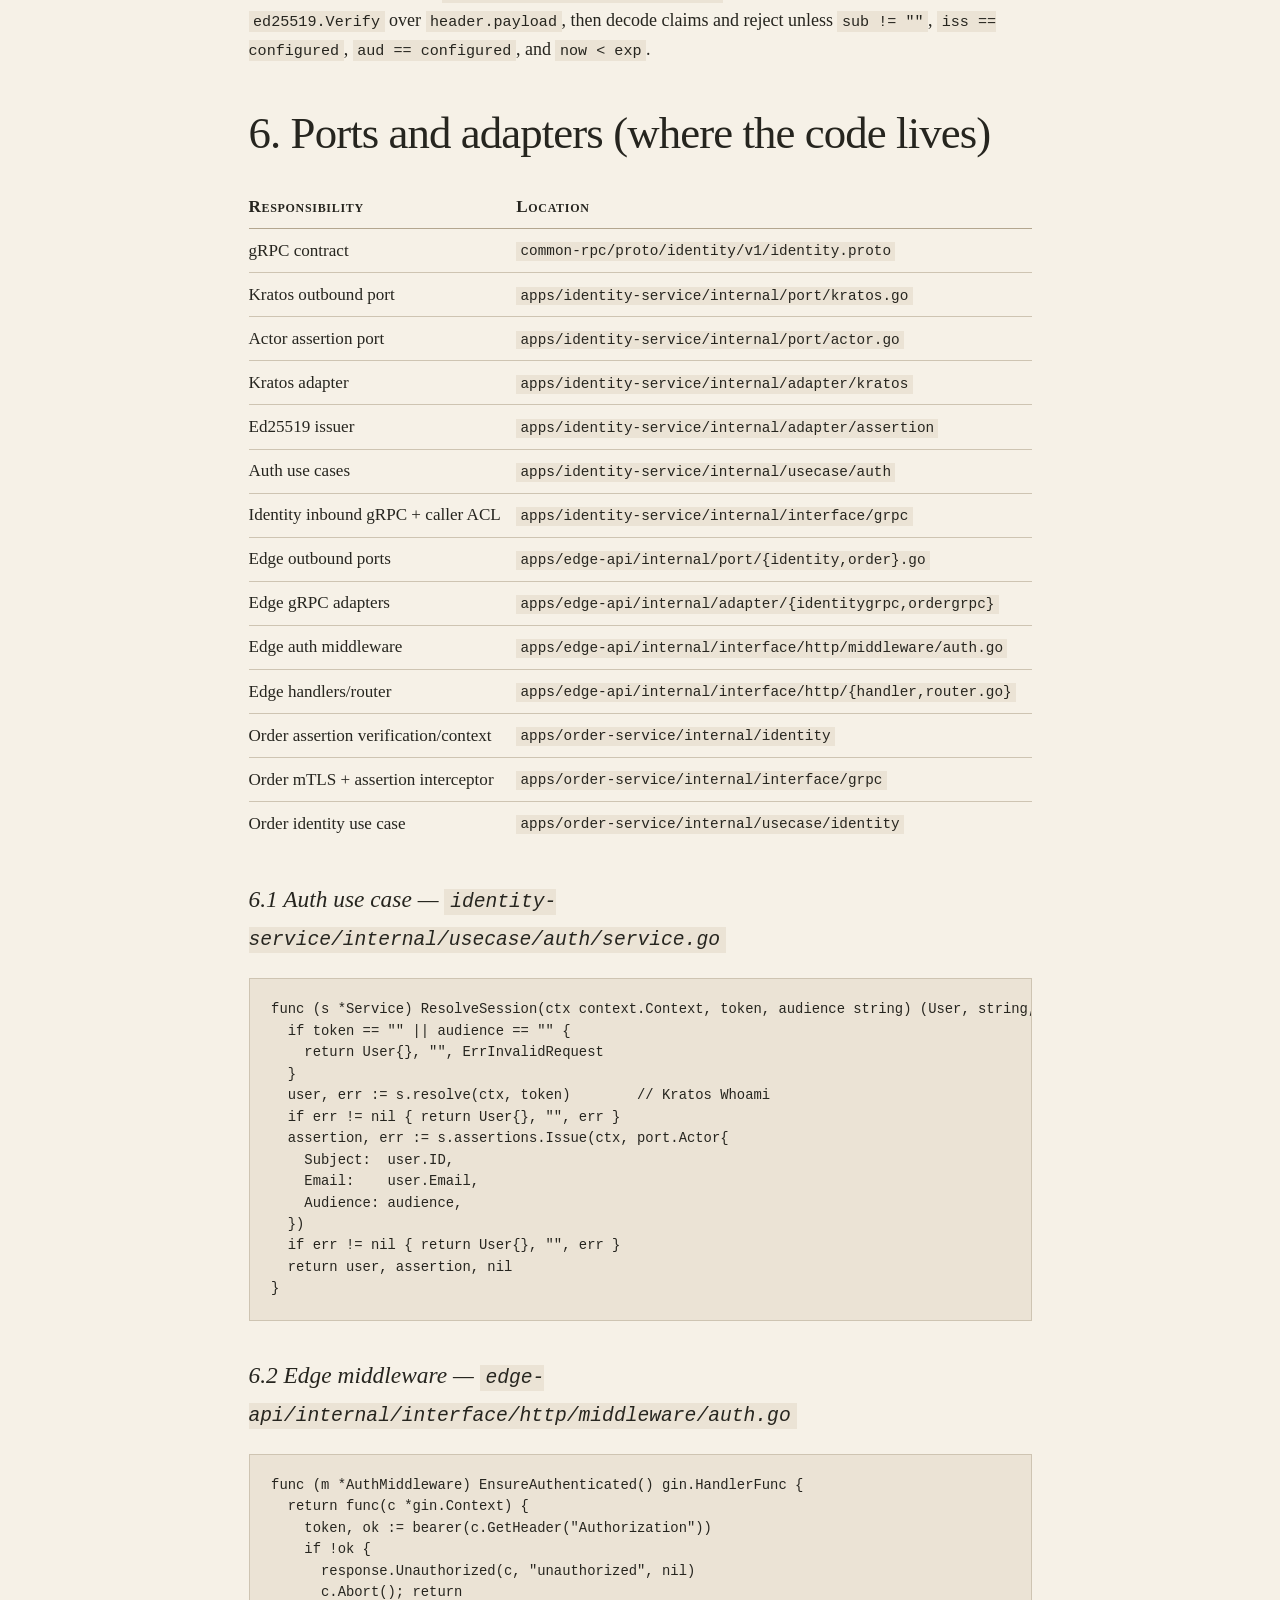
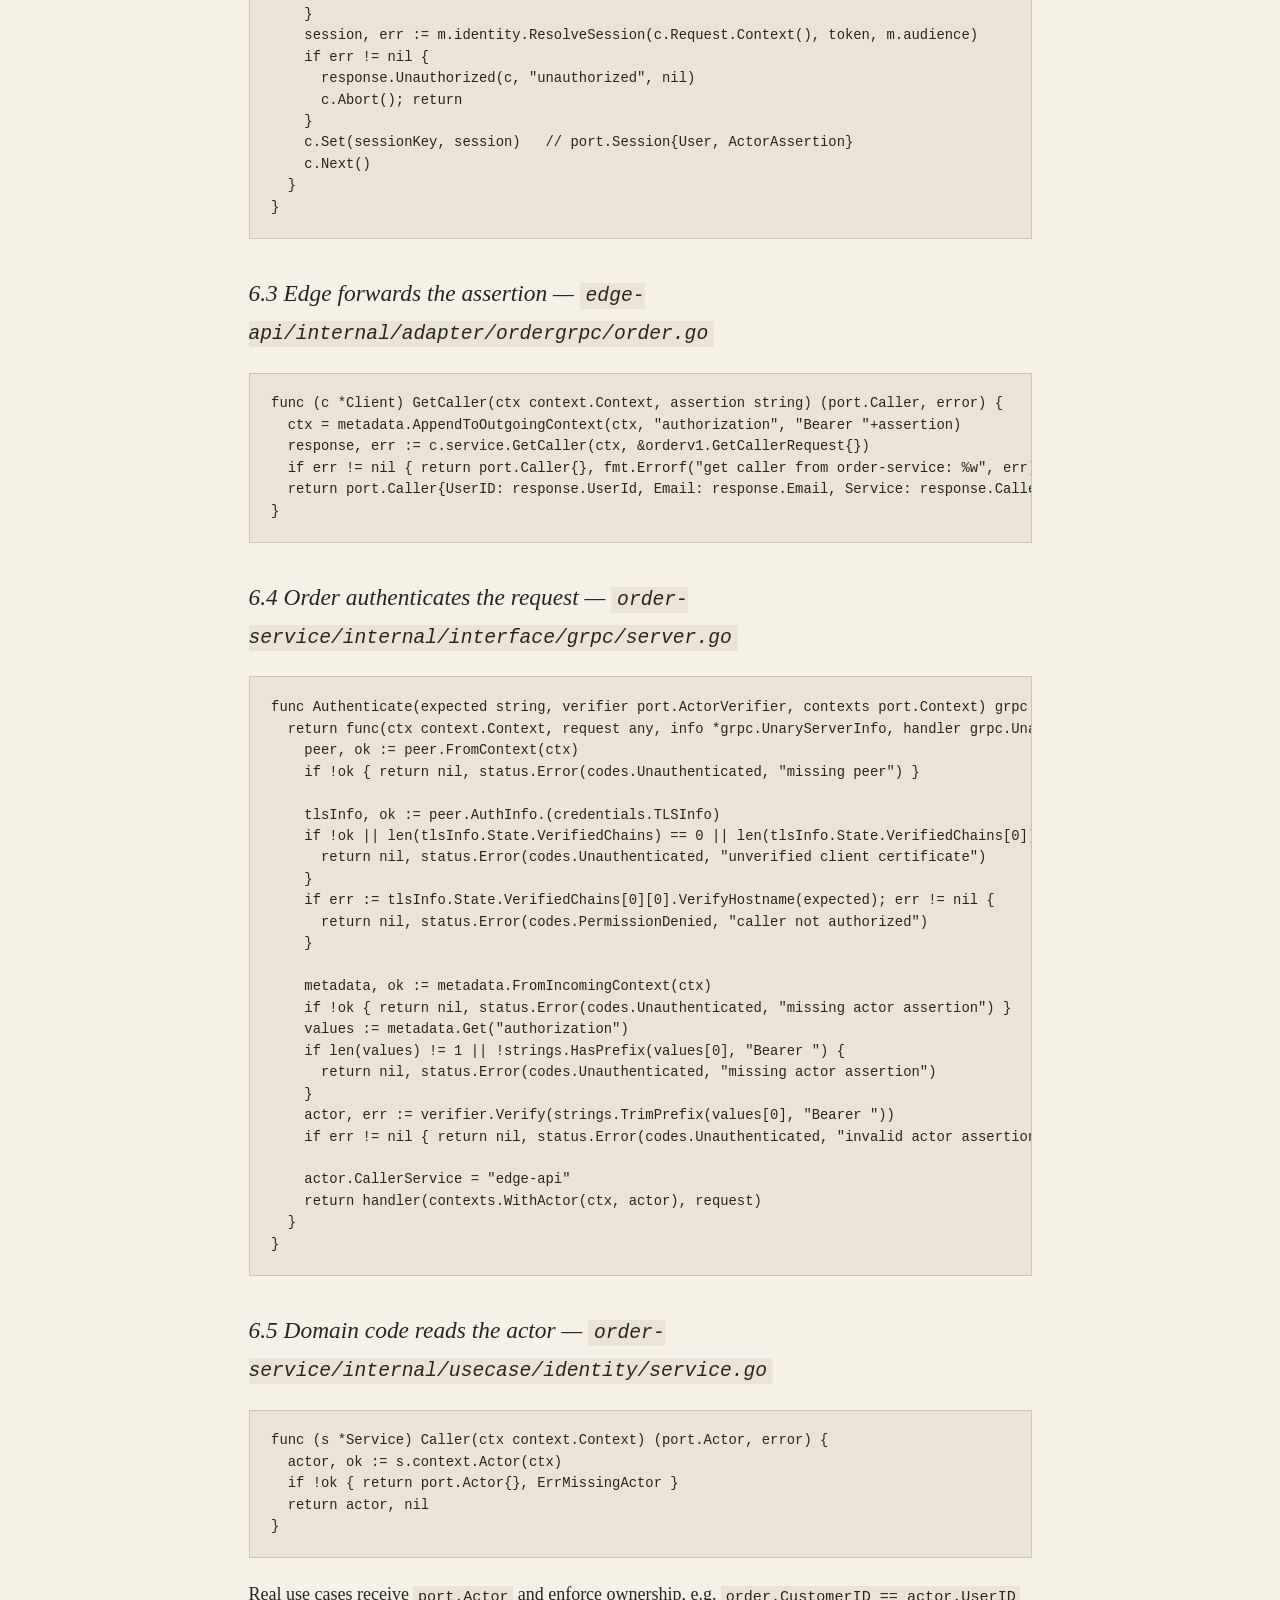
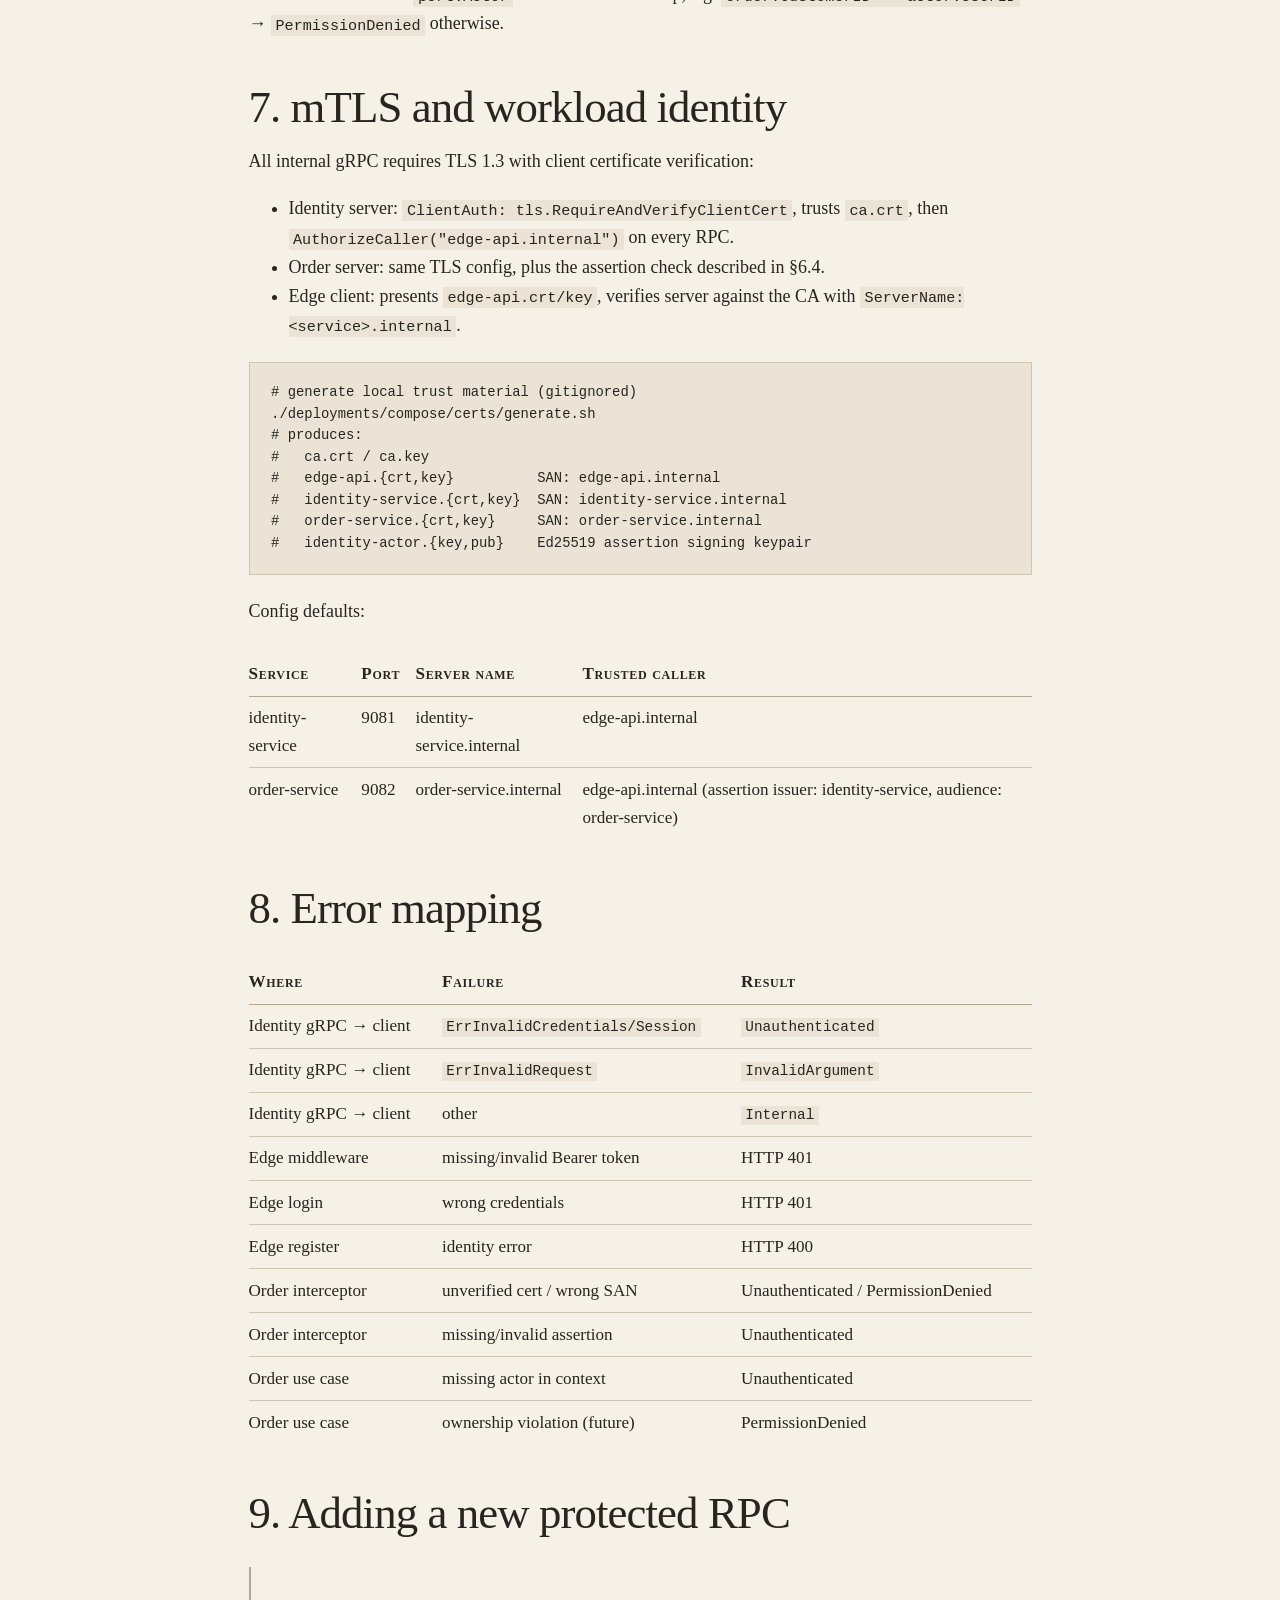
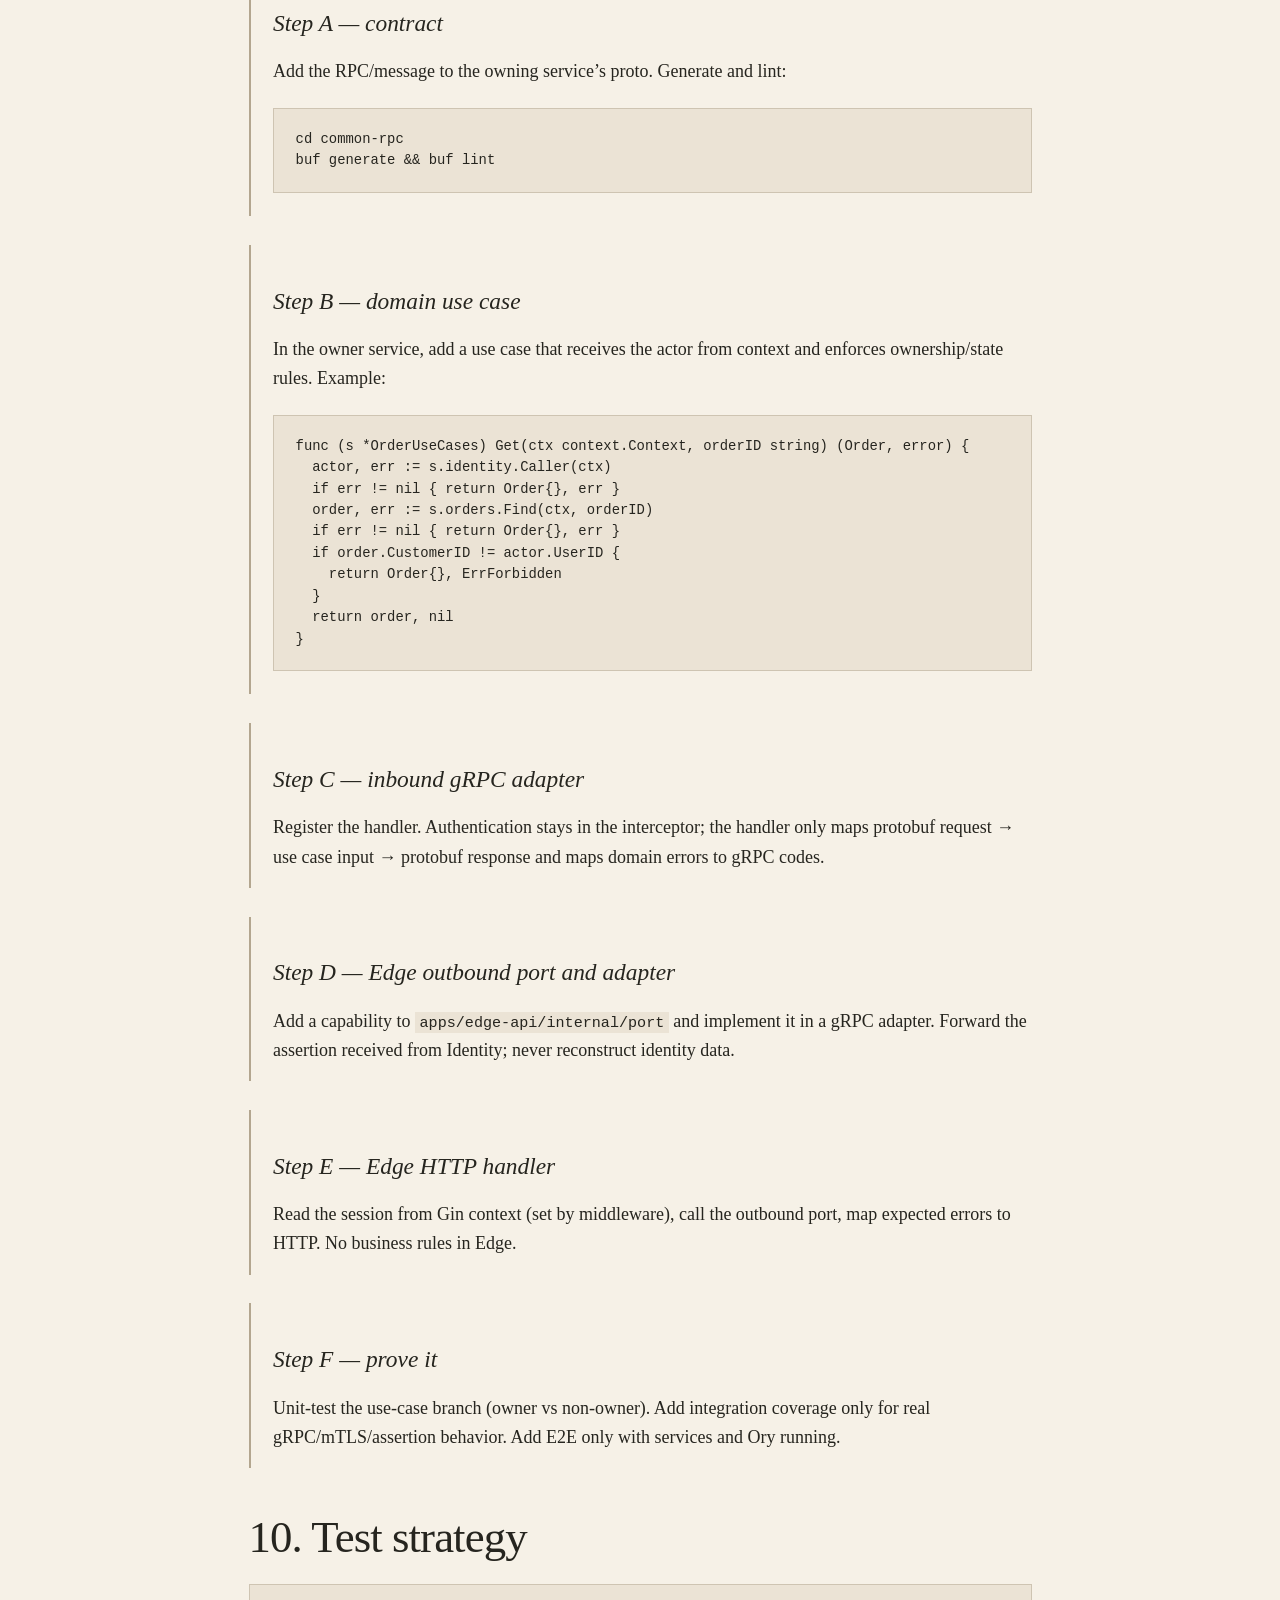
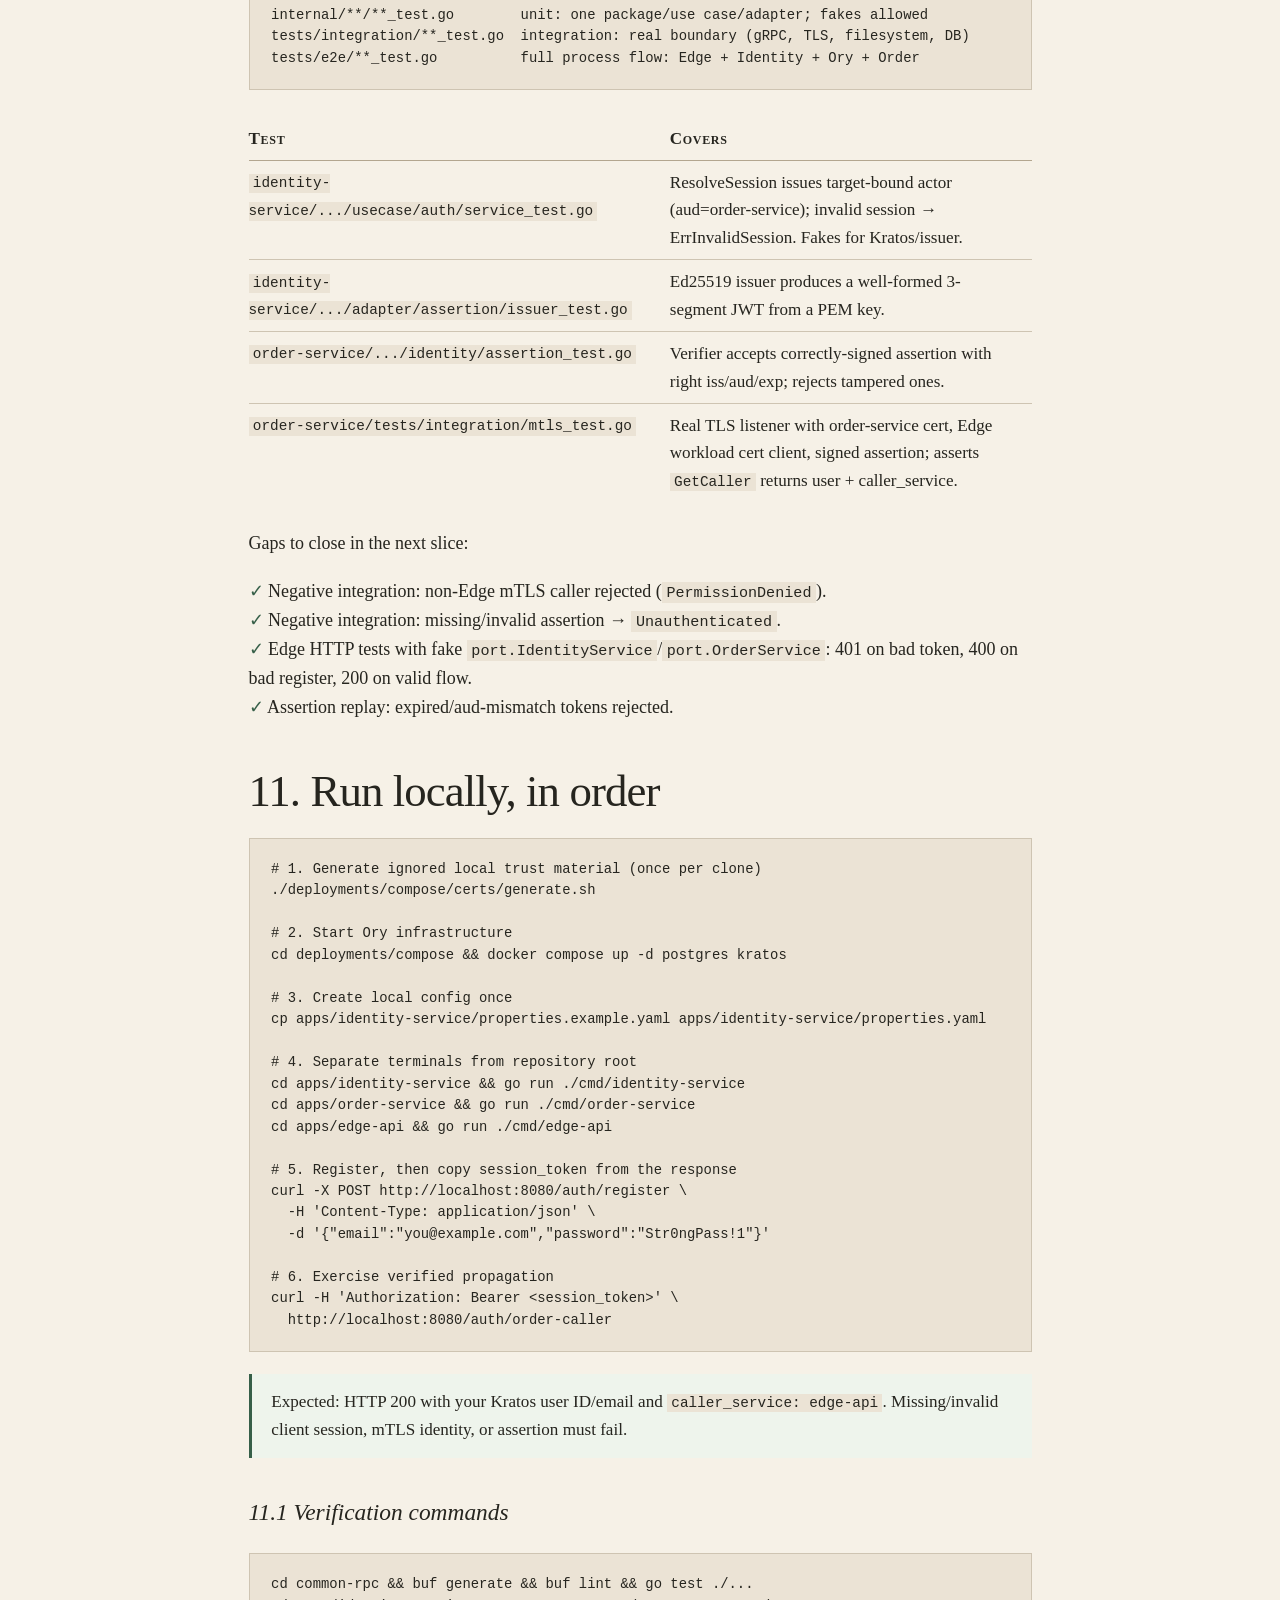
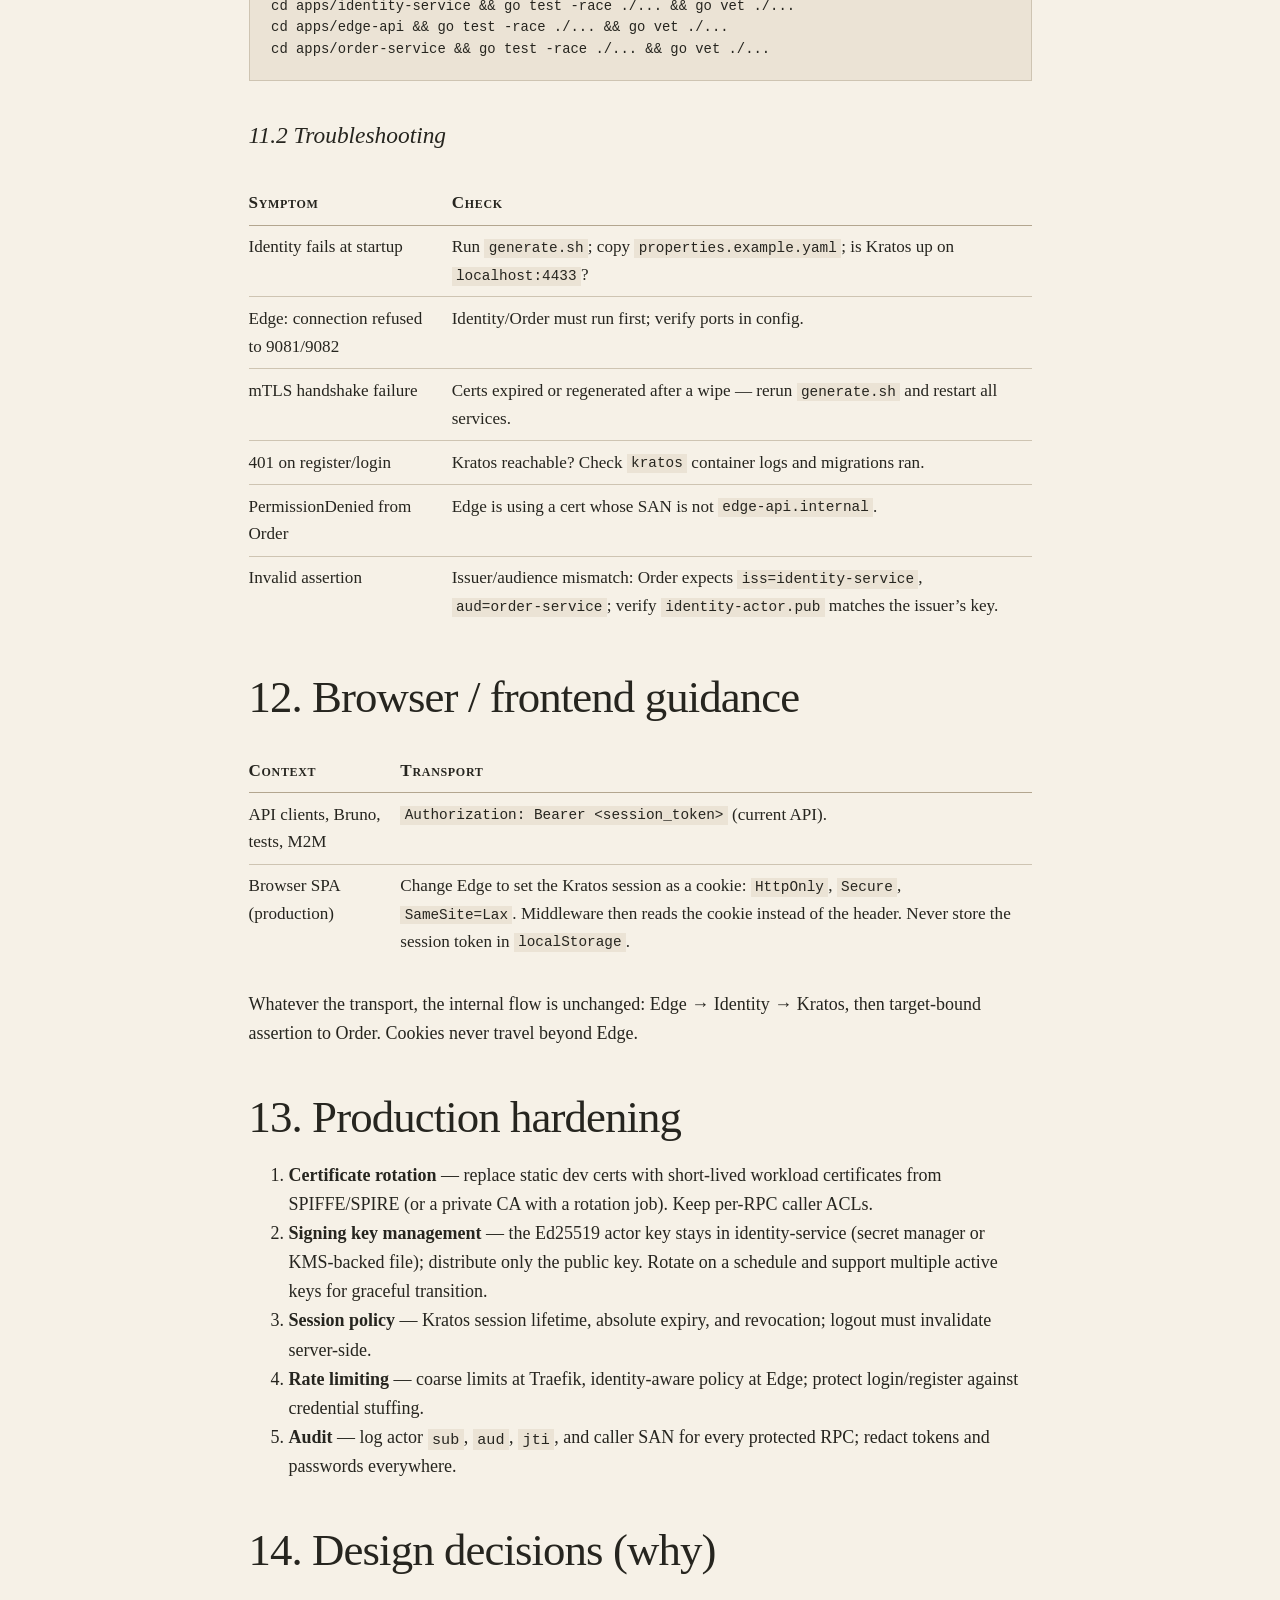
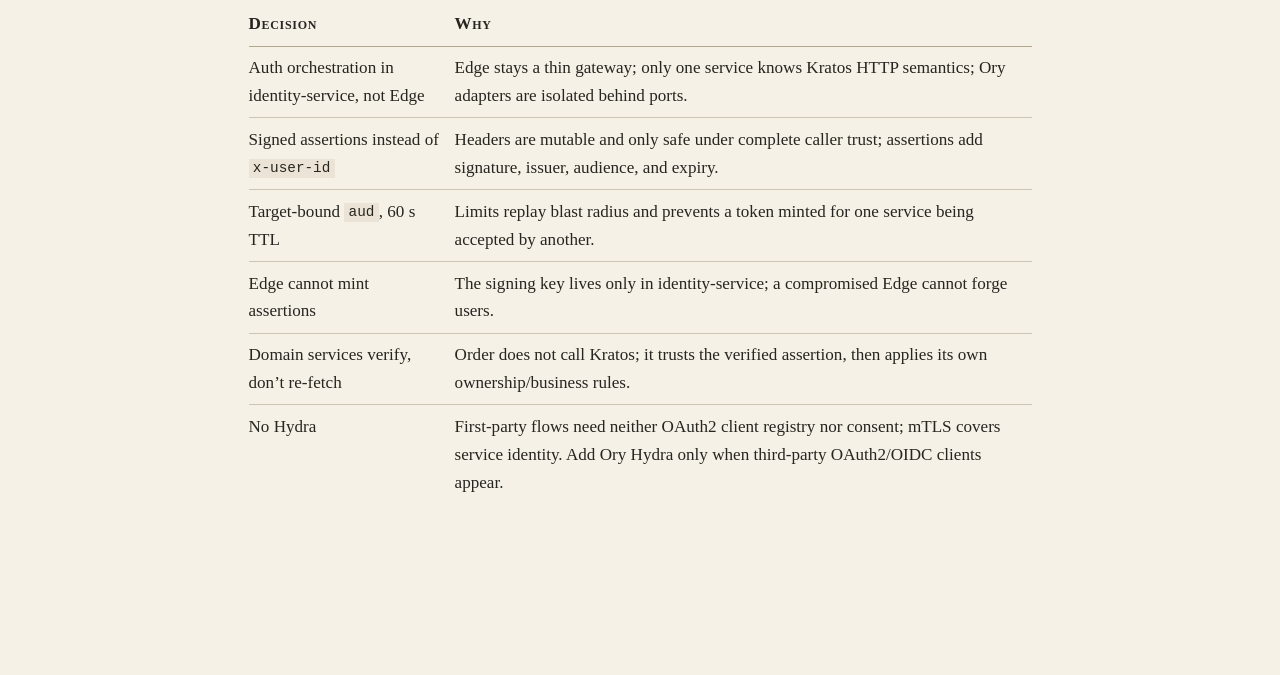
<file: docs/auth.html>
<!doctype html>
<html lang="en"><head><meta charset="utf-8"><meta name="viewport" content="width=device-width,initial-scale=1"><title>Authentication — Technical Guide</title><link rel="stylesheet" href="style.css"></head>
<body><main><p class="eyebrow">Dedicated technical guide · Auth</p><h1>Authentication without confused trust boundaries.</h1>
<nav><a href="index.html">Docs home</a><a href="implementation.html">Roadmap</a><a href="architecture.html">Architecture reference</a></nav>
<p class="lead">This guide documents the implemented pattern end to end — threat model, contracts, code, tests, runbook, and production hardening. Read it before touching auth.</p>

<section><h2>1. Problem and threat model</h2>
<p>An ecommerce API has two distinct identities that must never be conflated:</p>
<table><thead><tr><th>Identity</th><th>Who</th><th>Proves</th><th>Mechanism</th></tr></thead><tbody>
<tr><td>User identity</td><td>Kratos account</td><td>“This request acts on behalf of user X”</td><td>Signed actor assertion</td></tr>
<tr><td>Service identity</td><td>Calling service</td><td>“This caller is edge-api, not an impostor”</td><td>mTLS workload certificate</td></tr>
</tbody></table>
<p>Trust boundaries:</p>
<pre><code>Internet ──► edge-api ──mTLS──► identity-service ──private HTTP──► Kratos
                        │
                        └────mTLS──► order-service ──► domain use cases</code></pre>
<table><thead><tr><th>Threat</th><th>Mitigation</th></tr></thead><tbody>
<tr><td>Impersonate Edge from inside the network</td><td>TLS 1.3 mutual TLS; server verifies client certificate chain and SAN equals <code>edge-api.internal</code> per RPC via interceptor.</td></tr>
<tr><td>Replay a stolen user token</td><td>Assertions are short-lived (60 s), signed, and bound to the target audience; session still validated against Kratos on every request.</td></tr>
<tr><td>Forge a user assertion</td><td>Ed25519 signature over <code>header.payload</code>; private key exists only inside identity-service.</td></tr>
<tr><td>Replay an assertion minted for another service</td><td><code>aud</code> claim must equal the receiving service; Order rejects everything else.</td></tr>
<tr><td>Tamper with <code>x-user-id</code> style headers</td><td>Headers are never trusted; only the verified assertion in <code>Authorization</code> plus the verified mTLS peer produce actor context.</td></tr>
<tr><td>Token theft at rest in the browser</td><td>Production browser flows must use <code>HttpOnly</code>/<code>Secure</code>/<code>SameSite</code> cookies; bearer tokens are for APIs/Bruno only (see §11).</td></tr>
<tr><td>Identity service reachable by any caller</td><td>Private gRPC port, mTLS, and <code>AuthorizeCaller</code> ACL rejecting every non-Edge SAN.</td></tr>
</tbody></table>
<div class="warn">Never forward the Kratos session token past Identity. Never accept <code>x-user-id</code> as authority. Private networking alone is not authentication.</div>
</section>

<section><h2>2. Components and responsibilities</h2>
<table><thead><tr><th>Component</th><th>Owns</th><th>Must not own</th></tr></thead><tbody>
<tr><td>Kratos</td><td>Credentials, identities, sessions, recovery, verification, MFA.</td><td>Application authorization or service-to-service trust.</td></tr>
<tr><td>identity-service</td><td>Auth orchestration; resolve Kratos session; issue internal actor assertions.</td><td>Passwords or persistent Ory session state.</td></tr>
<tr><td>edge-api</td><td>Public HTTP mapping; invoke private gRPC ports.</td><td>Kratos adapters or domain authorization.</td></tr>
<tr><td>order-service</td><td>Verify trusted actor; ownership and business rules.</td><td>Calling Kratos or trusting user-supplied headers.</td></tr>
</tbody></table>
<p>Hydra is not part of this design. Internal machine-to-machine trust uses workload mTLS, and user identity uses Kratos sessions — no OAuth2 authorization server is needed for first-party flows. Reintroduce Hydra only when third-party OAuth2/OIDC clients are a requirement.</p>
</section>

<section><h2>3. Request flow (sequence)</h2>
<pre><code>1. Client      Edge: Authorization: Bearer &lt;Kratos session token&gt;
2. Edge        Identity: ResolveSession(token, audience="order-service")   [mTLS]
3. Identity    Kratos: GET /sessions/whoami                                [private HTTP]
4. Identity    Edge: user + Ed25519 signed actor assertion (TTL 60 s)      [mTLS]
5. Edge        Order: mTLS + Authorization: Bearer &lt;actor assertion&gt;
6. Order: verify Edge certificate → verify JWT signature → iss → aud → exp
7. Order use case: actor from context; enforce ownership/business authorization</code></pre>
<p>What each hop proves:</p>
<ol>
<li>Client proves it holds a live Kratos session.</li>
<li>Edge proves its workload identity to Identity; Identity never sees the client again.</li>
<li>Identity re-validates the session with Kratos on every call — no cached trust.</li>
<li>Identity returns user data plus a fresh, target-bound assertion. Edge cannot mint or alter it.</li>
<li>Edge proves its workload identity to Order and forwards the assertion as the user credential.</li>
<li>Order authenticates the caller twice: certificate (service) and assertion (user).</li>
<li>Domain code receives <code>port.Actor{UserID, Email, CallerService}</code> from context and applies ownership checks.</li>
</ol>
</section>

<section><h2>4. Contracts</h2>
<p><code>common-rpc/proto/identity/v1/identity.proto</code>:</p>
<pre><code>service IdentityService {
  rpc Register(RegisterRequest) returns (RegisterResponse);
  rpc Login(LoginRequest) returns (LoginResponse);
  rpc ResolveSession(ResolveSessionRequest) returns (ResolveSessionResponse);
  rpc Logout(LogoutRequest) returns (LogoutResponse);
}

message ResolveSessionRequest { string session_token = 1; string audience = 2; }
message ResolveSessionResponse { User user = 1; string actor_assertion = 2; }</code></pre>
<p><code>common-rpc/proto/order/v1/identity.proto</code> (demo RPC; will be replaced by real order RPCs — the interceptor stays):</p>
<pre><code>service OrderIdentityService {
  rpc GetCaller(GetCallerRequest) returns (GetCallerResponse);
}
message GetCallerResponse { string user_id = 1; string email = 2; string caller_service = 3; }</code></pre>
<p>Regenerate after any change:</p>
<pre><code>cd common-rpc && buf generate && buf lint</code></pre>
</section>

<section><h2>5. Actor assertion specification</h2>
<p>A JWT (EdDSA/Ed25519), signed by identity-service, carrying verified user claims.</p>
<table><thead><tr><th>Claim</th><th>Example</th><th>Meaning</th></tr></thead><tbody>
<tr><td><code>sub</code></td><td>kratos identity UUID</td><td>The Kratos identity this request acts for.</td></tr>
<tr><td><code>email</code></td><td>user@example.com</td><td>Display/audit identity; never used for authorization.</td></tr>
<tr><td><code>aud</code></td><td>order-service</td><td>Single target service. Prevents cross-service replay.</td></tr>
<tr><td><code>iss</code></td><td>identity-service</td><td>Verifier must enforce the configured issuer.</td></tr>
<tr><td><code>iat</code> / <code>exp</code></td><td>unix seconds, 60 s apart</td><td>Short lifetime limits replay window.</td></tr>
<tr><td><code>jti</code></td><td>random 128-bit</td><td>Uniqueness; future revocation/audit reference.</td></tr>
</tbody></table>
<p>Issuer (identity-service) — <code>internal/adapter/assertion/issuer.go</code>:</p>
<pre><code>type claims struct {
  Subject   string `json:"sub"`
  Email     string `json:"email"`
  Audience  string `json:"aud"`
  Issuer    string `json:"iss"`
  IssuedAt  int64  `json:"iat"`
  ExpiresAt int64  `json:"exp"`
  ID        string `json:"jti"`
}

func (i *Issuer) Issue(ctx context.Context, actor port.Actor) (string, error) {
  if err := ctx.Err(); err != nil { return "", err }
  if actor.Subject == "" || actor.Audience == "" {
    return "", fmt.Errorf("actor subject and audience are required")
  }
  now := time.Now()
  id := make([]byte, 16)
  if _, err := rand.Read(id); err != nil { return "", err }
  header := base64.RawURLEncoding.EncodeToString([]byte(`{"alg":"EdDSA","typ":"JWT"}`))
  payload, _ := json.Marshal(claims{Subject: actor.Subject, Email: actor.Email,
    Audience: actor.Audience, Issuer: i.issuer,
    IssuedAt: now.Unix(), ExpiresAt: now.Add(i.ttl).Unix(),
    ID: base64.RawURLEncoding.EncodeToString(id)})
  body := base64.RawURLEncoding.EncodeToString(payload)
  signedPayload := header + "." + body
  signature := ed25519.Sign(i.privateKey, []byte(signedPayload))
  return signedPayload + "." + base64.RawURLEncoding.EncodeToString(signature), nil
}</code></pre>
<p>Verifier (order-service) — <code>internal/identity/assertion.go</code>: split into 3 segments, decode signature, <code>ed25519.Verify</code> over <code>header.payload</code>, then decode claims and reject unless <code>sub != ""</code>, <code>iss == configured</code>, <code>aud == configured</code>, and <code>now &lt; exp</code>.</p>
</section>

<section><h2>6. Ports and adapters (where the code lives)</h2>
<table><thead><tr><th>Responsibility</th><th>Location</th></tr></thead><tbody>
<tr><td>gRPC contract</td><td><code>common-rpc/proto/identity/v1/identity.proto</code></td></tr>
<tr><td>Kratos outbound port</td><td><code>apps/identity-service/internal/port/kratos.go</code></td></tr>
<tr><td>Actor assertion port</td><td><code>apps/identity-service/internal/port/actor.go</code></td></tr>
<tr><td>Kratos adapter</td><td><code>apps/identity-service/internal/adapter/kratos</code></td></tr>
<tr><td>Ed25519 issuer</td><td><code>apps/identity-service/internal/adapter/assertion</code></td></tr>
<tr><td>Auth use cases</td><td><code>apps/identity-service/internal/usecase/auth</code></td></tr>
<tr><td>Identity inbound gRPC + caller ACL</td><td><code>apps/identity-service/internal/interface/grpc</code></td></tr>
<tr><td>Edge outbound ports</td><td><code>apps/edge-api/internal/port/{identity,order}.go</code></td></tr>
<tr><td>Edge gRPC adapters</td><td><code>apps/edge-api/internal/adapter/{identitygrpc,ordergrpc}</code></td></tr>
<tr><td>Edge auth middleware</td><td><code>apps/edge-api/internal/interface/http/middleware/auth.go</code></td></tr>
<tr><td>Edge handlers/router</td><td><code>apps/edge-api/internal/interface/http/{handler,router.go}</code></td></tr>
<tr><td>Order assertion verification/context</td><td><code>apps/order-service/internal/identity</code></td></tr>
<tr><td>Order mTLS + assertion interceptor</td><td><code>apps/order-service/internal/interface/grpc</code></td></tr>
<tr><td>Order identity use case</td><td><code>apps/order-service/internal/usecase/identity</code></td></tr>
</tbody></table>

<h3>6.1 Auth use case — <code>identity-service/internal/usecase/auth/service.go</code></h3>
<pre><code>func (s *Service) ResolveSession(ctx context.Context, token, audience string) (User, string, error) {
  if token == "" || audience == "" {
    return User{}, "", ErrInvalidRequest
  }
  user, err := s.resolve(ctx, token)        // Kratos Whoami
  if err != nil { return User{}, "", err }
  assertion, err := s.assertions.Issue(ctx, port.Actor{
    Subject:  user.ID,
    Email:    user.Email,
    Audience: audience,
  })
  if err != nil { return User{}, "", err }
  return user, assertion, nil
}</code></pre>

<h3>6.2 Edge middleware — <code>edge-api/internal/interface/http/middleware/auth.go</code></h3>
<pre><code>func (m *AuthMiddleware) EnsureAuthenticated() gin.HandlerFunc {
  return func(c *gin.Context) {
    token, ok := bearer(c.GetHeader("Authorization"))
    if !ok {
      response.Unauthorized(c, "unauthorized", nil)
      c.Abort(); return
    }
    session, err := m.identity.ResolveSession(c.Request.Context(), token, m.audience)
    if err != nil {
      response.Unauthorized(c, "unauthorized", nil)
      c.Abort(); return
    }
    c.Set(sessionKey, session)   // port.Session{User, ActorAssertion}
    c.Next()
  }
}</code></pre>

<h3>6.3 Edge forwards the assertion — <code>edge-api/internal/adapter/ordergrpc/order.go</code></h3>
<pre><code>func (c *Client) GetCaller(ctx context.Context, assertion string) (port.Caller, error) {
  ctx = metadata.AppendToOutgoingContext(ctx, "authorization", "Bearer "+assertion)
  response, err := c.service.GetCaller(ctx, &orderv1.GetCallerRequest{})
  if err != nil { return port.Caller{}, fmt.Errorf("get caller from order-service: %w", err) }
  return port.Caller{UserID: response.UserId, Email: response.Email, Service: response.CallerService}, nil
}</code></pre>

<h3>6.4 Order authenticates the request — <code>order-service/internal/interface/grpc/server.go</code></h3>
<pre><code>func Authenticate(expected string, verifier port.ActorVerifier, contexts port.Context) grpc.UnaryServerInterceptor {
  return func(ctx context.Context, request any, info *grpc.UnaryServerInfo, handler grpc.UnaryHandler) (any, error) {
    peer, ok := peer.FromContext(ctx)
    if !ok { return nil, status.Error(codes.Unauthenticated, "missing peer") }

    tlsInfo, ok := peer.AuthInfo.(credentials.TLSInfo)
    if !ok || len(tlsInfo.State.VerifiedChains) == 0 || len(tlsInfo.State.VerifiedChains[0]) == 0 {
      return nil, status.Error(codes.Unauthenticated, "unverified client certificate")
    }
    if err := tlsInfo.State.VerifiedChains[0][0].VerifyHostname(expected); err != nil {
      return nil, status.Error(codes.PermissionDenied, "caller not authorized")
    }

    metadata, ok := metadata.FromIncomingContext(ctx)
    if !ok { return nil, status.Error(codes.Unauthenticated, "missing actor assertion") }
    values := metadata.Get("authorization")
    if len(values) != 1 || !strings.HasPrefix(values[0], "Bearer ") {
      return nil, status.Error(codes.Unauthenticated, "missing actor assertion")
    }
    actor, err := verifier.Verify(strings.TrimPrefix(values[0], "Bearer "))
    if err != nil { return nil, status.Error(codes.Unauthenticated, "invalid actor assertion") }

    actor.CallerService = "edge-api"
    return handler(contexts.WithActor(ctx, actor), request)
  }
}</code></pre>

<h3>6.5 Domain code reads the actor — <code>order-service/internal/usecase/identity/service.go</code></h3>
<pre><code>func (s *Service) Caller(ctx context.Context) (port.Actor, error) {
  actor, ok := s.context.Actor(ctx)
  if !ok { return port.Actor{}, ErrMissingActor }
  return actor, nil
}</code></pre>
<p>Real use cases receive <code>port.Actor</code> and enforce ownership, e.g. <code>order.CustomerID == actor.UserID</code> → <code>PermissionDenied</code> otherwise.</p>
</section>

<section><h2>7. mTLS and workload identity</h2>
<p>All internal gRPC requires TLS 1.3 with client certificate verification:</p>
<ul>
<li>Identity server: <code>ClientAuth: tls.RequireAndVerifyClientCert</code>, trusts <code>ca.crt</code>, then <code>AuthorizeCaller("edge-api.internal")</code> on every RPC.</li>
<li>Order server: same TLS config, plus the assertion check described in §6.4.</li>
<li>Edge client: presents <code>edge-api.crt/key</code>, verifies server against the CA with <code>ServerName: &lt;service&gt;.internal</code>.</li>
</ul>
<pre><code># generate local trust material (gitignored)
./deployments/compose/certs/generate.sh
# produces:
#   ca.crt / ca.key
#   edge-api.{crt,key}          SAN: edge-api.internal
#   identity-service.{crt,key}  SAN: identity-service.internal
#   order-service.{crt,key}     SAN: order-service.internal
#   identity-actor.{key,pub}    Ed25519 assertion signing keypair</code></pre>
<p>Config defaults:</p>
<table><thead><tr><th>Service</th><th>Port</th><th>Server name</th><th>Trusted caller</th></tr></thead><tbody>
<tr><td>identity-service</td><td>9081</td><td>identity-service.internal</td><td>edge-api.internal</td></tr>
<tr><td>order-service</td><td>9082</td><td>order-service.internal</td><td>edge-api.internal (assertion issuer: identity-service, audience: order-service)</td></tr>
</tbody></table>
</section>

<section><h2>8. Error mapping</h2>
<table><thead><tr><th>Where</th><th>Failure</th><th>Result</th></tr></thead><tbody>
<tr><td>Identity gRPC → client</td><td><code>ErrInvalidCredentials/Session</code></td><td><code>Unauthenticated</code></td></tr>
<tr><td>Identity gRPC → client</td><td><code>ErrInvalidRequest</code></td><td><code>InvalidArgument</code></td></tr>
<tr><td>Identity gRPC → client</td><td>other</td><td><code>Internal</code></td></tr>
<tr><td>Edge middleware</td><td>missing/invalid Bearer token</td><td>HTTP 401</td></tr>
<tr><td>Edge login</td><td>wrong credentials</td><td>HTTP 401</td></tr>
<tr><td>Edge register</td><td>identity error</td><td>HTTP 400</td></tr>
<tr><td>Order interceptor</td><td>unverified cert / wrong SAN</td><td>Unauthenticated / PermissionDenied</td></tr>
<tr><td>Order interceptor</td><td>missing/invalid assertion</td><td>Unauthenticated</td></tr>
<tr><td>Order use case</td><td>missing actor in context</td><td>Unauthenticated</td></tr>
<tr><td>Order use case</td><td>ownership violation (future)</td><td>PermissionDenied</td></tr>
</tbody></table>
</section>

<section><h2>9. Adding a new protected RPC</h2>
<div class="step"><h3>Step A — contract</h3><p>Add the RPC/message to the owning service’s proto. Generate and lint:</p><pre><code>cd common-rpc
buf generate && buf lint</code></pre></div>
<div class="step"><h3>Step B — domain use case</h3><p>In the owner service, add a use case that receives the actor from context and enforces ownership/state rules. Example:</p><pre><code>func (s *OrderUseCases) Get(ctx context.Context, orderID string) (Order, error) {
  actor, err := s.identity.Caller(ctx)
  if err != nil { return Order{}, err }
  order, err := s.orders.Find(ctx, orderID)
  if err != nil { return Order{}, err }
  if order.CustomerID != actor.UserID {
    return Order{}, ErrForbidden
  }
  return order, nil
}</code></pre></div>
<div class="step"><h3>Step C — inbound gRPC adapter</h3><p>Register the handler. Authentication stays in the interceptor; the handler only maps protobuf request → use case input → protobuf response and maps domain errors to gRPC codes.</p></div>
<div class="step"><h3>Step D — Edge outbound port and adapter</h3><p>Add a capability to <code>apps/edge-api/internal/port</code> and implement it in a gRPC adapter. Forward the assertion received from Identity; never reconstruct identity data.</p></div>
<div class="step"><h3>Step E — Edge HTTP handler</h3><p>Read the session from Gin context (set by middleware), call the outbound port, map expected errors to HTTP. No business rules in Edge.</p></div>
<div class="step"><h3>Step F — prove it</h3><p>Unit-test the use-case branch (owner vs non-owner). Add integration coverage only for real gRPC/mTLS/assertion behavior. Add E2E only with services and Ory running.</p></div>
</section>

<section><h2>10. Test strategy</h2>
<pre><code>internal/**/**_test.go        unit: one package/use case/adapter; fakes allowed
tests/integration/**_test.go  integration: real boundary (gRPC, TLS, filesystem, DB)
tests/e2e/**_test.go          full process flow: Edge + Identity + Ory + Order</code></pre>
<table><thead><tr><th>Test</th><th>Covers</th></tr></thead><tbody>
<tr><td><code>identity-service/.../usecase/auth/service_test.go</code></td><td>ResolveSession issues target-bound actor (aud=order-service); invalid session → ErrInvalidSession. Fakes for Kratos/issuer.</td></tr>
<tr><td><code>identity-service/.../adapter/assertion/issuer_test.go</code></td><td>Ed25519 issuer produces a well-formed 3-segment JWT from a PEM key.</td></tr>
<tr><td><code>order-service/.../identity/assertion_test.go</code></td><td>Verifier accepts correctly-signed assertion with right iss/aud/exp; rejects tampered ones.</td></tr>
<tr><td><code>order-service/tests/integration/mtls_test.go</code></td><td>Real TLS listener with order-service cert, Edge workload cert client, signed assertion; asserts <code>GetCaller</code> returns user + caller_service.</td></tr>
</tbody></table>
<p>Gaps to close in the next slice:</p>
<ul class="checklist"><li>Negative integration: non-Edge mTLS caller rejected (<code>PermissionDenied</code>).</li>
<li>Negative integration: missing/invalid assertion → <code>Unauthenticated</code>.</li>
<li>Edge HTTP tests with fake <code>port.IdentityService</code>/<code>port.OrderService</code>: 401 on bad token, 400 on bad register, 200 on valid flow.</li>
<li>Assertion replay: expired/aud-mismatch tokens rejected.</li></ul>
</section>

<section id="run"><h2>11. Run locally, in order</h2>
<pre><code># 1. Generate ignored local trust material (once per clone)
./deployments/compose/certs/generate.sh

# 2. Start Ory infrastructure
cd deployments/compose && docker compose up -d postgres kratos

# 3. Create local config once
cp apps/identity-service/properties.example.yaml apps/identity-service/properties.yaml

# 4. Separate terminals from repository root
cd apps/identity-service && go run ./cmd/identity-service
cd apps/order-service && go run ./cmd/order-service
cd apps/edge-api && go run ./cmd/edge-api

# 5. Register, then copy session_token from the response
curl -X POST http://localhost:8080/auth/register \
  -H 'Content-Type: application/json' \
  -d '{"email":"you@example.com","password":"Str0ngPass!1"}'

# 6. Exercise verified propagation
curl -H 'Authorization: Bearer &lt;session_token&gt;' \
  http://localhost:8080/auth/order-caller</code></pre>
<div class="ok">Expected: HTTP 200 with your Kratos user ID/email and <code>caller_service: edge-api</code>. Missing/invalid client session, mTLS identity, or assertion must fail.</div>

<h3>11.1 Verification commands</h3>
<pre><code>cd common-rpc && buf generate && buf lint && go test ./...
cd apps/identity-service && go test -race ./... && go vet ./...
cd apps/edge-api && go test -race ./... && go vet ./...
cd apps/order-service && go test -race ./... && go vet ./...</code></pre>

<h3>11.2 Troubleshooting</h3>
<table><thead><tr><th>Symptom</th><th>Check</th></tr></thead><tbody>
<tr><td>Identity fails at startup</td><td>Run <code>generate.sh</code>; copy <code>properties.example.yaml</code>; is Kratos up on <code>localhost:4433</code>?</td></tr>
<tr><td>Edge: connection refused to 9081/9082</td><td>Identity/Order must run first; verify ports in config.</td></tr>
<tr><td>mTLS handshake failure</td><td>Certs expired or regenerated after a wipe — rerun <code>generate.sh</code> and restart all services.</td></tr>
<tr><td>401 on register/login</td><td>Kratos reachable? Check <code>kratos</code> container logs and migrations ran.</td></tr>
<tr><td>PermissionDenied from Order</td><td>Edge is using a cert whose SAN is not <code>edge-api.internal</code>.</td></tr>
<tr><td>Invalid assertion</td><td>Issuer/audience mismatch: Order expects <code>iss=identity-service</code>, <code>aud=order-service</code>; verify <code>identity-actor.pub</code> matches the issuer’s key.</td></tr>
</tbody></table>
</section>

<section><h2>12. Browser / frontend guidance</h2>
<table><thead><tr><th>Context</th><th>Transport</th></tr></thead><tbody>
<tr><td>API clients, Bruno, tests, M2M</td><td><code>Authorization: Bearer &lt;session_token&gt;</code> (current API).</td></tr>
<tr><td>Browser SPA (production)</td><td>Change Edge to set the Kratos session as a cookie: <code>HttpOnly</code>, <code>Secure</code>, <code>SameSite=Lax</code>. Middleware then reads the cookie instead of the header. Never store the session token in <code>localStorage</code>.</td></tr>
</tbody></table>
<p>Whatever the transport, the internal flow is unchanged: Edge → Identity → Kratos, then target-bound assertion to Order. Cookies never travel beyond Edge.</p>
</section>

<section><h2>13. Production hardening</h2>
<ol>
<li><strong>Certificate rotation</strong> — replace static dev certs with short-lived workload certificates from SPIFFE/SPIRE (or a private CA with a rotation job). Keep per-RPC caller ACLs.</li>
<li><strong>Signing key management</strong> — the Ed25519 actor key stays in identity-service (secret manager or KMS-backed file); distribute only the public key. Rotate on a schedule and support multiple active keys for graceful transition.</li>
<li><strong>Session policy</strong> — Kratos session lifetime, absolute expiry, and revocation; logout must invalidate server-side.</li>
<li><strong>Rate limiting</strong> — coarse limits at Traefik, identity-aware policy at Edge; protect login/register against credential stuffing.</li>
<li><strong>Audit</strong> — log actor <code>sub</code>, <code>aud</code>, <code>jti</code>, and caller SAN for every protected RPC; redact tokens and passwords everywhere.</li>
</ol>
</section>

<section><h2>14. Design decisions (why)</h2>
<table><thead><tr><th>Decision</th><th>Why</th></tr></thead><tbody>
<tr><td>Auth orchestration in identity-service, not Edge</td><td>Edge stays a thin gateway; only one service knows Kratos HTTP semantics; Ory adapters are isolated behind ports.</td></tr>
<tr><td>Signed assertions instead of <code>x-user-id</code></td><td>Headers are mutable and only safe under complete caller trust; assertions add signature, issuer, audience, and expiry.</td></tr>
<tr><td>Target-bound <code>aud</code>, 60 s TTL</td><td>Limits replay blast radius and prevents a token minted for one service being accepted by another.</td></tr>
<tr><td>Edge cannot mint assertions</td><td>The signing key lives only in identity-service; a compromised Edge cannot forge users.</td></tr>
<tr><td>Domain services verify, don’t re-fetch</td><td>Order does not call Kratos; it trusts the verified assertion, then applies its own ownership/business rules.</td></tr>
<tr><td>No Hydra</td><td>First-party flows need neither OAuth2 client registry nor consent; mTLS covers service identity. Add Ory Hydra only when third-party OAuth2/OIDC clients appear.</td></tr>
</tbody></table>
</section>
</main></body></html>
</file>
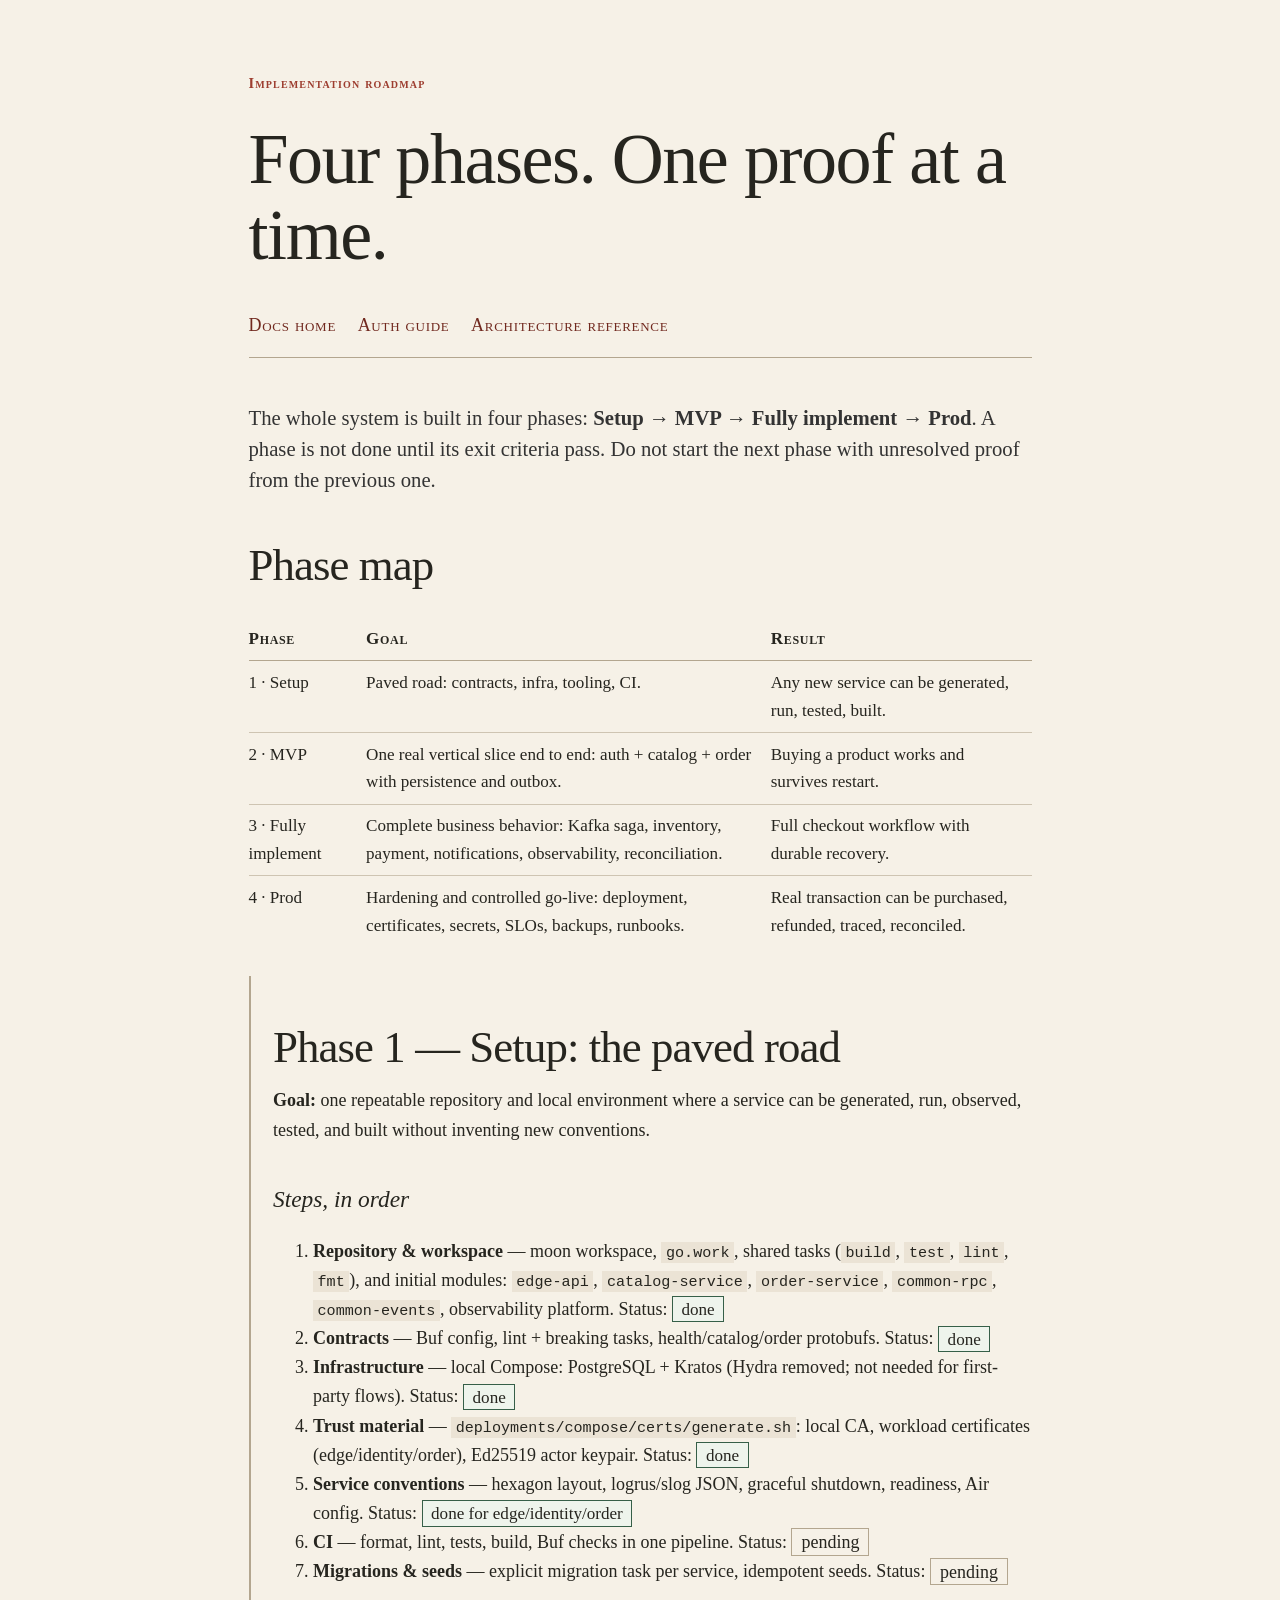
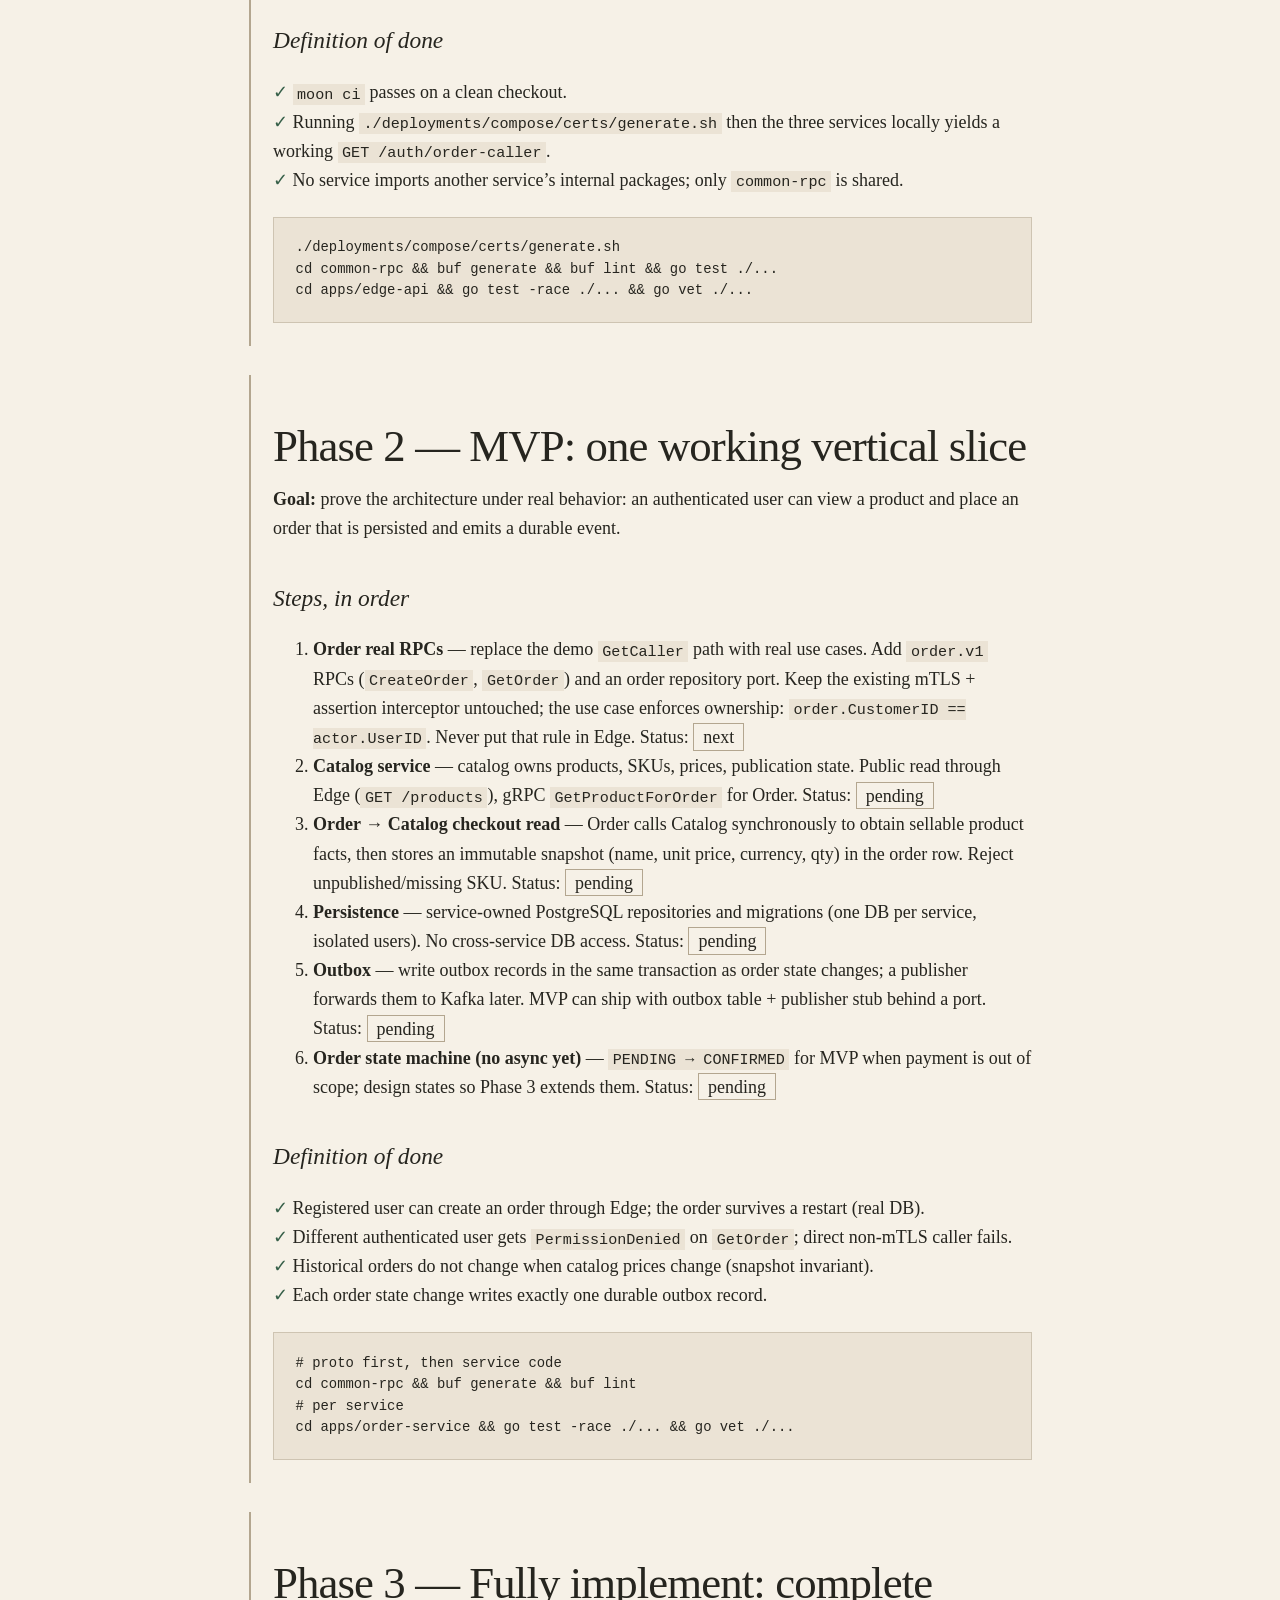
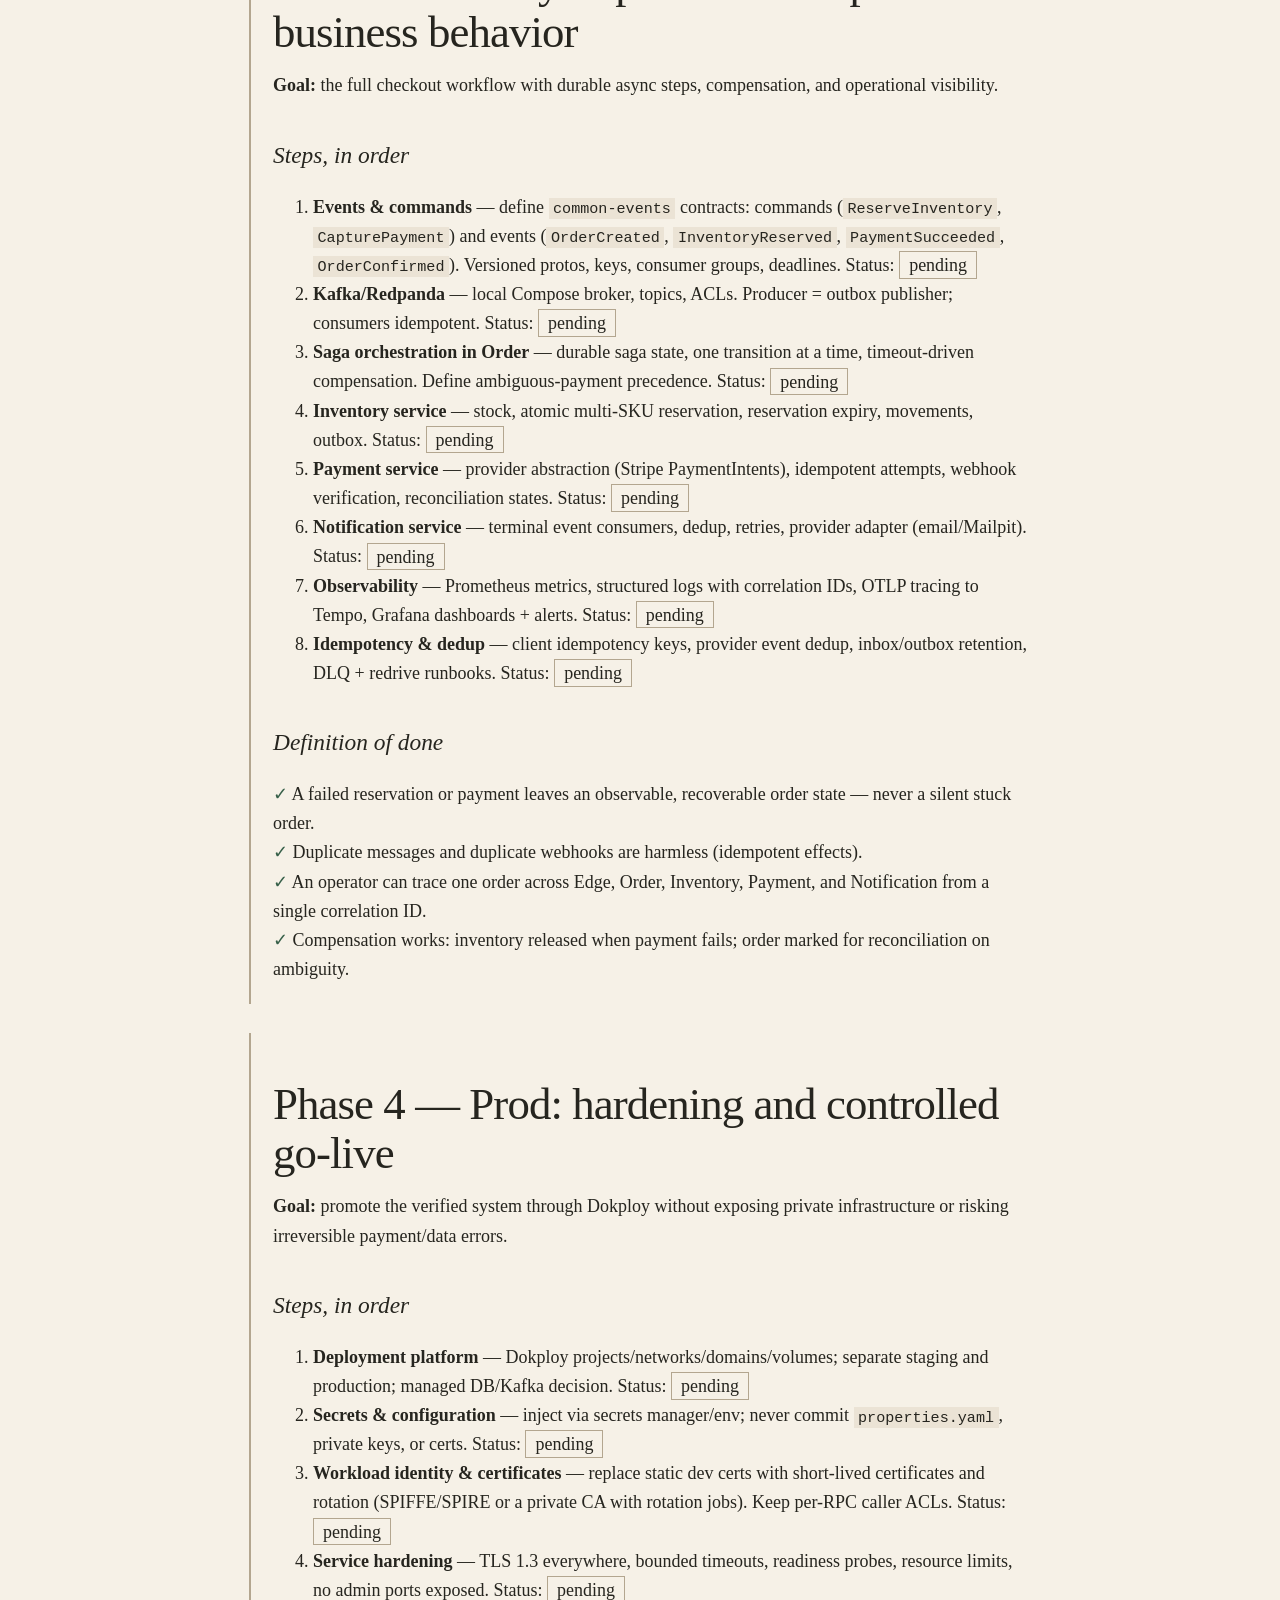
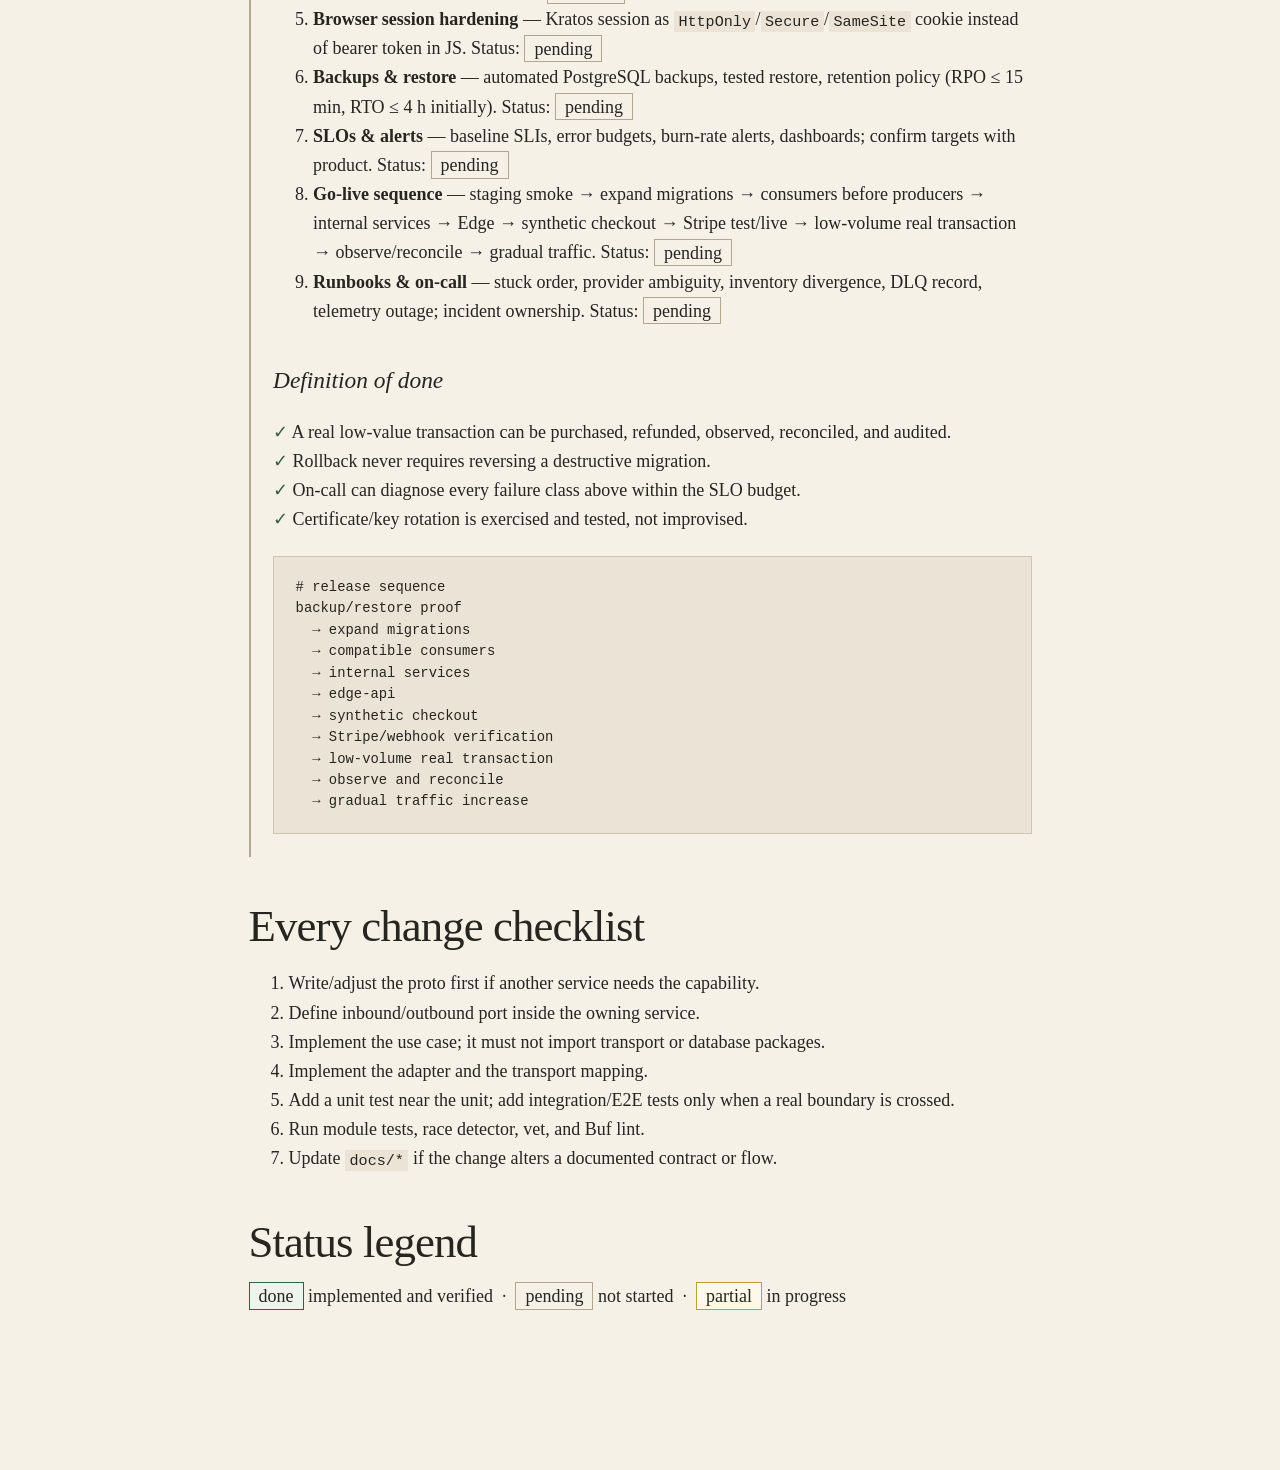
<file: docs/implementation.html>
<!doctype html>
<html lang="en"><head><meta charset="utf-8"><meta name="viewport" content="width=device-width,initial-scale=1"><title>Implementation Roadmap</title><link rel="stylesheet" href="style.css"></head>
<body><main><p class="eyebrow">Implementation roadmap</p><h1>Four phases. One proof at a time.</h1>
<nav><a href="index.html">Docs home</a><a href="auth.html">Auth guide</a><a href="architecture.html">Architecture reference</a></nav>
<p class="lead">The whole system is built in four phases: <strong>Setup → MVP → Fully implement → Prod</strong>. A phase is not done until its exit criteria pass. Do not start the next phase with unresolved proof from the previous one.</p>

<section><h2>Phase map</h2><table><thead><tr><th>Phase</th><th>Goal</th><th>Result</th></tr></thead><tbody>
<tr><td>1 · Setup</td><td>Paved road: contracts, infra, tooling, CI.</td><td>Any new service can be generated, run, tested, built.</td></tr>
<tr><td>2 · MVP</td><td>One real vertical slice end to end: auth + catalog + order with persistence and outbox.</td><td>Buying a product works and survives restart.</td></tr>
<tr><td>3 · Fully implement</td><td>Complete business behavior: Kafka saga, inventory, payment, notifications, observability, reconciliation.</td><td>Full checkout workflow with durable recovery.</td></tr>
<tr><td>4 · Prod</td><td>Hardening and controlled go-live: deployment, certificates, secrets, SLOs, backups, runbooks.</td><td>Real transaction can be purchased, refunded, traced, reconciled.</td></tr>
</tbody></table></section>

<section class="step"><h2>Phase 1 — Setup: the paved road</h2>
<p><strong>Goal:</strong> one repeatable repository and local environment where a service can be generated, run, observed, tested, and built without inventing new conventions.</p>
<h3>Steps, in order</h3>
<ol>
<li><strong>Repository & workspace</strong> — moon workspace, <code>go.work</code>, shared tasks (<code>build</code>, <code>test</code>, <code>lint</code>, <code>fmt</code>), and initial modules: <code>edge-api</code>, <code>catalog-service</code>, <code>order-service</code>, <code>common-rpc</code>, <code>common-events</code>, observability platform. Status: <span class="ok" style="padding:.15em .5em;border:1px solid var(--ok-rule);background:var(--ok-bg)">done</span></li>
<li><strong>Contracts</strong> — Buf config, lint + breaking tasks, health/catalog/order protobufs. Status: <span class="ok" style="padding:.15em .5em;border:1px solid var(--ok-rule);background:var(--ok-bg)">done</span></li>
<li><strong>Infrastructure</strong> — local Compose: PostgreSQL + Kratos (Hydra removed; not needed for first-party flows). Status: <span class="ok" style="padding:.15em .5em;border:1px solid var(--ok-rule);background:var(--ok-bg)">done</span></li>
<li><strong>Trust material</strong> — <code>deployments/compose/certs/generate.sh</code>: local CA, workload certificates (edge/identity/order), Ed25519 actor keypair. Status: <span class="ok" style="padding:.15em .5em;border:1px solid var(--ok-rule);background:var(--ok-bg)">done</span></li>
<li><strong>Service conventions</strong> — hexagon layout, logrus/slog JSON, graceful shutdown, readiness, Air config. Status: <span class="ok" style="padding:.15em .5em;border:1px solid var(--ok-rule);background:var(--ok-bg)">done for edge/identity/order</span></li>
<li><strong>CI</strong> — format, lint, tests, build, Buf checks in one pipeline. Status: <span style="padding:.15em .5em;border:1px solid var(--rule-strong)">pending</span></li>
<li><strong>Migrations & seeds</strong> — explicit migration task per service, idempotent seeds. Status: <span style="padding:.15em .5em;border:1px solid var(--rule-strong)">pending</span></li>
</ol>
<h3>Definition of done</h3>
<ul class="checklist"><li><code>moon ci</code> passes on a clean checkout.</li>
<li>Running <code>./deployments/compose/certs/generate.sh</code> then the three services locally yields a working <code>GET /auth/order-caller</code>.</li>
<li>No service imports another service’s internal packages; only <code>common-rpc</code> is shared.</li></ul>
<pre><code>./deployments/compose/certs/generate.sh
cd common-rpc && buf generate && buf lint && go test ./...
cd apps/edge-api && go test -race ./... && go vet ./...</code></pre>
</section>

<section class="step"><h2>Phase 2 — MVP: one working vertical slice</h2>
<p><strong>Goal:</strong> prove the architecture under real behavior: an authenticated user can view a product and place an order that is persisted and emits a durable event.</p>
<h3>Steps, in order</h3>
<ol>
<li><strong>Order real RPCs</strong> — replace the demo <code>GetCaller</code> path with real use cases. Add <code>order.v1</code> RPCs (<code>CreateOrder</code>, <code>GetOrder</code>) and an order repository port. Keep the existing mTLS + assertion interceptor untouched; the use case enforces ownership: <code>order.CustomerID == actor.UserID</code>. Never put that rule in Edge. Status: <span style="padding:.15em .5em;border:1px solid var(--rule-strong)">next</span></li>
<li><strong>Catalog service</strong> — catalog owns products, SKUs, prices, publication state. Public read through Edge (<code>GET /products</code>), gRPC <code>GetProductForOrder</code> for Order. Status: <span style="padding:.15em .5em;border:1px solid var(--rule-strong)">pending</span></li>
<li><strong>Order → Catalog checkout read</strong> — Order calls Catalog synchronously to obtain sellable product facts, then stores an immutable snapshot (name, unit price, currency, qty) in the order row. Reject unpublished/missing SKU. Status: <span style="padding:.15em .5em;border:1px solid var(--rule-strong)">pending</span></li>
<li><strong>Persistence</strong> — service-owned PostgreSQL repositories and migrations (one DB per service, isolated users). No cross-service DB access. Status: <span style="padding:.15em .5em;border:1px solid var(--rule-strong)">pending</span></li>
<li><strong>Outbox</strong> — write outbox records in the same transaction as order state changes; a publisher forwards them to Kafka later. MVP can ship with outbox table + publisher stub behind a port. Status: <span style="padding:.15em .5em;border:1px solid var(--rule-strong)">pending</span></li>
<li><strong>Order state machine (no async yet)</strong> — <code>PENDING → CONFIRMED</code> for MVP when payment is out of scope; design states so Phase 3 extends them. Status: <span style="padding:.15em .5em;border:1px solid var(--rule-strong)">pending</span></li>
</ol>
<h3>Definition of done</h3>
<ul class="checklist"><li>Registered user can create an order through Edge; the order survives a restart (real DB).</li>
<li>Different authenticated user gets <code>PermissionDenied</code> on <code>GetOrder</code>; direct non-mTLS caller fails.</li>
<li>Historical orders do not change when catalog prices change (snapshot invariant).</li>
<li>Each order state change writes exactly one durable outbox record.</li></ul>
<pre><code># proto first, then service code
cd common-rpc && buf generate && buf lint
# per service
cd apps/order-service && go test -race ./... && go vet ./...</code></pre>
</section>

<section class="step"><h2>Phase 3 — Fully implement: complete business behavior</h2>
<p><strong>Goal:</strong> the full checkout workflow with durable async steps, compensation, and operational visibility.</p>
<h3>Steps, in order</h3>
<ol>
<li><strong>Events & commands</strong> — define <code>common-events</code> contracts: commands (<code>ReserveInventory</code>, <code>CapturePayment</code>) and events (<code>OrderCreated</code>, <code>InventoryReserved</code>, <code>PaymentSucceeded</code>, <code>OrderConfirmed</code>). Versioned protos, keys, consumer groups, deadlines. Status: <span style="padding:.15em .5em;border:1px solid var(--rule-strong)">pending</span></li>
<li><strong>Kafka/Redpanda</strong> — local Compose broker, topics, ACLs. Producer = outbox publisher; consumers idempotent. Status: <span style="padding:.15em .5em;border:1px solid var(--rule-strong)">pending</span></li>
<li><strong>Saga orchestration in Order</strong> — durable saga state, one transition at a time, timeout-driven compensation. Define ambiguous-payment precedence. Status: <span style="padding:.15em .5em;border:1px solid var(--rule-strong)">pending</span></li>
<li><strong>Inventory service</strong> — stock, atomic multi-SKU reservation, reservation expiry, movements, outbox. Status: <span style="padding:.15em .5em;border:1px solid var(--rule-strong)">pending</span></li>
<li><strong>Payment service</strong> — provider abstraction (Stripe PaymentIntents), idempotent attempts, webhook verification, reconciliation states. Status: <span style="padding:.15em .5em;border:1px solid var(--rule-strong)">pending</span></li>
<li><strong>Notification service</strong> — terminal event consumers, dedup, retries, provider adapter (email/Mailpit). Status: <span style="padding:.15em .5em;border:1px solid var(--rule-strong)">pending</span></li>
<li><strong>Observability</strong> — Prometheus metrics, structured logs with correlation IDs, OTLP tracing to Tempo, Grafana dashboards + alerts. Status: <span style="padding:.15em .5em;border:1px solid var(--rule-strong)">pending</span></li>
<li><strong>Idempotency & dedup</strong> — client idempotency keys, provider event dedup, inbox/outbox retention, DLQ + redrive runbooks. Status: <span style="padding:.15em .5em;border:1px solid var(--rule-strong)">pending</span></li>
</ol>
<h3>Definition of done</h3>
<ul class="checklist"><li>A failed reservation or payment leaves an observable, recoverable order state — never a silent stuck order.</li>
<li>Duplicate messages and duplicate webhooks are harmless (idempotent effects).</li>
<li>An operator can trace one order across Edge, Order, Inventory, Payment, and Notification from a single correlation ID.</li>
<li>Compensation works: inventory released when payment fails; order marked for reconciliation on ambiguity.</li></ul>
</section>

<section class="step"><h2>Phase 4 — Prod: hardening and controlled go-live</h2>
<p><strong>Goal:</strong> promote the verified system through Dokploy without exposing private infrastructure or risking irreversible payment/data errors.</p>
<h3>Steps, in order</h3>
<ol>
<li><strong>Deployment platform</strong> — Dokploy projects/networks/domains/volumes; separate staging and production; managed DB/Kafka decision. Status: <span style="padding:.15em .5em;border:1px solid var(--rule-strong)">pending</span></li>
<li><strong>Secrets & configuration</strong> — inject via secrets manager/env; never commit <code>properties.yaml</code>, private keys, or certs. Status: <span style="padding:.15em .5em;border:1px solid var(--rule-strong)">pending</span></li>
<li><strong>Workload identity & certificates</strong> — replace static dev certs with short-lived certificates and rotation (SPIFFE/SPIRE or a private CA with rotation jobs). Keep per-RPC caller ACLs. Status: <span style="padding:.15em .5em;border:1px solid var(--rule-strong)">pending</span></li>
<li><strong>Service hardening</strong> — TLS 1.3 everywhere, bounded timeouts, readiness probes, resource limits, no admin ports exposed. Status: <span style="padding:.15em .5em;border:1px solid var(--rule-strong)">pending</span></li>
<li><strong>Browser session hardening</strong> — Kratos session as <code>HttpOnly</code>/<code>Secure</code>/<code>SameSite</code> cookie instead of bearer token in JS. Status: <span style="padding:.15em .5em;border:1px solid var(--rule-strong)">pending</span></li>
<li><strong>Backups & restore</strong> — automated PostgreSQL backups, tested restore, retention policy (RPO ≤ 15 min, RTO ≤ 4 h initially). Status: <span style="padding:.15em .5em;border:1px solid var(--rule-strong)">pending</span></li>
<li><strong>SLOs & alerts</strong> — baseline SLIs, error budgets, burn-rate alerts, dashboards; confirm targets with product. Status: <span style="padding:.15em .5em;border:1px solid var(--rule-strong)">pending</span></li>
<li><strong>Go-live sequence</strong> — staging smoke → expand migrations → consumers before producers → internal services → Edge → synthetic checkout → Stripe test/live → low-volume real transaction → observe/reconcile → gradual traffic. Status: <span style="padding:.15em .5em;border:1px solid var(--rule-strong)">pending</span></li>
<li><strong>Runbooks & on-call</strong> — stuck order, provider ambiguity, inventory divergence, DLQ record, telemetry outage; incident ownership. Status: <span style="padding:.15em .5em;border:1px solid var(--rule-strong)">pending</span></li>
</ol>
<h3>Definition of done</h3>
<ul class="checklist"><li>A real low-value transaction can be purchased, refunded, observed, reconciled, and audited.</li>
<li>Rollback never requires reversing a destructive migration.</li>
<li>On-call can diagnose every failure class above within the SLO budget.</li>
<li>Certificate/key rotation is exercised and tested, not improvised.</li></ul>
<pre><code># release sequence
backup/restore proof
  → expand migrations
  → compatible consumers
  → internal services
  → edge-api
  → synthetic checkout
  → Stripe/webhook verification
  → low-volume real transaction
  → observe and reconcile
  → gradual traffic increase</code></pre>
</section>

<section><h2>Every change checklist</h2><ol>
<li>Write/adjust the proto first if another service needs the capability.</li>
<li>Define inbound/outbound port inside the owning service.</li>
<li>Implement the use case; it must not import transport or database packages.</li>
<li>Implement the adapter and the transport mapping.</li>
<li>Add a unit test near the unit; add integration/E2E tests only when a real boundary is crossed.</li>
<li>Run module tests, race detector, vet, and Buf lint.</li>
<li>Update <code>docs/*</code> if the change alters a documented contract or flow.</li>
</ol></section>

<section><h2>Status legend</h2><p><span style="padding:.15em .5em;border:1px solid var(--ok-rule);background:var(--ok-bg)">done</span> implemented and verified &nbsp;·&nbsp; <span style="padding:.15em .5em;border:1px solid var(--rule-strong)">pending</span> not started &nbsp;·&nbsp; <span style="padding:.15em .5em;border:1px solid #b8a03c;background:var(--warn-bg)">partial</span> in progress</p></section>
</main></body></html>
</file>
<file: docs/style.css>
/* Tufte-inspired design: paper, serif, margin notes, horizontal rules only. */

/* ---------- Tufte-inspired design: paper, serif, margin notes, horizontal rules only. ---------- */

:root {
  --paper: #f6f1e7;
  --paper-deep: #eee6d8;
  --paper-2: #eee6d8;
  --ink: #26251f;
  --muted: #6b685e;
  --faint: #989284;
  --rule: #cec4b2;
  --rule-strong: #b3a68f;
  --link: #71291f;
  --link-hover: #9d3d2f;
  --accent: #9d3d2f;
  --accent-dark: #71291f;
  --green: #365f48;
  --blue: #355c70;
  --code-bg: #ebe3d5;
  --warn-bg: #fdf8e7;
  --warn-rule: #b8a03c;
  --ok-bg: #eef4ec;
  --ok-rule: #365f48;
  --max: 1380px;
  --text: 720px;
  --margin: 330px;
}

* { box-sizing: border-box; }

html { font-size: 18px; }

body {
  margin: 0;
  background: var(--paper);
  color: var(--ink);
  font-family: "ETBembo", "Palatino Linotype", Palatino, "Book Antiqua", Georgia, "Times New Roman", serif;
  font-size: 1rem;
  line-height: 1.62;
  font-feature-settings: "liga" 1, "kern" 1;
  text-rendering: optimizeLegibility;
}

main {
  max-width: 46rem;
  margin: 0 auto;
  padding: 4rem 1.25rem 8rem;
}

.page main {
  max-width: none;
  margin: 0;
  padding: 2rem 0 0;
}

/* ---------- Architecture field-guide layout (architecture.html) ---------- */

.page section {
  display: grid;
  grid-template-columns: minmax(0, var(--text)) minmax(220px, var(--margin));
  column-gap: clamp(3rem, 8vw, 8rem);
  align-items: start;
}

.page article.content { grid-column: 1; }

.page aside.margin-column {
  grid-column: 2;
  grid-row: 1 / span 2;
  padding-top: 0.25rem;
}

.page {
  width: min(calc(100% - 40px), var(--max));
  margin: 0 auto;
  padding: 0 0 9rem;
}

header {
  position: relative;
  min-height: 76vh;
  display: grid;
  grid-template-columns: minmax(0, var(--text)) minmax(220px, var(--margin));
  gap: clamp(3rem, 8vw, 8rem);
  align-items: end;
  padding: clamp(5rem, 12vw, 11rem) 0 5rem;
  border-bottom: 1px solid var(--ink);
}

header .kicker { margin: 0 0 1.2rem; }
header h1 {
  max-width: 760px;
  margin: 0;
  font-size: clamp(3.25rem, 8vw, 7.3rem);
  line-height: 0.91;
  letter-spacing: -0.055em;
}

.edition {
  align-self: end;
  padding-bottom: 0.55rem;
  color: var(--muted);
  font-size: 0.92rem;
  font-variant: normal;
  letter-spacing: normal;
  text-transform: none;
}

.edition strong {
  display: block;
  margin-bottom: 0.45rem;
  color: var(--ink);
  font-size: 0.72rem;
  letter-spacing: 0.12em;
  text-transform: uppercase;
  font-variant: normal;
}

.toc {
  display: grid;
  grid-template-columns: minmax(0, var(--text)) minmax(220px, var(--margin));
  gap: clamp(3rem, 8vw, 8rem);
  padding: 3rem 0 4rem;
  border-bottom: 1px solid var(--rule);
}

.toc ol {
  margin: 1.5rem 0 0;
  columns: 2;
  column-gap: 3rem;
  counter-reset: toc;
}

.toc li {
  counter-increment: toc;
  break-inside: avoid;
  font-size: 0.95rem;
}

.toc li::before {
  content: counter(toc, decimal-leading-zero) " ";
  margin-right: 0.5rem;
  font-size: 0.72rem;
  color: var(--faint);
}

.toc a { text-decoration: none; }
.toc a:hover { text-decoration: underline; }

h2 .number {
  display: block;
  margin-bottom: 0.75rem;
  font-size: 0.72rem;
  letter-spacing: 0.16em;
  color: var(--accent);
}

.small { font-size: 0.88rem; color: var(--muted); }
.nowrap { white-space: nowrap; }
hr { border: 0; border-top: 1px solid var(--rule); margin: 4rem 0; }

.node.public { background: #efe2d5; border-color: var(--accent-dark); }
.node.sync { background: #e4ece8; border-color: var(--green); }
.node.async { background: #e4eaed; border-color: var(--blue); }
.node.data { background: #ebe5d7; border-style: dashed; }

.span-2 { flex: 0 0 120px; }
.span-3 { flex: 1 1 140px; }
.span-6 { flex: 1 1 300px; }
.center-6 { flex: 0 0 300px; }


/* ---------- Headings: Tufte weight, not display-weight ---------- */

h1 {
  font-size: clamp(2.6rem, 6vw, 4rem);
  font-weight: 400;
  line-height: 1.05;
  margin: 1.5rem 0 0.5rem;
  letter-spacing: -0.02em;
}

h2 {
  font-size: clamp(1.8rem, 3.5vw, 2.6rem);
  font-weight: 400;
  line-height: 1.1;
  margin: 2.5rem 0 0.6rem;
  letter-spacing: -0.02em;
}

h3 {
  font-size: 1.3rem;
  font-style: italic;
  font-weight: 400;
  margin: 2rem 0 0.4rem;
}

h4 {
  font-size: 1rem;
  font-weight: 700;
  font-variant: small-caps;
  letter-spacing: 0.05em;
  margin: 1.5rem 0 0.3rem;
}

/* ---------- Prose ---------- */

p, li { color: var(--ink); }

p { margin: 0.8rem 0; }

.lead {
  font-size: 1.15rem;
  line-height: 1.5;
  color: #333;
  margin: 1rem 0 1.5rem;
}

.eyebrow, .kicker {
  font-size: 0.8rem;
  font-weight: 600;
  font-variant: small-caps;
  letter-spacing: 0.08em;
  color: var(--accent);
  margin: 0 0 0.5rem;
}

.subtitle {
  font-size: 1.15rem;
  font-style: italic;
  color: var(--muted);
  max-width: 34rem;
}

.dropcap::first-letter {
  float: left;
  font-size: 3.4rem;
  line-height: 0.85;
  padding: 0.05em 0.1em 0 0;
  font-weight: 400;
}

/* ---------- Links: underlined, paper-toned ---------- */

a {
  color: var(--link);
  text-decoration: underline;
  text-underline-offset: 0.15em;
  text-decoration-thickness: 1px;
  text-decoration-color: #b3a68f;
}

a:hover { color: var(--link-hover); text-decoration-color: var(--link-hover); }

/* ---------- Sidenote layout: content column + right margin ---------- */



.sidenote, .margin-note {
  font-size: 0.78rem;
  line-height: 1.45;
  color: var(--muted);
  margin: 0 0 1.4rem;
}

.sidenote .mark { font-size: 0.7rem; vertical-align: super; margin-right: 0.25em; color: var(--accent); }

/* ---------- Rules and principles ---------- */

.rule { position: relative; margin: 1.1rem 0; padding-left: 2.2rem; }

.rule b {
  position: absolute;
  left: 0;
  top: 0.1em;
  font-weight: 400;
  font-variant: small-caps;
  color: var(--muted);
}

.callout {
  margin: 2.2rem auto;
  padding: 0.4rem 1.5rem;
  max-width: 30rem;
  font-style: italic;
  font-size: 1.05rem;
  text-align: center;
  color: #333;
  border-top: 1px solid var(--rule-strong);
  border-bottom: 1px solid var(--rule-strong);
}

/* ---------- Step blocks ---------- */

.step {
  border-left: 2px solid var(--rule-strong);
  padding: 0.1rem 0 0.1rem 1.25rem;
  margin: 1.6rem 0;
}

/* ---------- Warnings and notes ---------- */

.warn {
  padding: 0.8rem 1.1rem;
  margin: 1.2rem 0;
  background: var(--warn-bg);
  border-left: 3px solid var(--warn-rule);
  font-size: 0.95rem;
}

.ok {
  padding: 0.8rem 1.1rem;
  margin: 1.2rem 0;
  background: var(--ok-bg);
  border-left: 3px solid var(--ok-rule);
  font-size: 0.95rem;
}

/* ---------- Code ---------- */

code {
  font-family: "IBM Plex Mono", "SFMono-Regular", Consolas, "Liberation Mono", Menlo, monospace;
  font-size: 0.84em;
  background: var(--code-bg);
  padding: 0.1em 0.3em;
}

pre {
  font-family: "IBM Plex Mono", "SFMono-Regular", Consolas, "Liberation Mono", Menlo, monospace;
  font-size: 0.77rem;
  line-height: 1.55;
  overflow-x: auto;
  padding: 1.1rem 1.2rem;
  margin: 1.2rem 0;
  background: var(--code-bg);
  border: 1px solid var(--rule);
}

pre code { background: none; padding: 0; font-size: 1em; }

/* ---------- Tables: horizontal rules only ---------- */

table {
  width: 100%;
  border-collapse: collapse;
  margin: 1.5rem 0;
  font-size: 0.95rem;
}

th {
  text-align: left;
  font-variant: small-caps;
  letter-spacing: 0.04em;
  font-weight: 700;
  color: var(--ink);
  border-bottom: 1.5px solid var(--rule-strong);
  padding: 0.45em 0.9em 0.45em 0;
}

td {
  border-bottom: 1px solid var(--rule);
  padding: 0.45em 0.9em 0.45em 0;
  vertical-align: top;
}

tr:last-child td { border-bottom: none; }

/* ---------- TOC / nav ---------- */

.toc ol { list-style: none; padding-left: 0; margin: 0; }

.toc li { margin: 0.25rem 0; font-size: 0.95rem; }

nav {
  margin: 1.5rem 0 2.5rem;
  padding: 0.6rem 0 0.9rem;
  border-bottom: 1px solid var(--rule-strong);
}

nav a {
  margin-right: 1.2rem;
  font-variant: small-caps;
  letter-spacing: 0.04em;
  text-decoration: none;
}

nav a:hover { text-decoration: underline; text-decoration-color: var(--ink); }

/* ---------- Cards (index) ---------- */

.grid {
  display: grid;
  grid-template-columns: repeat(auto-fit, minmax(200px, 1fr));
  gap: 1rem;
  margin: 2rem 0;
}

.card {
  display: block;
  padding: 1.1rem 1.2rem;
  background: var(--paper-2);
  border: 1px solid var(--rule);
  text-decoration: none;
}

.card h2 { margin: 0 0 0.4rem; font-size: 1.25rem; }

.card p { margin: 0; color: var(--muted); font-size: 0.9rem; }

.card:hover { border-color: var(--rule-strong); }

/* ---------- Architecture diagram ---------- */

.architecture {
  display: flex;
  flex-direction: column;
  gap: 0.25rem;
  margin: 1.2rem 0;
}

.arch-row {
  display: flex;
  justify-content: center;
  flex-wrap: wrap;
  gap: 0.4rem;
}

.node {
  border: 1px solid var(--rule-strong);
  background: var(--paper-2);
  padding: 0.5rem 0.9rem;
  font-size: 0.8rem;
  text-align: center;
  min-width: 8rem;
}

.node strong { display: block; font-weight: 700; font-size: 0.9rem; }

.node small { display: block; color: var(--muted); font-size: 0.72rem; line-height: 1.35; margin-top: 0.15em; }

.node.span-4 { flex: 1 1 180px; }
.node.center-4 { flex: 0 0 190px; }
.node.span-12 { flex: 1 1 100%; }

.connector {
  text-align: center;
  color: var(--faint);
  font-size: 0.7rem;
  font-variant: small-caps;
  letter-spacing: 0.06em;
  padding: 0.1rem 0;
}

figure.figure {
  grid-column: 1 / -1;
  margin: 2.5rem 0 1.5rem;
  padding: clamp(1rem, 3vw, 2.2rem);
  border-top: 1px solid var(--ink);
  border-bottom: 1px solid var(--ink);
  background: rgba(255, 255, 255, 0.18);
}

figcaption {
  font-size: 0.78rem;
  color: var(--muted);
  margin-top: 0.6rem;
  border-top: 1px solid var(--rule);
  padding-top: 0.5rem;
}

.figure-number { font-variant: small-caps; letter-spacing: 0.06em; margin-right: 0.4em; color: var(--accent); }

/* ---------- State flows ---------- */

.state-flow {
  display: flex;
  flex-wrap: wrap;
  align-items: center;
  gap: 0.4rem;
  margin: 1rem 0;
}

.state {
  border: 1px solid var(--rule-strong);
  padding: 0.12rem 0.55rem;
  font-size: 0.75rem;
  font-variant: small-caps;
  letter-spacing: 0.04em;
  background: var(--paper-2);
}

.arrow { color: var(--faint); }

/* ---------- Checklists and phases ---------- */

.checklist { list-style: none; padding-left: 0; }

.checklist li::before { content: "✓  "; color: var(--ok-rule); }

.phase {
  margin: 2rem 0;
  padding-left: 1.4rem;
  border-left: 2px solid var(--rule-strong);
}

.phase-id {
  font-size: 0.78rem;
  font-variant: small-caps;
  letter-spacing: 0.08em;
  color: var(--muted);
  margin-bottom: 0.4rem;
}

/* ---------- Misc ---------- */

.edition {
  float: right;
  font-size: 0.78rem;
  color: var(--muted);
  font-variant: small-caps;
  letter-spacing: 0.05em;
}

.number {
  font-variant: small-caps;
  color: var(--muted);
  margin-right: 0.4em;
  font-weight: 400;
}

.footer {
  margin-top: 4rem;
  padding-top: 1rem;
  border-top: 1px solid var(--rule);
  font-size: 0.8rem;
  color: var(--muted);
}

blockquote {
  font-style: italic;
  margin: 1.5rem 0;
  padding: 0.2rem 1.5rem;
  border-left: 2px solid var(--rule-strong);
  color: #333;
}

blockquote footer { margin-top: 0.4rem; font-size: 0.8rem; color: var(--muted); }

/* ---------- Responsive ---------- */

@media (max-width: 980px) {
  header, .toc, section, .footer { grid-template-columns: minmax(0, 1fr); gap: 1.5rem; }

  .margin-column, .edition { grid-column: 1; }

  .margin-column { display: grid; grid-template-columns: repeat(2, minmax(0, 1fr)); gap: 1.2rem; }

  header { min-height: auto; }

  .node.span-2, .node.span-3, .node.span-4, .node.span-6, .node.center-4, .node.center-6 {
    flex: 1 1 40%;
  }
}

@media (max-width: 640px) {
  body { font-size: 17px; }

  .page { width: min(calc(100% - 28px), var(--max)); }

  header { padding-top: 4rem; }

  header h1 { font-size: clamp(3rem, 17vw, 5rem); }

  .toc ol { columns: 1; }

  .arch-row { display: block; }

  .node { margin-bottom: 0.65rem; }

  .connector { margin: 0.8rem 0; }

  table { display: block; overflow-x: auto; }
}

@media print {
  body { background: #fff; font-size: 11pt; }

  .page { width: 100%; max-width: none; padding: 0; }

  header { min-height: auto; padding-top: 2cm; }

  section { break-before: page; }

  a { color: inherit; text-decoration: none; }

  .figure, pre, table { break-inside: avoid; }
}
</file>
